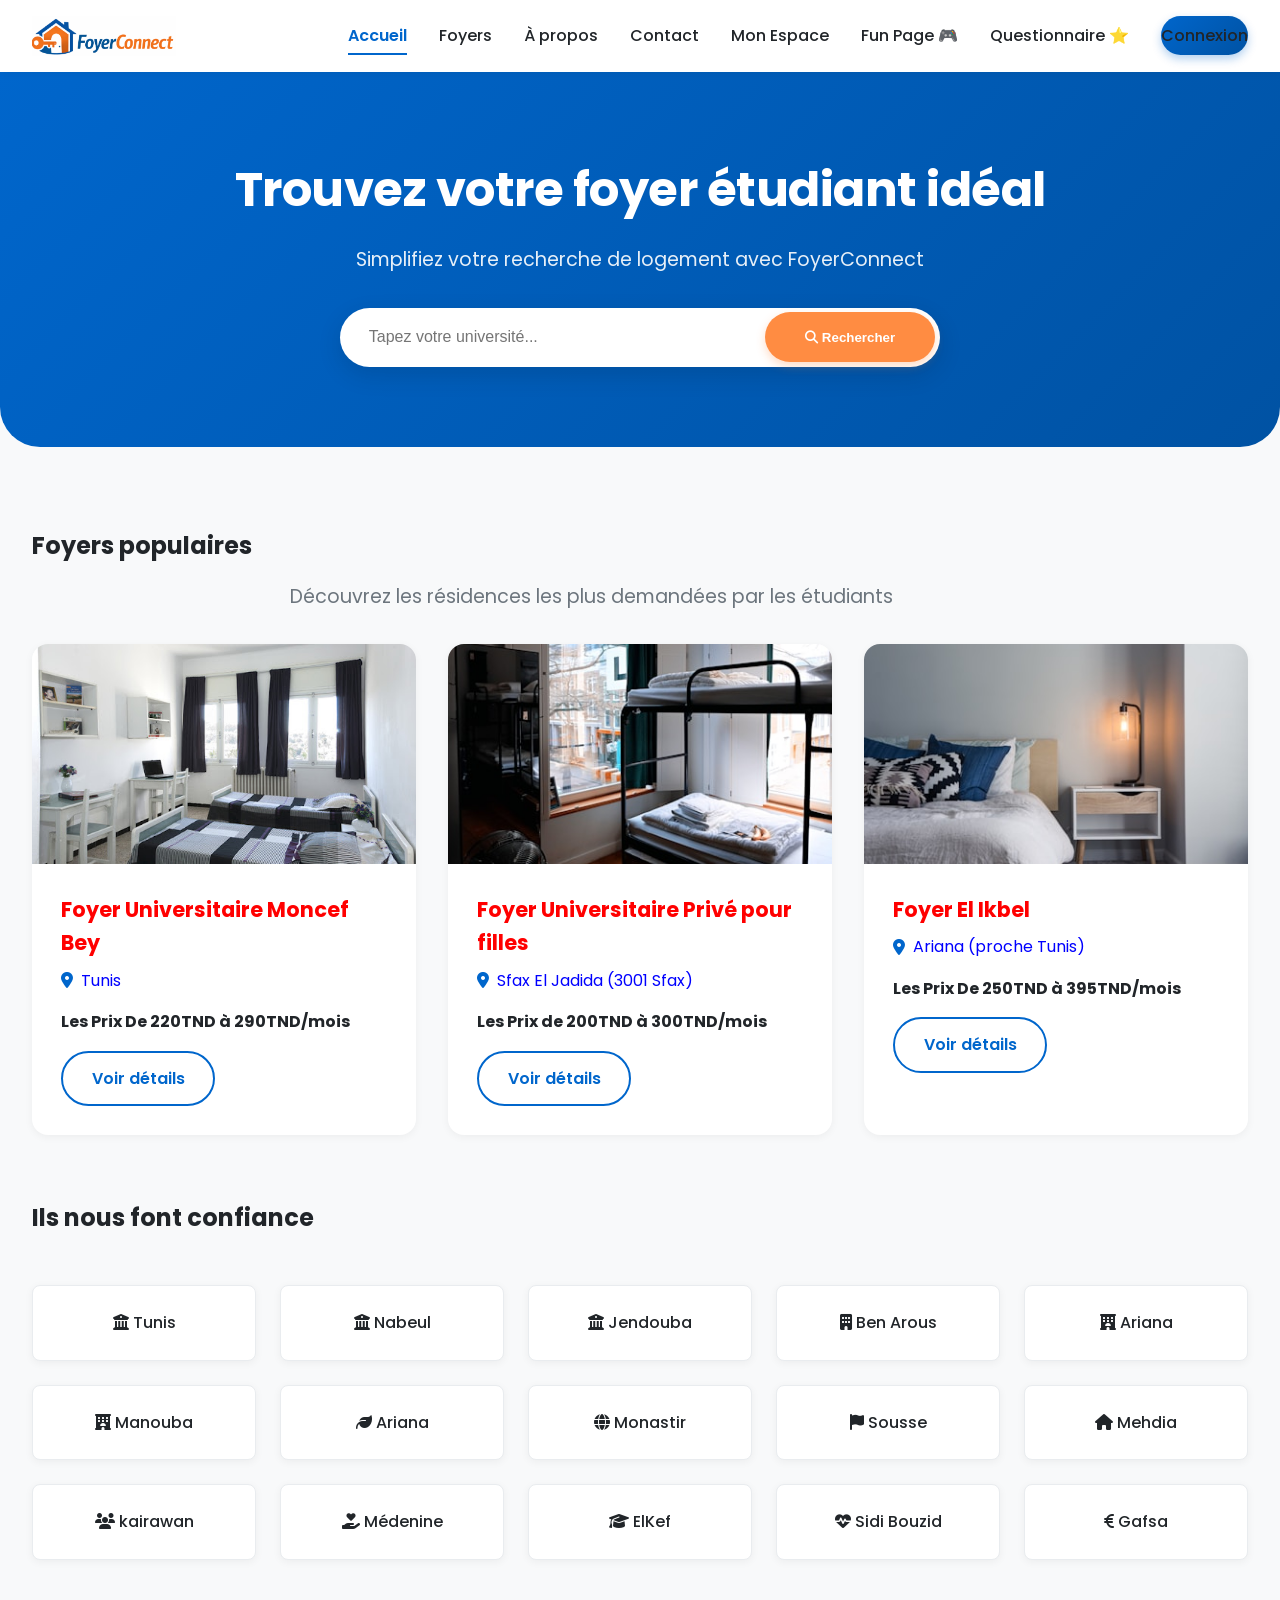
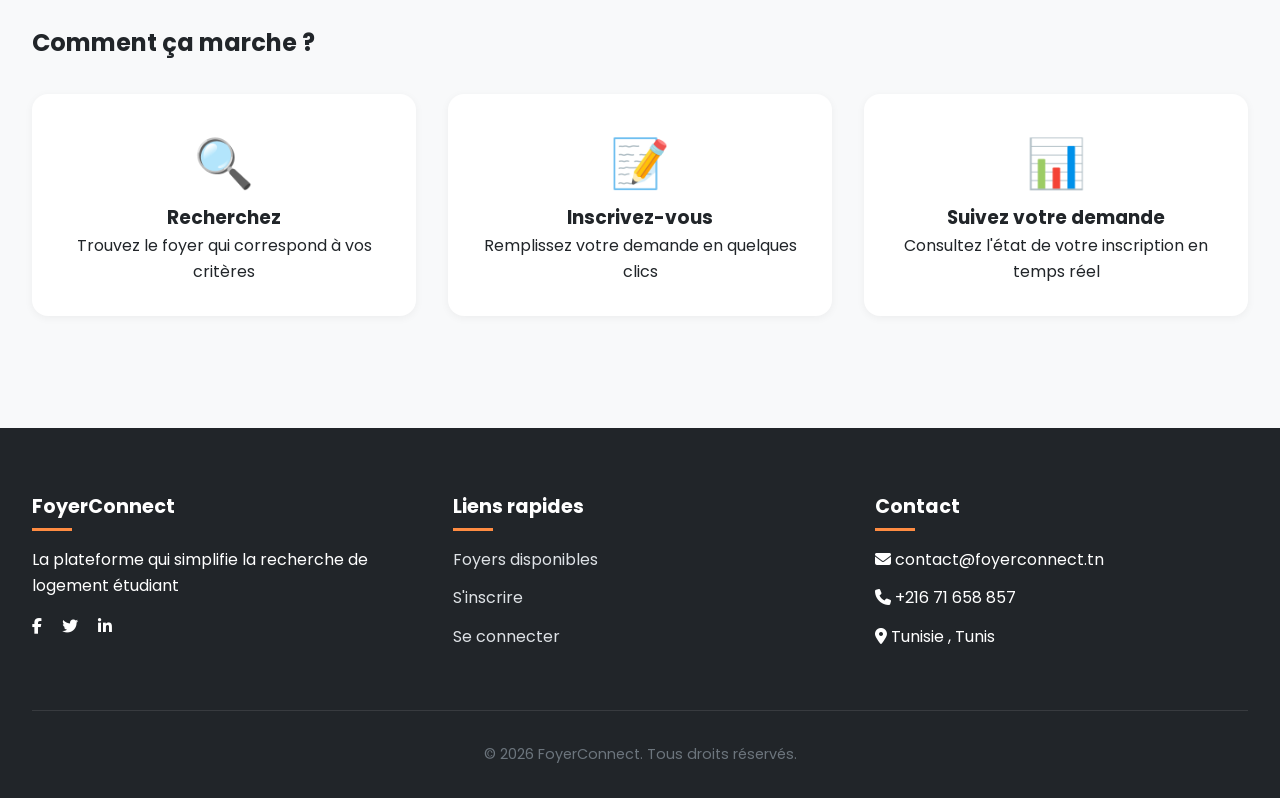
<file: index.html>
<!DOCTYPE html>
<html lang="fr">
<head>
    <meta charset="UTF-8">
    <meta name="viewport" content="width=device-width, initial-scale=1.0">
    <title>FoyerConnect - Trouvez votre logement étudiant</title>
    <link rel="stylesheet" href="css/index.css">
    <link rel="stylesheet" href="https://cdnjs.cloudflare.com/ajax/libs/font-awesome/6.4.0/css/all.min.css">
    <style>
        .intro-text {
            font-size: 1.2rem;
            color: var(--gray-600);
            max-width: 700px;
            margin: 1rem auto 2rem;
        }
    </style>
</head>
<body>
    <header>
        <nav>
            <div class="logo">
                <a href="index.html">
                    <img src="images/logo 1.png" alt="FoyerConnect" style="height: 40px;"> <!-- inline -->
                </a>
            </div>
            <ul class="nav-links">
                <li><a href="index.html" class="active">Accueil</a></li>
                <li><a href="html/foyers.html">Foyers</a></li>
                <li><a href="html/a-propos.html">À propos</a></li>
                <li><a href="html/contact-updated.html">Contact</a></li>
                <li><a href="html/espace-candidat-dynamique.html">Mon Espace</a></li>
                <li><a href="html/funpage.html">Fun Page 🎮</a></li>
                <li><a href="html/questionnaire.html">Questionnaire ⭐</a></li>
                <li><a href="html/connexion.html" class="btn-connexion">Connexion</a></li>
            </ul>
        </nav>
    </header>
    <main>
        <section class="hero">
            <h1>Trouvez votre foyer étudiant idéal</h1>
            <p>Simplifiez votre recherche de logement avec FoyerConnect</p>
            <form class="search-box" action="php/recherche.php" method="GET">
                <input type="text" name="q" placeholder="Tapez votre université...">
                <button type="submit"><i class="fas fa-search"></i> Rechercher</button>
            </form>
        </section>

        <div class="container">
            <section>
                <h2>Foyers populaires</h2>
                <p class="intro-text">Découvrez les résidences les plus demandées par les étudiants</p>
                <div class="card-grid">

                    <div class="card">
                        <img src="images/foyer 1.jpg" class="card-img" alt="chambre">

                        <div class="card-content">
                            <h3 style="color:red">Foyer Universitaire Moncef Bey</h3>
                            <p class="card-meta"><i class="fas fa-map-marker-alt"></i> Tunis</p>
                            <p><strong>Les Prix De 220TND à 290TND/mois</strong></p>
                            <a href="foyer-moncefbey.html" class="btn btn-outline" style="margin-top: 1rem;">Voir détails</a>
                        </div>
                    </div>

                    <div class="card">
                        <img src="images/photo-1555854877-bab0e564b8d5.jpg" class="card-img" alt="chambre">

                        <div class="card-content">
                            <h3 style="color:red">Foyer Universitaire Privé pour filles</h3>
                            <p class="card-meta"><i class="fas fa-map-marker-alt"></i> Sfax El Jadida (3001 Sfax)</p>
                            <p><strong>Les Prix de 200TND à 300TND/mois</strong></p>
                            <a href="foyer-sfax-filles.html" class="btn btn-outline" style="margin-top: 1rem;">Voir détails</a>
                        </div>
                    </div>

                    <div class="card">
                        <img src="images/photo-1522771739844-6a9f6d5f14af.jpg" class="card-img" alt="chambre">

                        <div class="card-content">
                            <h3 style="color:red">Foyer El Ikbel</h3>
                            <p class="card-meta"><i class="fas fa-map-marker-alt"></i> Ariana (proche Tunis)</p>
                            <p><strong>Les Prix De 250TND à 395TND/mois</strong></p>
                            <a href="foyer-el-ikbel.html" class="btn btn-outline" style="margin-top: 1rem;">Voir détails</a>
                        </div>
                    </div>

                </div>
            </section>

            <!-- Grille 5 colonnes / 3 lignes -->
            <section style="margin-top: 4rem;">
                <h2>Ils nous font confiance</h2>
                <div class="grid-5-col">
                    <div class="grid-item"><i class="fas fa-university"></i> Tunis</div>
                    <div class="grid-item"><i class="fas fa-university"></i> Nabeul</div>
                    <div class="grid-item"><i class="fas fa-university"></i> Jendouba</div>
                    <div class="grid-item"><i class="fas fa-building"></i> Ben Arous</div>
                    <div class="grid-item"><i class="fas fa-hotel"></i> Ariana</div>
                    <div class="grid-item"><i class="fas fa-hotel"></i> Manouba</div>
                    <div class="grid-item"><i class="fas fa-leaf"></i> Ariana</div>
                    <div class="grid-item"><i class="fas fa-globe"></i> Monastir</div>
                    <div class="grid-item"><i class="fas fa-flag"></i> Sousse</div>
                    <div class="grid-item"><i class="fas fa-home"></i> Mehdia</div>
                    <div class="grid-item"><i class="fas fa-users"></i> kairawan</div>
                    <div class="grid-item"><i class="fas fa-hand-holding-heart"></i> Médenine</div>
                    <div class="grid-item"><i class="fas fa-graduation-cap"></i> ElKef</div>
                    <div class="grid-item"><i class="fas fa-heartbeat"></i> Sidi Bouzid</div>
                    <div class="grid-item"><i class="fas fa-euro-sign"></i> Gafsa</div>
                </div>
            </section>

            <section style="margin-top: 4rem;">
                <h2>Comment ça marche ?</h2>
                <div style="display: grid; grid-template-columns: repeat(3, 1fr); gap: 2rem; margin-top: 2rem;">
                    <div style="text-align: center; background: var(--white); padding: 2rem; border-radius: var(--border-radius); box-shadow: var(--shadow-sm);">
                        <div style="font-size: 3rem; color: var(--primary);">🔍</div>
                        <h3>Recherchez</h3>
                        <p>Trouvez le foyer qui correspond à vos critères</p>
                    </div>
                    <div style="text-align: center; background: var(--white); padding: 2rem; border-radius: var(--border-radius); box-shadow: var(--shadow-sm);">
                        <div style="font-size: 3rem; color: var(--primary);">📝</div>
                        <h3>Inscrivez-vous</h3>
                        <p>Remplissez votre demande en quelques clics</p>
                    </div>
                    <div style="text-align: center; background: var(--white); padding: 2rem; border-radius: var(--border-radius); box-shadow: var(--shadow-sm);">
                        <div style="font-size: 3rem; color: var(--primary);">📊</div>
                        <h3>Suivez votre demande</h3>
                        <p>Consultez l'état de votre inscription en temps réel</p>
                    </div>
                </div>
            </section>
        </div>
    </main>

    <footer>
        <div class="footer-content">
            <div class="footer-section">
                <h4>FoyerConnect</h4>
                <p>La plateforme qui simplifie la recherche de logement étudiant</p>
                <div style="margin-top: 1rem;">
                    <a href="#" style="margin-right: 1rem; color: var(--white);"><i class="fab fa-facebook-f"></i></a>
                    <a href="#" style="margin-right: 1rem; color: var(--white);"><i class="fab fa-twitter"></i></a>
                    <a href="#" style="color: var(--white);"><i class="fab fa-linkedin-in"></i></a>
                </div>
            </div>
            <div class="footer-section">
                <h4>Liens rapides</h4>
                <ul>
                    <li><a href="html/foyers.html">Foyers disponibles</a></li>
                    <li><a href="html/inscription.html">S'inscrire</a></li>
                    <li><a href="html/connexion.html">Se connecter</a></li>
                </ul>
            </div>
            <div class="footer-section">
                <h4>Contact</h4>
                <ul>
                    <li><i class="fas fa-envelope"></i> contact@foyerconnect.tn</li>
                    <li><i class="fas fa-phone"></i> +216 71 658 857</li>
                    <li><i class="fas fa-map-marker-alt"></i> Tunisie , Tunis</li>
                </ul>
            </div>
        </div>
        <div class="footer-bottom">
            <p>&copy; 2026 FoyerConnect. Tous droits réservés.</p>
        </div>
    </footer>
</body>
</html>
</file>
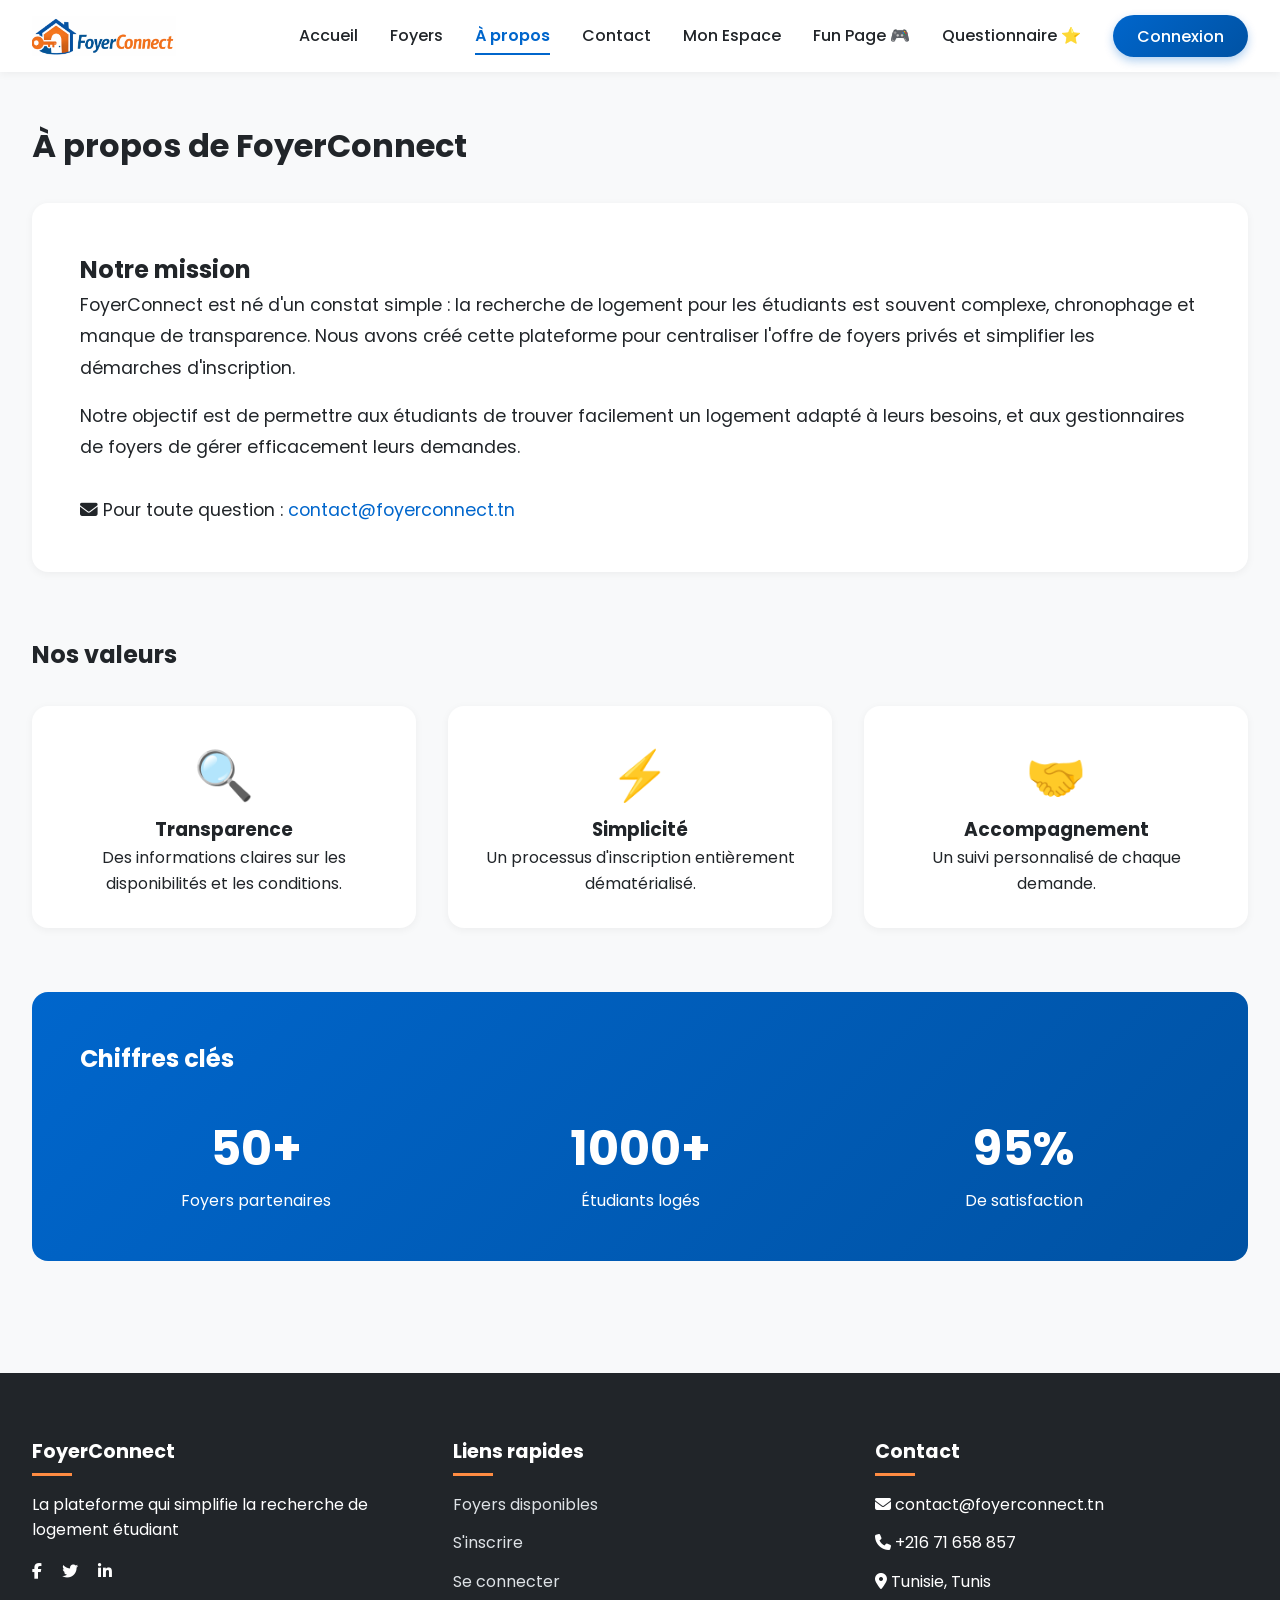
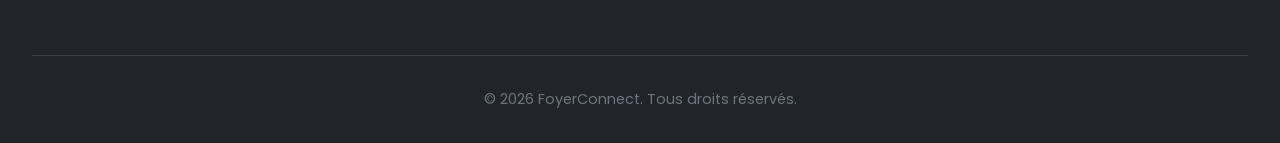
<file: html/a-propos.html>
<!DOCTYPE html>
<html lang="fr">
<head>
    <meta charset="UTF-8">
    <meta name="viewport" content="width=device-width, initial-scale=1.0">
    <title>À propos - FoyerConnect</title>
    <link rel="stylesheet" href="../css/a-propos.css">
    <link rel="stylesheet" href="https://cdnjs.cloudflare.com/ajax/libs/font-awesome/6.4.0/css/all.min.css">
</head>
<body>
    <header>
        <nav>
            <div class="logo">
                <a href="../index.html">
                    <img src="../images/logo 1.png" alt="FoyerConnect" style="height: 40px;">
                </a>
            </div>
            <ul class="nav-links">
                <li><a href="../index.html">Accueil</a></li>
                <li><a href="foyers.html">Foyers</a></li>
                <li><a href="a-propos.html" class="active">À propos</a></li>
                <li><a href="contact-updated.html">Contact</a></li>
                <li><a href="espace-candidat-dynamique.html">Mon Espace</a></li>
                <li><a href="funpage.html">Fun Page 🎮</a></li>
                <li><a href="questionnaire.html">Questionnaire ⭐</a></li>
                <li><a href="connexion.html" class="btn-connexion">Connexion</a></li>
            </ul>
        </nav>
    </header>

    <main>
        <div class="container">
            <h1>À propos de FoyerConnect</h1>
            
            <div style="background: var(--white); padding: 3rem; border-radius: var(--border-radius); box-shadow: var(--shadow-sm); margin: 2rem 0;">
                <h2>Notre mission</h2>
                <p style="font-size: 1.1rem; line-height: 1.8;">FoyerConnect est né d'un constat simple : la recherche de logement pour les étudiants est souvent complexe, chronophage et manque de transparence. Nous avons créé cette plateforme pour centraliser l'offre de foyers privés et simplifier les démarches d'inscription.</p>
                <p style="font-size: 1.1rem; line-height: 1.8; margin-top: 1rem;">Notre objectif est de permettre aux étudiants de trouver facilement un logement adapté à leurs besoins, et aux gestionnaires de foyers de gérer efficacement leurs demandes.</p>
                <p style="margin-top: 2rem; font-size: 1.1rem;">
                    <i class="fas fa-envelope"></i> Pour toute question : 
                    <a href="mailto:contact@foyerconnect.tn?subject=Demande%20d'information&body=Bonjour,%20je%20souhaiterais%20en%20savoir%20plus%20sur...">contact@foyerconnect.tn</a>
                </p>
            </div> 

            <div style="margin: 4rem 0;">
                <h2>Nos valeurs</h2>
                <div style="display: grid; grid-template-columns: repeat(3, 1fr); gap: 2rem; margin-top: 2rem;">
                    <div style="background: var(--white); padding: 2rem; border-radius: var(--border-radius); box-shadow: var(--shadow-sm); text-align: center;">
                        <div style="font-size: 3rem;">🔍</div>
                        <h3>Transparence</h3>
                        <p>Des informations claires sur les disponibilités et les conditions.</p>
                    </div>
                    <div style="background: var(--white); padding: 2rem; border-radius: var(--border-radius); box-shadow: var(--shadow-sm); text-align: center;">
                        <div style="font-size: 3rem;">⚡</div>
                        <h3>Simplicité</h3>
                        <p>Un processus d'inscription entièrement dématérialisé.</p>
                    </div>
                    <div style="background: var(--white); padding: 2rem; border-radius: var(--border-radius); box-shadow: var(--shadow-sm); text-align: center;">
                        <div style="font-size: 3rem;">🤝</div>
                        <h3>Accompagnement</h3>
                        <p>Un suivi personnalisé de chaque demande.</p>
                    </div>
                </div>
            </div>

            <div style="background: linear-gradient(135deg, var(--primary) 0%, var(--primary-dark) 100%); padding: 3rem; border-radius: var(--border-radius); color: var(--white);">
                <h2 style="color: white;">Chiffres clés</h2>
                <div style="display: grid; grid-template-columns: repeat(3, 1fr); gap: 2rem; text-align: center; margin-top: 2rem;">
                    <div>
                        <div style="font-size: 3rem; font-weight: 700;">50+</div>
                        <div>Foyers partenaires</div>
                    </div>
                    <div>
                        <div style="font-size: 3rem; font-weight: 700;">1000+</div>
                        <div>Étudiants logés</div>
                    </div>
                    <div>
                        <div style="font-size: 3rem; font-weight: 700;">95%</div>
                        <div>De satisfaction</div>
                    </div>
                </div>
            </div>
        </div>
    </main>

    <footer>
        <div class="footer-content">
            <div class="footer-section">
                <h4>FoyerConnect</h4>
                <p>La plateforme qui simplifie la recherche de logement étudiant</p>
                <div style="margin-top: 1rem;">
                    <a href="#" style="margin-right: 1rem; color: var(--white);"><i class="fab fa-facebook-f"></i></a>
                    <a href="#" style="margin-right: 1rem; color: var(--white);"><i class="fab fa-twitter"></i></a>
                    <a href="#" style="color: var(--white);"><i class="fab fa-linkedin-in"></i></a>
                </div>
            </div>
            <div class="footer-section">
                <h4>Liens rapides</h4>
                <ul>
                    <li><a href="foyers.html">Foyers disponibles</a></li>
                    <li><a href="inscription.html">S'inscrire</a></li>
                    <li><a href="connexion.html">Se connecter</a></li>
                </ul>
            </div>
            <div class="footer-section">
                <h4>Contact</h4>
                <ul>
                    <li><i class="fas fa-envelope"></i> contact@foyerconnect.tn</li>
                    <li><i class="fas fa-phone"></i> +216 71 658 857</li>
                    <li><i class="fas fa-map-marker-alt"></i> Tunisie, Tunis</li>
                </ul>
            </div>
        </div>
        <div class="footer-bottom">
            <p>&copy; 2026 FoyerConnect. Tous droits réservés.</p>
        </div>
    </footer>
</body>
</html>
</file>
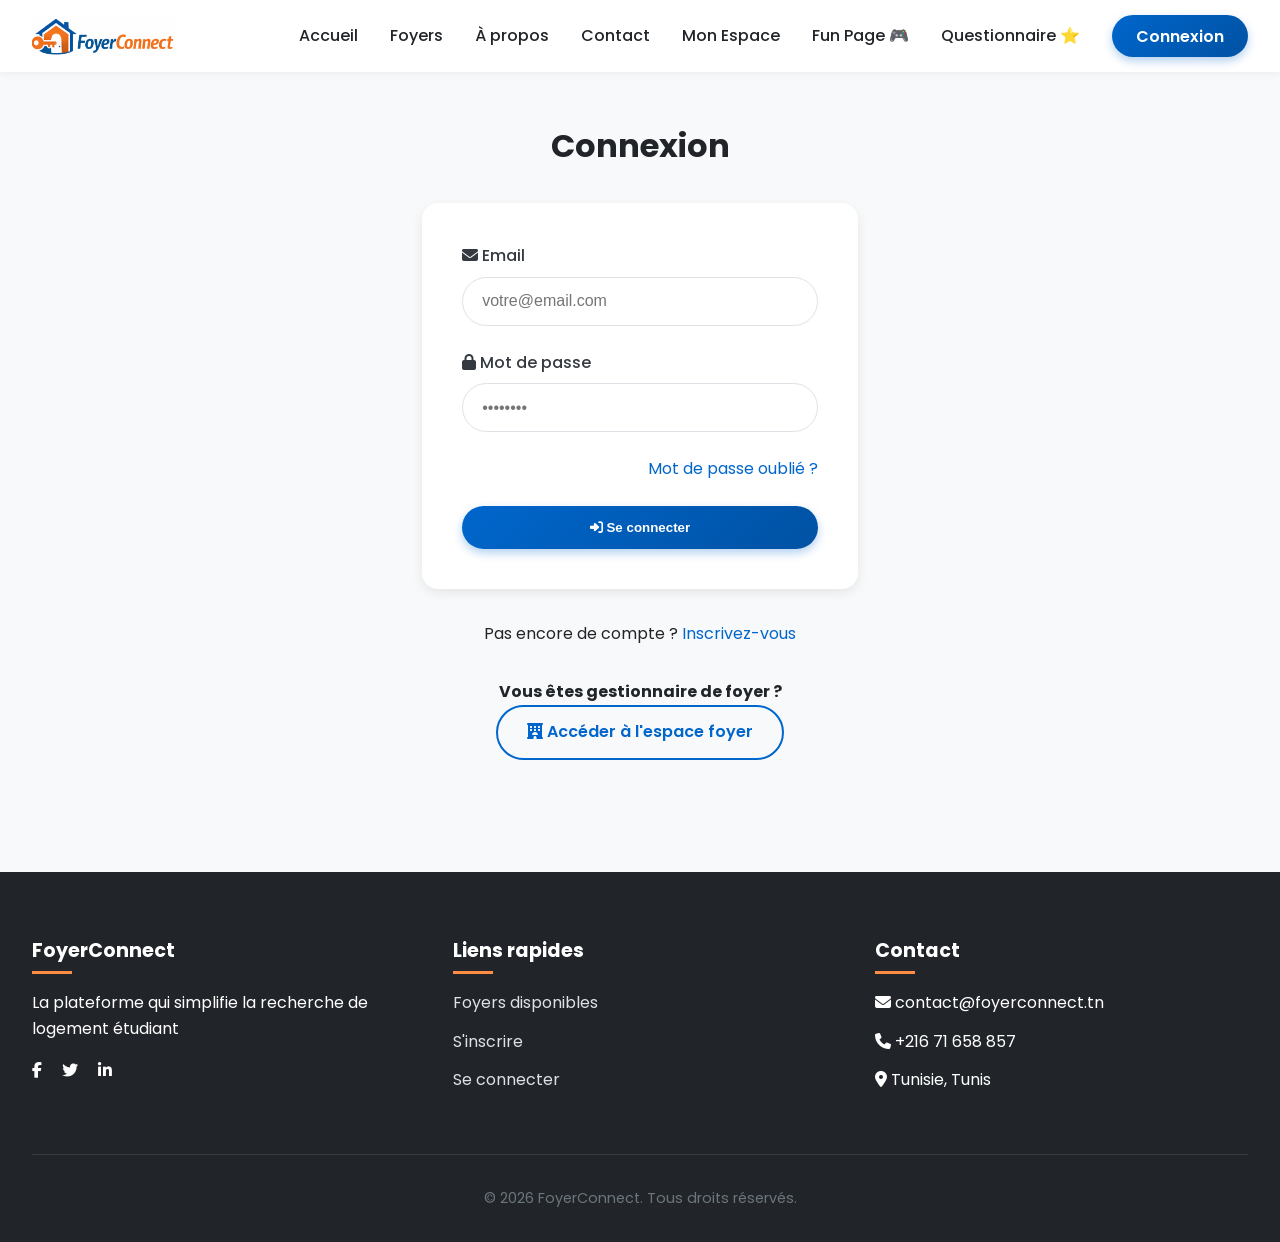
<file: html/connexion.html>
<!DOCTYPE html>
<html lang="fr">
<head>
    <meta charset="UTF-8">
    <meta name="viewport" content="width=device-width, initial-scale=1.0">
    <title>Connexion - FoyerConnect</title>
    <link rel="stylesheet" href="../css/connexion.css">
    <link rel="stylesheet" href="https://cdnjs.cloudflare.com/ajax/libs/font-awesome/6.4.0/css/all.min.css">
</head>
<body>
    <header>
        <nav>
            <div class="logo">
                <a href="../index.html">
                    <img src="../images/logo 1.png" alt="FoyerConnect" style="height: 40px;">
                </a>
            </div>
            <ul class="nav-links">
                <li><a href="../index.html">Accueil</a></li>
                <li><a href="foyers.html">Foyers</a></li>
                <li><a href="a-propos.html">À propos</a></li>
                <li><a href="contact-updated.html">Contact</a></li>
                <li><a href="espace-candidat-dynamique.html">Mon Espace</a></li>
                <li><a href="funpage.html">Fun Page 🎮</a></li>
                <li><a href="questionnaire.html">Questionnaire ⭐</a></li>
                <li><a href="connexion.html" class="btn-connexion active">Connexion</a></li>
            </ul>
        </nav>
    </header>

    <main>
        <div class="container" style="max-width: 500px;">
            <h1 style="text-align: center;">Connexion</h1>
            <form action="../php/traitement_connexion.php" method="POST" style="background: var(--white); padding: 2.5rem; border-radius: var(--border-radius); box-shadow: var(--shadow-md); margin-top: 2rem;">
                <div class="form-group">
                    <label><i class="fas fa-envelope"></i> Email</label>
                    <input type="email" name="email" required placeholder="votre@email.com">
                </div>
                <div class="form-group">
                    <label><i class="fas fa-lock"></i> Mot de passe</label>
                    <input type="password" name="password" required placeholder="••••••••">
                </div>
                <div style="text-align: right; margin-bottom: 1.5rem;">
                    <a href="#">Mot de passe oublié ?</a>
                </div>
                <button type="submit" class="btn btn-primary" style="width: 100%;"><i class="fas fa-sign-in-alt"></i> Se connecter</button>
            </form>

            <p style="text-align: center; margin-top: 2rem;">
                Pas encore de compte ? <a href="inscription.html">Inscrivez-vous</a>
            </p>

            <div style="margin-top: 2rem; text-align: center;">
                <p><strong>Vous êtes gestionnaire de foyer ?</strong></p>
                <a href="espace-foyer.html" class="btn btn-outline"><i class="fas fa-hotel"></i> Accéder à l'espace foyer</a>
            </div>
        </div>
    </main>

    <footer>
        <div class="footer-content">
            <div class="footer-section">
                <h4>FoyerConnect</h4>
                <p>La plateforme qui simplifie la recherche de logement étudiant</p>
                <div style="margin-top: 1rem;">
                    <a href="#" style="margin-right: 1rem; color: var(--white);"><i class="fab fa-facebook-f"></i></a>
                    <a href="#" style="margin-right: 1rem; color: var(--white);"><i class="fab fa-twitter"></i></a>
                    <a href="#" style="color: var(--white);"><i class="fab fa-linkedin-in"></i></a>
                </div>
            </div>
            <div class="footer-section">
                <h4>Liens rapides</h4>
                <ul>
                    <li><a href="foyers.html">Foyers disponibles</a></li>
                    <li><a href="inscription.html">S'inscrire</a></li>
                    <li><a href="connexion.html">Se connecter</a></li>
                </ul>
            </div>
            <div class="footer-section">
                <h4>Contact</h4>
                <ul>
                    <li><i class="fas fa-envelope"></i> contact@foyerconnect.tn</li>
                    <li><i class="fas fa-phone"></i> +216 71 658 857</li>
                    <li><i class="fas fa-map-marker-alt"></i> Tunisie, Tunis</li>
                </ul>
            </div>
        </div>
        <div class="footer-bottom">
            <p>&copy; 2026 FoyerConnect. Tous droits réservés.</p>
        </div>
    </footer>
</body>
</html>
</file>
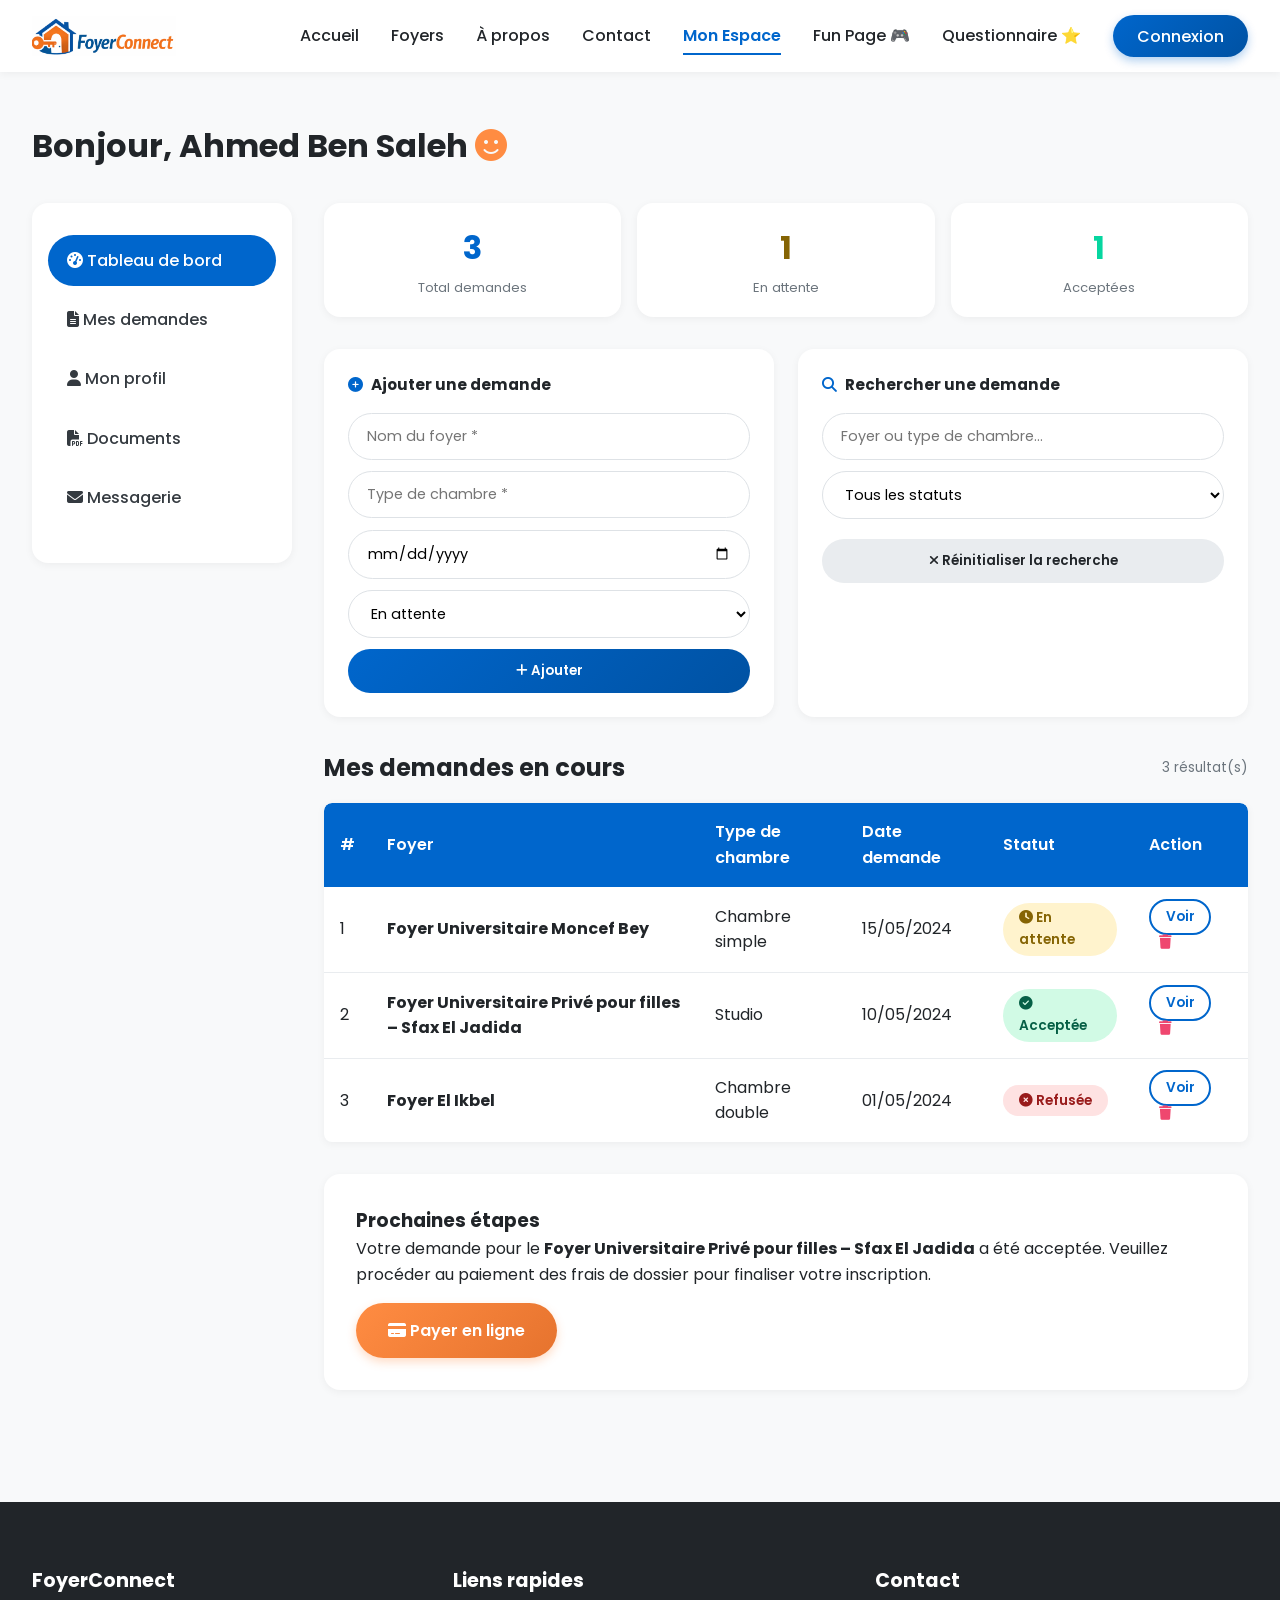
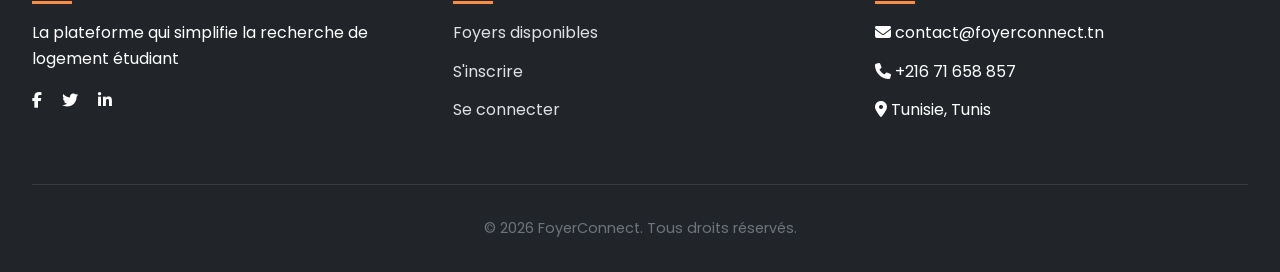
<file: html/espace-candidat-dynamique.html>
<!DOCTYPE html>
<html lang="fr">
<head>
    <meta charset="UTF-8">
    <meta name="viewport" content="width=device-width, initial-scale=1.0">
    <title>Espace Candidat Dynamique - FoyerConnect</title>
    <link rel="stylesheet" href="../css/espace-candidat.css">
    <link rel="stylesheet" href="https://cdnjs.cloudflare.com/ajax/libs/font-awesome/6.4.0/css/all.min.css">
    <style>
        .stats-row {
            display: grid;
            grid-template-columns: repeat(3, 1fr);
            gap: 1rem;
            margin-bottom: 2rem;
        }
        .stat-box {
            background: var(--white);
            border-radius: var(--border-radius);
            padding: 1.2rem 1.5rem;
            box-shadow: var(--shadow-sm);
            text-align: center;
        }
        .stat-box .num {
            font-size: 2rem;
            font-weight: 700;
            color: var(--primary);
        }
        .stat-box .lbl {
            font-size: 0.82rem;
            color: var(--gray-600);
            margin-top: 0.2rem;
        }
        .forms-row {
            display: grid;
            grid-template-columns: 1fr 1fr;
            gap: 1.5rem;
            margin-bottom: 2rem;
        }
        .form-box {
            background: var(--white);
            border-radius: var(--border-radius);
            padding: 1.5rem;
            box-shadow: var(--shadow-sm);
        }
        .form-box h3 {
            font-size: 0.95rem;
            margin-bottom: 1rem;
            display: flex;
            align-items: center;
            gap: 0.5rem;
            color: var(--dark);
        }
        .form-box h3 i { color: var(--primary); }
        .form-box input,
        .form-box select {
            width: 100%;
            padding: 0.75rem 1.1rem;
            border: 1px solid var(--gray-300);
            border-radius: 40px;
            font-size: 0.9rem;
            font-family: 'Poppins', sans-serif;
            outline: none;
            margin-bottom: 0.7rem;
            transition: var(--transition);
            background: var(--white);
        }
        .form-box input:focus,
        .form-box select:focus {
            border-color: var(--primary);
            box-shadow: 0 0 0 3px rgba(0,102,204,0.12);
        }
        .btn-add {
            background: linear-gradient(135deg, var(--primary), var(--primary-dark));
            color: var(--white);
            border: none;
            border-radius: 40px;
            padding: 0.75rem 1.5rem;
            font-weight: 600;
            font-family: 'Poppins', sans-serif;
            cursor: pointer;
            width: 100%;
            transition: var(--transition);
        }
        .btn-add:hover {
            transform: translateY(-2px);
            box-shadow: 0 6px 14px rgba(0,102,204,0.3);
        }
        .btn-reset {
            background: var(--gray-200);
            color: var(--dark);
            border: none;
            border-radius: 40px;
            padding: 0.75rem 1.5rem;
            font-weight: 600;
            font-family: 'Poppins', sans-serif;
            cursor: pointer;
            width: 100%;
            margin-top: 0.5rem;
            transition: var(--transition);
        }
        .btn-reset:hover { background: var(--gray-300); }
        .table-title-row {
            display: flex;
            justify-content: space-between;
            align-items: center;
            margin-bottom: 1rem;
        }
        .result-count {
            font-size: 0.85rem;
            color: var(--gray-600);
        }
        .btn-del {
            background: none;
            border: none;
            color: var(--danger);
            cursor: pointer;
            font-size: 0.9rem;
            padding: 0.3rem 0.6rem;
            border-radius: 6px;
            transition: var(--transition);
        }
        .btn-del:hover { background: #fee2e2; }
        .empty-row td {
            text-align: center;
            padding: 2.5rem;
            color: var(--gray-600);
        }
        @media (max-width: 768px) {
            .forms-row { grid-template-columns: 1fr; }
            .stats-row { grid-template-columns: 1fr; }
        }
    </style>
</head>
<body>

<header>
    <nav>
        <div class="logo">
            <a href="../index.html">
                <img src="../images/logo 1.png" alt="FoyerConnect" style="height: 40px;">
            </a>
        </div>
        <ul class="nav-links">
            <li><a href="../index.html">Accueil</a></li>
            <li><a href="foyers.html">Foyers</a></li>
            <li><a href="a-propos.html">À propos</a></li>
            <li><a href="contact-updated.html">Contact</a></li>
            <li><a href="espace-candidat-dynamique.html" class="active">Mon Espace</a></li>
            <li><a href="funpage.html">Fun Page 🎮</a></li>
            <li><a href="questionnaire.html">Questionnaire ⭐</a></li>
            <li><a href="connexion.html" class="btn-connexion">Connexion</a></li>
        </ul>
    </nav>
</header>

<main>
<div class="container">

    <h1>Bonjour, Ahmed Ben Saleh <i class="fas fa-smile" style="color: var(--secondary);"></i></h1>

    <div class="dashboard">

        <div class="dashboard-sidebar">
            <ul>
                <li><a href="#" class="active"><i class="fas fa-tachometer-alt"></i> Tableau de bord</a></li>
                <li><a href="#"><i class="fas fa-file-alt"></i> Mes demandes</a></li>
                <li><a href="#"><i class="fas fa-user"></i> Mon profil</a></li>
                <li><a href="#"><i class="fas fa-file-pdf"></i> Documents</a></li>
                <li><a href="#"><i class="fas fa-envelope"></i> Messagerie</a></li>
            </ul>
        </div>

        <div>

            <div class="stats-row">
                <div class="stat-box">
                    <div class="num" id="statTotal">3</div>
                    <div class="lbl">Total demandes</div>
                </div>
                <div class="stat-box">
                    <div class="num" id="statAttente" style="color: #856404;">1</div>
                    <div class="lbl">En attente</div>
                </div>
                <div class="stat-box">
                    <div class="num" id="statAcceptee" style="color: var(--success);">1</div>
                    <div class="lbl">Acceptées</div>
                </div>
            </div>

            <div class="forms-row">

                <div class="form-box">
                    <h3><i class="fas fa-plus-circle"></i> Ajouter une demande</h3>
                    <input type="text" id="addFoyer" placeholder="Nom du foyer *">
                    <input type="text" id="addType" placeholder="Type de chambre *">
                    <input type="date" id="addDate">
                    <select id="addStatut">
                        <option value="attente">En attente</option>
                        <option value="acceptee">Acceptée</option>
                        <option value="refusee">Refusée</option>
                    </select>
                    <button class="btn-add" onclick="ajouterDemande()">
                        <i class="fas fa-plus"></i> Ajouter
                    </button>
                </div>

                <div class="form-box">
                    <h3><i class="fas fa-search"></i> Rechercher une demande</h3>
                    <input type="text" id="searchInput" placeholder="Foyer ou type de chambre..." oninput="rechercherDemandes()">
                    <select id="searchStatut" onchange="rechercherDemandes()">
                        <option value="">Tous les statuts</option>
                        <option value="attente">En attente</option>
                        <option value="acceptee">Acceptée</option>
                        <option value="refusee">Refusée</option>
                    </select>
                    <button class="btn-reset" onclick="reinitialiserRecherche()">
                        <i class="fas fa-times"></i> Réinitialiser la recherche
                    </button>
                </div>

            </div>

            <div class="table-title-row">
                <h2>Mes demandes en cours</h2>
                <span class="result-count" id="resultCount">3 résultat(s)</span>
            </div>

            <div class="table-responsive">
                <table>
                    <thead>
                        <tr>
                            <th>#</th>
                            <th>Foyer</th>
                            <th>Type de chambre</th>
                            <th>Date demande</th>
                            <th>Statut</th>
                            <th>Action</th>
                        </tr>
                    </thead>
                    <tbody id="tableBody"></tbody>
                </table>
            </div>

            <div style="margin-top: 2rem; background: var(--white); padding: 2rem; border-radius: var(--border-radius); box-shadow: var(--shadow-sm);">
                <h3>Prochaines étapes</h3>
                <p>Votre demande pour le <strong>Foyer Universitaire Privé pour filles – Sfax El Jadida</strong> a été acceptée. Veuillez procéder au paiement des frais de dossier pour finaliser votre inscription.</p>
                <a href="#" class="btn btn-success" style="display:inline-block; margin-top:1rem;">
                    <i class="fas fa-credit-card"></i> Payer en ligne
                </a>
            </div>

        </div>
    </div>
</div>
</main>

<footer>
    <div class="footer-content">
        <div class="footer-section">
            <h4>FoyerConnect</h4>
            <p>La plateforme qui simplifie la recherche de logement étudiant</p>
            <div style="margin-top: 1rem;">
                <a href="#" style="margin-right: 1rem; color: var(--white);"><i class="fab fa-facebook-f"></i></a>
                <a href="#" style="margin-right: 1rem; color: var(--white);"><i class="fab fa-twitter"></i></a>
                <a href="#" style="color: var(--white);"><i class="fab fa-linkedin-in"></i></a>
            </div>
        </div>
        <div class="footer-section">
            <h4>Liens rapides</h4>
            <ul>
                <li><a href="foyers.html">Foyers disponibles</a></li>
                <li><a href="inscription.html">S'inscrire</a></li>
                <li><a href="connexion.html">Se connecter</a></li>
            </ul>
        </div>
        <div class="footer-section">
            <h4>Contact</h4>
            <ul>
                <li><i class="fas fa-envelope"></i> contact@foyerconnect.tn</li>
                <li><i class="fas fa-phone"></i> +216 71 658 857</li>
                <li><i class="fas fa-map-marker-alt"></i> Tunisie, Tunis</li>
            </ul>
        </div>
    </div>
    <div class="footer-bottom">
        <p>&copy; 2026 FoyerConnect. Tous droits réservés.</p>
    </div>
</footer>

<script>
/*
 * ============================================================
 *  FoyerConnect - Espace Candidat : JavaScript Dynamique
 * ============================================================
 */

function Demande(foyer, type, date, statut) {
    this.id     = ++Demande.compteur;
    this.foyer  = foyer;
    this.type   = type;
    this.date   = date;
    this.statut = statut;
}
Demande.compteur = 0;

var demandes = [
    new Demande("Foyer Universitaire Moncef Bey", "Chambre simple", "2024-05-15", "attente"),
    new Demande("Foyer Universitaire Privé pour filles – Sfax El Jadida", "Studio", "2024-05-10", "acceptee"),
    new Demande("Foyer El Ikbel", "Chambre double", "2024-05-01", "refusee")
];

function afficherTableau(liste) {
    var tbody = document.getElementById("tableBody");
    tbody.innerHTML = "";

    if (liste.length === 0) {
        tbody.innerHTML =
            '<tr class="empty-row"><td colspan="6">' +
            '<i class="fas fa-inbox" style="font-size:2rem; display:block; margin-bottom:.5rem;"></i>' +
            'Aucune demande trouvée.</td></tr>';
        document.getElementById("resultCount").textContent = "0 résultat";
        return;
    }

    for (var i = 0; i < liste.length; i++) {
        tbody.appendChild(creerLigne(liste[i], i + 1));
    }

    document.getElementById("resultCount").textContent = liste.length + " résultat(s)";
}

function creerLigne(d, num) {
    var badges = {
        attente:  { cls: "status status-attente",  txt: '<i class="fas fa-clock"></i> En attente' },
        acceptee: { cls: "status status-acceptee", txt: '<i class="fas fa-check-circle"></i> Acceptée' },
        refusee:  { cls: "status status-refusee",  txt: '<i class="fas fa-times-circle"></i> Refusée' }
    };
    var b = badges[d.statut] || badges["attente"];
    var dateAff = d.date ? d.date.split("-").reverse().join("/") : "—";

    var tr = document.createElement("tr");
    tr.innerHTML =
        "<td>" + num + "</td>" +
        "<td><strong>" + d.foyer + "</strong></td>" +
        "<td>" + d.type + "</td>" +
        "<td>" + dateAff + "</td>" +
        "<td><span class='" + b.cls + "'>" + b.txt + "</span></td>" +
        "<td>" +
            "<a href='#' class='btn btn-outline' style='padding:0.4rem 0.9rem; font-size:0.85rem;'>Voir</a>" +
            " <button class='btn-del' onclick='supprimerDemande(" + d.id + ")' title='Supprimer'>" +
            "<i class='fas fa-trash'></i></button>" +
        "</td>";
    return tr;
}

function ajouterDemande() {
    var foyer  = document.getElementById("addFoyer").value.trim();
    var type   = document.getElementById("addType").value.trim();
    var date   = document.getElementById("addDate").value;
    var statut = document.getElementById("addStatut").value;

    if (!foyer || !type) {
        alert("Veuillez remplir au moins le nom du foyer et le type de chambre.");
        return;
    }
    if (!date) {
        var today = new Date();
        date = today.getFullYear() + "-" +
               String(today.getMonth() + 1).padStart(2, "0") + "-" +
               String(today.getDate()).padStart(2, "0");
    }

    demandes.push(new Demande(foyer, type, date, statut));

    document.getElementById("addFoyer").value  = "";
    document.getElementById("addType").value   = "";
    document.getElementById("addDate").value   = "";
    document.getElementById("addStatut").value = "attente";

    afficherTableau(demandes);
    mettreAJourStats();
}

function rechercherDemandes() {
    var texte  = document.getElementById("searchInput").value.toLowerCase().trim();
    var statut = document.getElementById("searchStatut").value;

    var resultats = demandes.filter(function(d) {
        var okTexte  = !texte  || d.foyer.toLowerCase().includes(texte) || d.type.toLowerCase().includes(texte);
        var okStatut = !statut || d.statut === statut;
        return okTexte && okStatut;
    });

    afficherTableau(resultats);
}

function reinitialiserRecherche() {
    document.getElementById("searchInput").value  = "";
    document.getElementById("searchStatut").value = "";
    afficherTableau(demandes);
    mettreAJourStats();
}

function supprimerDemande(id) {
    if (!confirm("Confirmer la suppression de cette demande ?")) return;
    demandes = demandes.filter(function(d) { return d.id !== id; });
    afficherTableau(demandes);
    mettreAJourStats();
}

function mettreAJourStats() {
    document.getElementById("statTotal").textContent    = demandes.length;
    document.getElementById("statAttente").textContent  = demandes.filter(function(d) { return d.statut === "attente"; }).length;
    document.getElementById("statAcceptee").textContent = demandes.filter(function(d) { return d.statut === "acceptee"; }).length;
}

window.onload = function() {
    afficherTableau(demandes);
    mettreAJourStats();
};
</script>

</body>
</html>
</file>
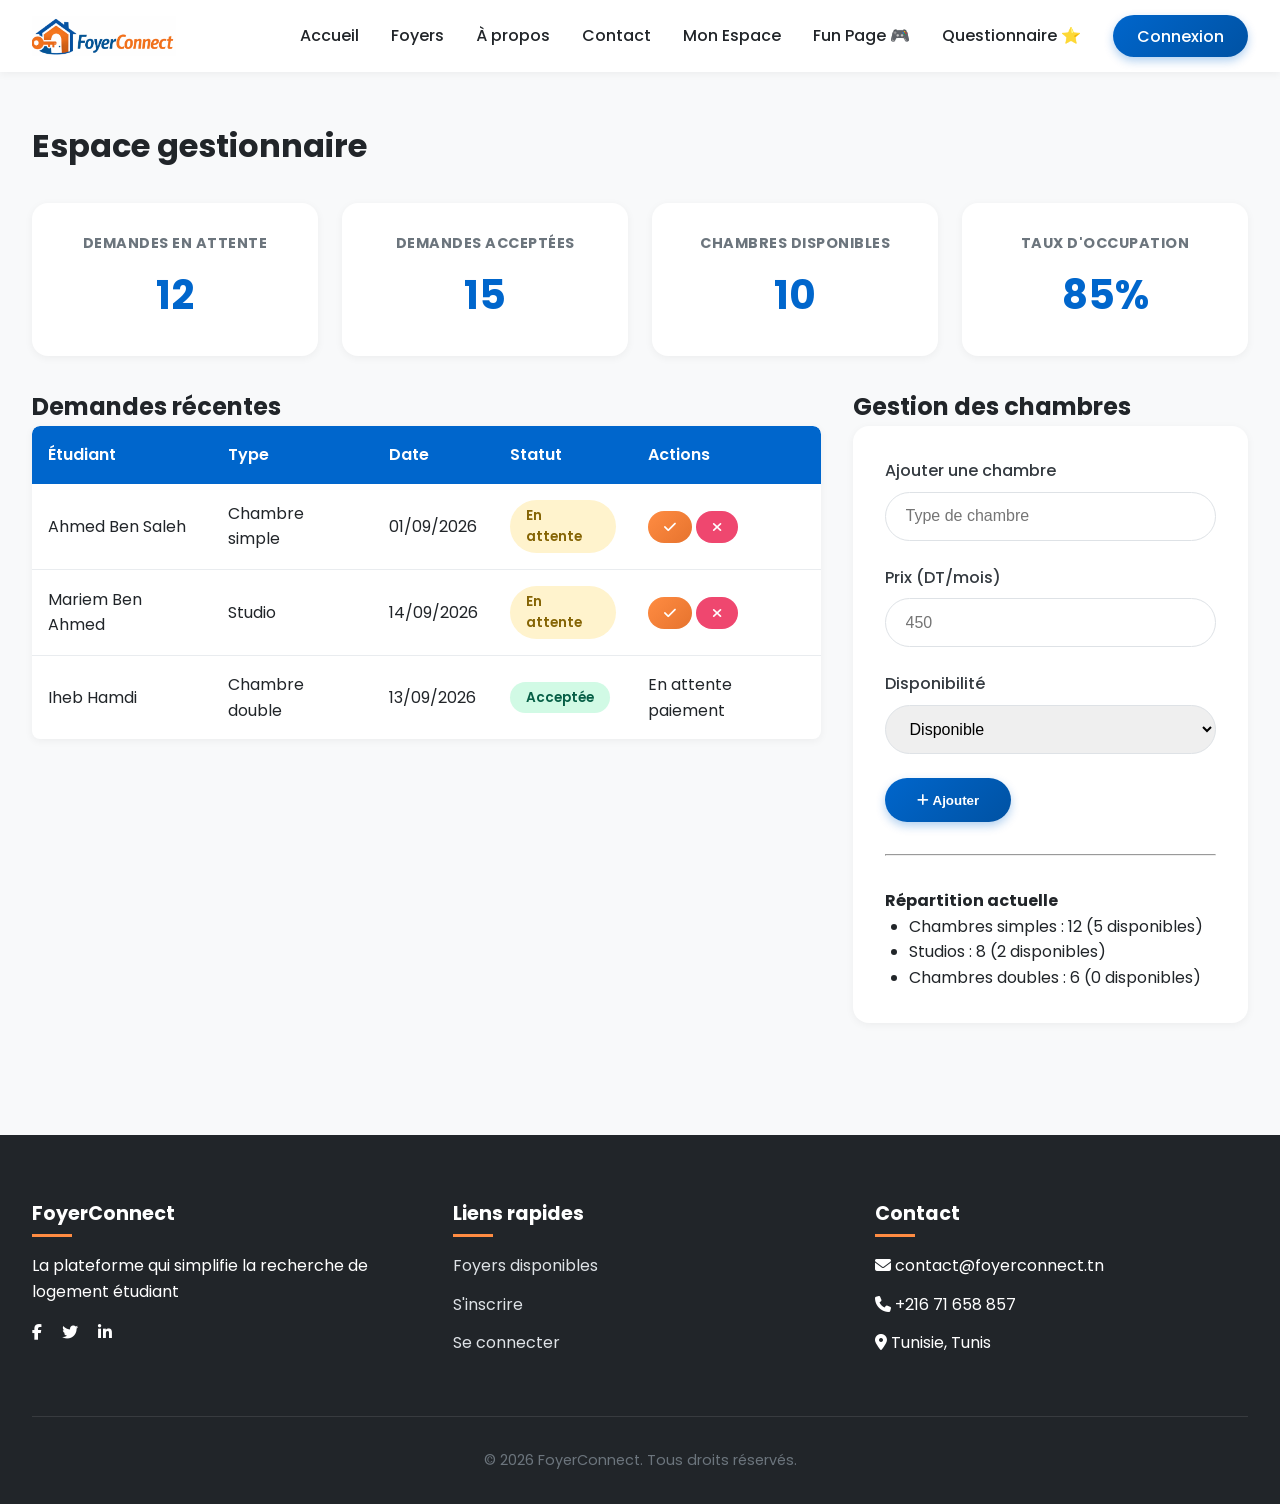
<file: html/espace-foyer.html>
<!DOCTYPE html>
<html lang="fr">
<head>
    <meta charset="UTF-8">
    <meta name="viewport" content="width=device-width, initial-scale=1.0">
    <title>Espace foyer - FoyerConnect</title>
    <link rel="stylesheet" href="../css/espace-foyer.css">
    <link rel="stylesheet" href="https://cdnjs.cloudflare.com/ajax/libs/font-awesome/6.4.0/css/all.min.css">
</head>
<body>
    <header>
        <nav>
            <div class="logo">
                <a href="../index.html">
                    <img src="../images/logo 1.png" alt="FoyerConnect" style="height: 40px;">
                </a>
            </div>
            <ul class="nav-links">
                <li><a href="../index.html">Accueil</a></li>
                <li><a href="foyers.html">Foyers</a></li>
                <li><a href="a-propos.html">À propos</a></li>
                <li><a href="contact-updated.html">Contact</a></li>
                <li><a href="espace-candidat-dynamique.html">Mon Espace</a></li>
                <li><a href="funpage.html">Fun Page 🎮</a></li>
                <li><a href="questionnaire.html">Questionnaire ⭐</a></li>
                <li><a href="connexion.html" class="btn-connexion">Connexion</a></li>
            </ul>
        </nav>
    </header>

    <main>
        <div class="container">
            <h1>Espace gestionnaire</h1>

            <!-- Statistiques -->
            <div class="stats-grid">
                <div class="stat-card">
                    <h3>Demandes en attente</h3>
                    <div class="number">12</div>
                </div>
                <div class="stat-card">
                    <h3>Demandes acceptées</h3>
                    <div class="number">15</div>
                </div>
                <div class="stat-card">
                    <h3>Chambres disponibles</h3>
                    <div class="number">10</div>
                </div>
                <div class="stat-card">
                    <h3>Taux d'occupation</h3>
                    <div class="number">85%</div>
                </div>
            </div>

            <div style="display: grid; grid-template-columns: 2fr 1fr; gap: 2rem; margin-top: 2rem;">
                <div>
                    <h2>Demandes récentes</h2>
                    <div class="table-responsive">
                        <table>
                            <thead>
                                <tr>
                                    <th>Étudiant</th>
                                    <th>Type</th>
                                    <th>Date</th>
                                    <th>Statut</th>
                                    <th>Actions</th>
                                </tr>
                            </thead>
                            <tbody>
                                <tr>
                                    <td>Ahmed Ben Saleh</td>
                                    <td>Chambre simple</td>
                                    <td>01/09/2026</td>
                                    <td><span class="status status-attente">En attente</span></td>
                                    <td>
                                        <a href="#" class="btn btn-success" style="padding: 0.4rem 1rem;"><i class="fas fa-check"></i></a>
                                        <a href="#" class="btn btn-danger" style="padding: 0.4rem 1rem; background: var(--danger); color: white;"><i class="fas fa-times"></i></a>
                                    </td>
                                </tr>
                                <tr>
                                    <td>Mariem Ben Ahmed</td>
                                    <td>Studio</td>
                                    <td>14/09/2026</td>
                                    <td><span class="status status-attente">En attente</span></td>
                                    <td>
                                        <a href="#" class="btn btn-success" style="padding: 0.4rem 1rem;"><i class="fas fa-check"></i></a>
                                        <a href="#" class="btn btn-danger" style="padding: 0.4rem 1rem; background: var(--danger); color: white;"><i class="fas fa-times"></i></a>
                                    </td>
                                </tr>
                                <tr>
                                    <td>Iheb Hamdi</td>
                                    <td>Chambre double</td>
                                    <td>13/09/2026</td>
                                    <td><span class="status status-acceptee">Acceptée</span></td>
                                    <td>
                                        <span>En attente paiement</span>
                                    </td>
                                </tr>
                            </tbody>
                        </table>
                    </div>
                </div>

                <div>
                    <h2>Gestion des chambres</h2>
                    <div style="background: var(--white); padding: 2rem; border-radius: var(--border-radius); box-shadow: var(--shadow-sm);">
                        <form action="../php/foyer_ajouter.php" method="POST">
                            <div class="form-group">
                                <label>Ajouter une chambre</label>
                                <input type="text" name="type_chambre" placeholder="Type de chambre">
                            </div>
                            <div class="form-group">
                                <label>Prix (DT/mois)</label>
                                <input type="number" name="prix" placeholder="450">
                            </div>
                            <div class="form-group">
                                <label>Disponibilité</label>
                                <select name="dispo">
                                    <option value="1">Disponible</option>
                                    <option value="0">Indisponible</option>
                                </select>
                            </div>
                            <button type="submit" class="btn btn-primary"><i class="fas fa-plus"></i> Ajouter</button>
                        </form>

                        <hr style="margin: 2rem 0;">

                        <h4>Répartition actuelle</h4>
                        <ul style="list-style: disc; margin-left: 1.5rem;">
                            <li>Chambres simples : 12 (5 disponibles)</li>
                            <li>Studios : 8 (2 disponibles)</li>
                            <li>Chambres doubles : 6 (0 disponibles)</li>
                        </ul>
                    </div>
                </div>
            </div>
        </div>
    </main>

    <footer>
        <div class="footer-content">
            <div class="footer-section">
                <h4>FoyerConnect</h4>
                <p>La plateforme qui simplifie la recherche de logement étudiant</p>
                <div style="margin-top: 1rem;">
                    <a href="#" style="margin-right: 1rem; color: var(--white);"><i class="fab fa-facebook-f"></i></a>
                    <a href="#" style="margin-right: 1rem; color: var(--white);"><i class="fab fa-twitter"></i></a>
                    <a href="#" style="color: var(--white);"><i class="fab fa-linkedin-in"></i></a>
                </div>
            </div>
            <div class="footer-section">
                <h4>Liens rapides</h4>
                <ul>
                    <li><a href="foyers.html">Foyers disponibles</a></li>
                    <li><a href="inscription.html">S'inscrire</a></li>
                    <li><a href="connexion.html">Se connecter</a></li>
                </ul>
            </div>
            <div class="footer-section">
                <h4>Contact</h4>
                <ul>
                    <li><i class="fas fa-envelope"></i> contact@foyerconnect.tn</li>
                    <li><i class="fas fa-phone"></i> +216 71 658 857</li>
                    <li><i class="fas fa-map-marker-alt"></i> Tunisie, Tunis</li>
                </ul>
            </div>
        </div>
        <div class="footer-bottom">
            <p>&copy; 2026 FoyerConnect. Tous droits réservés.</p>
        </div>
    </footer>
</body>
</html>
</file>
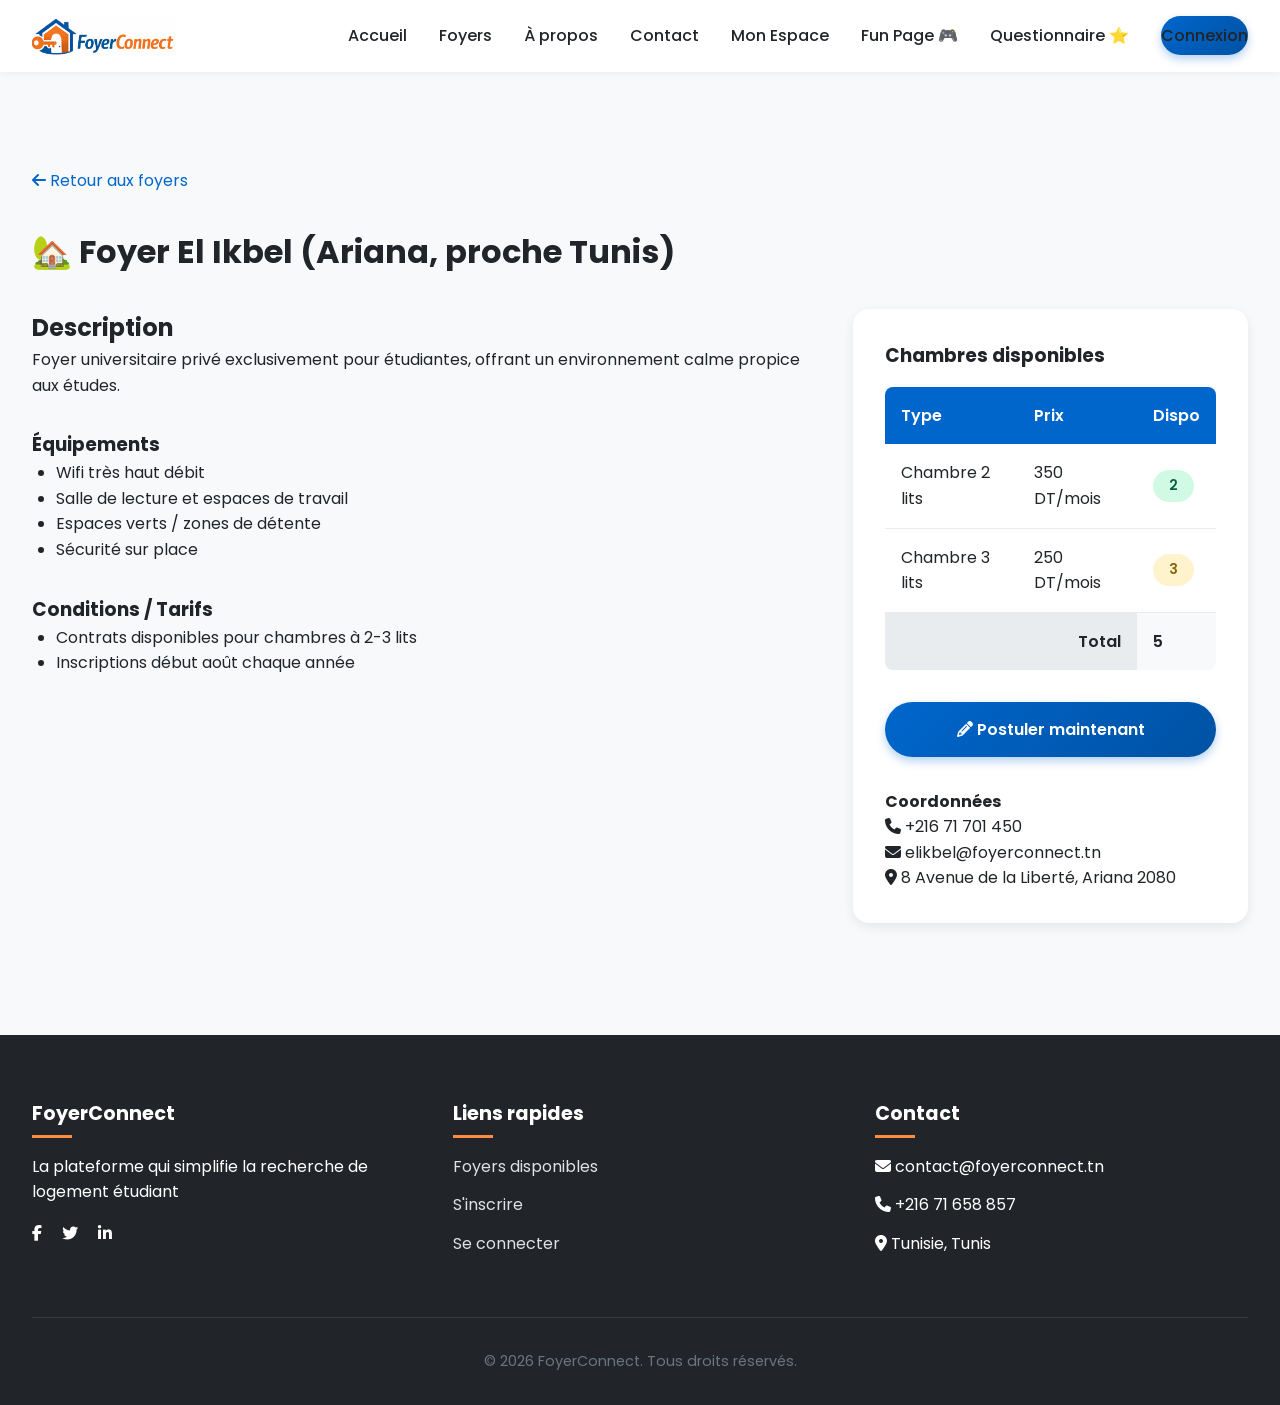
<file: html/foyer-el-ikbel.html>
<!DOCTYPE html>
<html lang="fr">
<head>
    <meta charset="UTF-8">
    <meta name="viewport" content="width=device-width, initial-scale=1.0">
    <title>Foyer El Ikbel - FoyerConnect</title>
    <link rel="stylesheet" href="../css/foyer-details.css">
    <link rel="stylesheet" href="https://cdnjs.cloudflare.com/ajax/libs/font-awesome/6.4.0/css/all.min.css">
</head>
<body>

<header>
    <nav>
        <div class="logo">
            <a href="../index.html">
                <img src="../images/logo 1.png" alt="FoyerConnect" style="height: 40px;">
            </a>
        </div>
        <ul class="nav-links">
            <li><a href="../index.html">Accueil</a></li>
            <li><a href="foyers.html">Foyers</a></li>
            <li><a href="a-propos.html">À propos</a></li>
            <li><a href="contact-updated.html">Contact</a></li>
            <li><a href="espace-candidat-dynamique.html">Mon Espace</a></li>
            <li><a href="funpage.html">Fun Page 🎮</a></li>
            <li><a href="questionnaire.html">Questionnaire ⭐</a></li>
            <li><a href="connexion.html" class="btn-connexion">Connexion</a></li>
        </ul>
    </nav>
</header>

<main>
    <div class="container" style="margin-top: 3rem;">

        <a href="foyers.html"><i class="fas fa-arrow-left"></i> Retour aux foyers</a>

        <h1 style="margin: 2rem 0;">
            🏡 Foyer El Ikbel (Ariana, proche Tunis)
        </h1>

        <div style="display: grid; grid-template-columns: 2fr 1fr; gap: 2rem;">

            <!-- COLONNE GAUCHE -->
            <div>
                <h2>Description</h2>
                <p>Foyer universitaire privé exclusivement pour étudiantes, offrant un environnement calme propice aux études.</p>

                <h3 style="margin-top: 2rem;">Équipements</h3>
                <ul style="margin-left: 1.5rem; list-style: disc;">
                    <li>Wifi très haut débit</li>
                    <li>Salle de lecture et espaces de travail</li>
                    <li>Espaces verts / zones de détente</li>
                    <li>Sécurité sur place</li>
                </ul>

                <h3 style="margin-top: 2rem;">Conditions / Tarifs</h3>
                <ul style="margin-left: 1.5rem; list-style: disc;">
                    <li>Contrats disponibles pour chambres à 2-3 lits</li>
                    <li>Inscriptions début août chaque année</li>
                </ul>
            </div>

            <!-- COLONNE DROITE -->
            <div>
                <div style="background: var(--white); padding: 2rem; border-radius: var(--border-radius); box-shadow: var(--shadow-md);">

                    <h3>Chambres disponibles</h3>

                    <table>
                        <thead>
                            <tr>
                                <th>Type</th>
                                <th>Prix</th>
                                <th>Dispo</th>
                            </tr>
                        </thead>
                        <tbody>
                            <tr>
                                <td>Chambre 2 lits</td>
                                <td>350 DT/mois</td>
                                <td><span class="status status-acceptee">2</span></td>
                            </tr>
                            <tr>
                                <td>Chambre 3 lits</td>
                                <td>250 DT/mois</td>
                                <td><span class="status status-attente">3</span></td>
                            </tr>
                            <tr style="background-color: var(--gray-100);">
                                <td colspan="2" style="text-align: right; font-weight: 600;">Total</td>
                                <td style="font-weight: 600;">5</td>
                            </tr>
                        </tbody>
                    </table>

                    <div style="margin-top: 2rem;">
                        <a href="inscription.html" class="btn btn-primary" style="width: 100%;">
                            <i class="fas fa-pencil-alt"></i> Postuler maintenant
                        </a>
                    </div>

                    <div style="margin-top: 2rem;">
                        <h4>Coordonnées</h4>
                        <p><i class="fas fa-phone"></i> +216 71 701 450</p>
                        <p><i class="fas fa-envelope"></i> elikbel@foyerconnect.tn</p>
                        <p><i class="fas fa-map-marker-alt"></i> 8 Avenue de la Liberté, Ariana 2080</p>
                    </div>

                </div>
            </div>

        </div>
    </div>
</main>

<footer>
    <div class="footer-content">
        <div class="footer-section">
            <h4>FoyerConnect</h4>
            <p>La plateforme qui simplifie la recherche de logement étudiant</p>
            <div style="margin-top: 1rem;">
                <a href="#" style="margin-right: 1rem; color: var(--white);"><i class="fab fa-facebook-f"></i></a>
                <a href="#" style="margin-right: 1rem; color: var(--white);"><i class="fab fa-twitter"></i></a>
                <a href="#" style="color: var(--white);"><i class="fab fa-linkedin-in"></i></a>
            </div>
        </div>
        <div class="footer-section">
            <h4>Liens rapides</h4>
            <ul>
                <li><a href="foyers.html">Foyers disponibles</a></li>
                <li><a href="inscription.html">S'inscrire</a></li>
                <li><a href="connexion.html">Se connecter</a></li>
            </ul>
        </div>
        <div class="footer-section">
            <h4>Contact</h4>
            <ul>
                <li><i class="fas fa-envelope"></i> contact@foyerconnect.tn</li>
                <li><i class="fas fa-phone"></i> +216 71 658 857</li>
                <li><i class="fas fa-map-marker-alt"></i> Tunisie, Tunis</li>
            </ul>
        </div>
    </div>
    <div class="footer-bottom">
        <p>&copy; 2026 FoyerConnect. Tous droits réservés.</p>
    </div>
</footer>

</body>
</html>
</file>
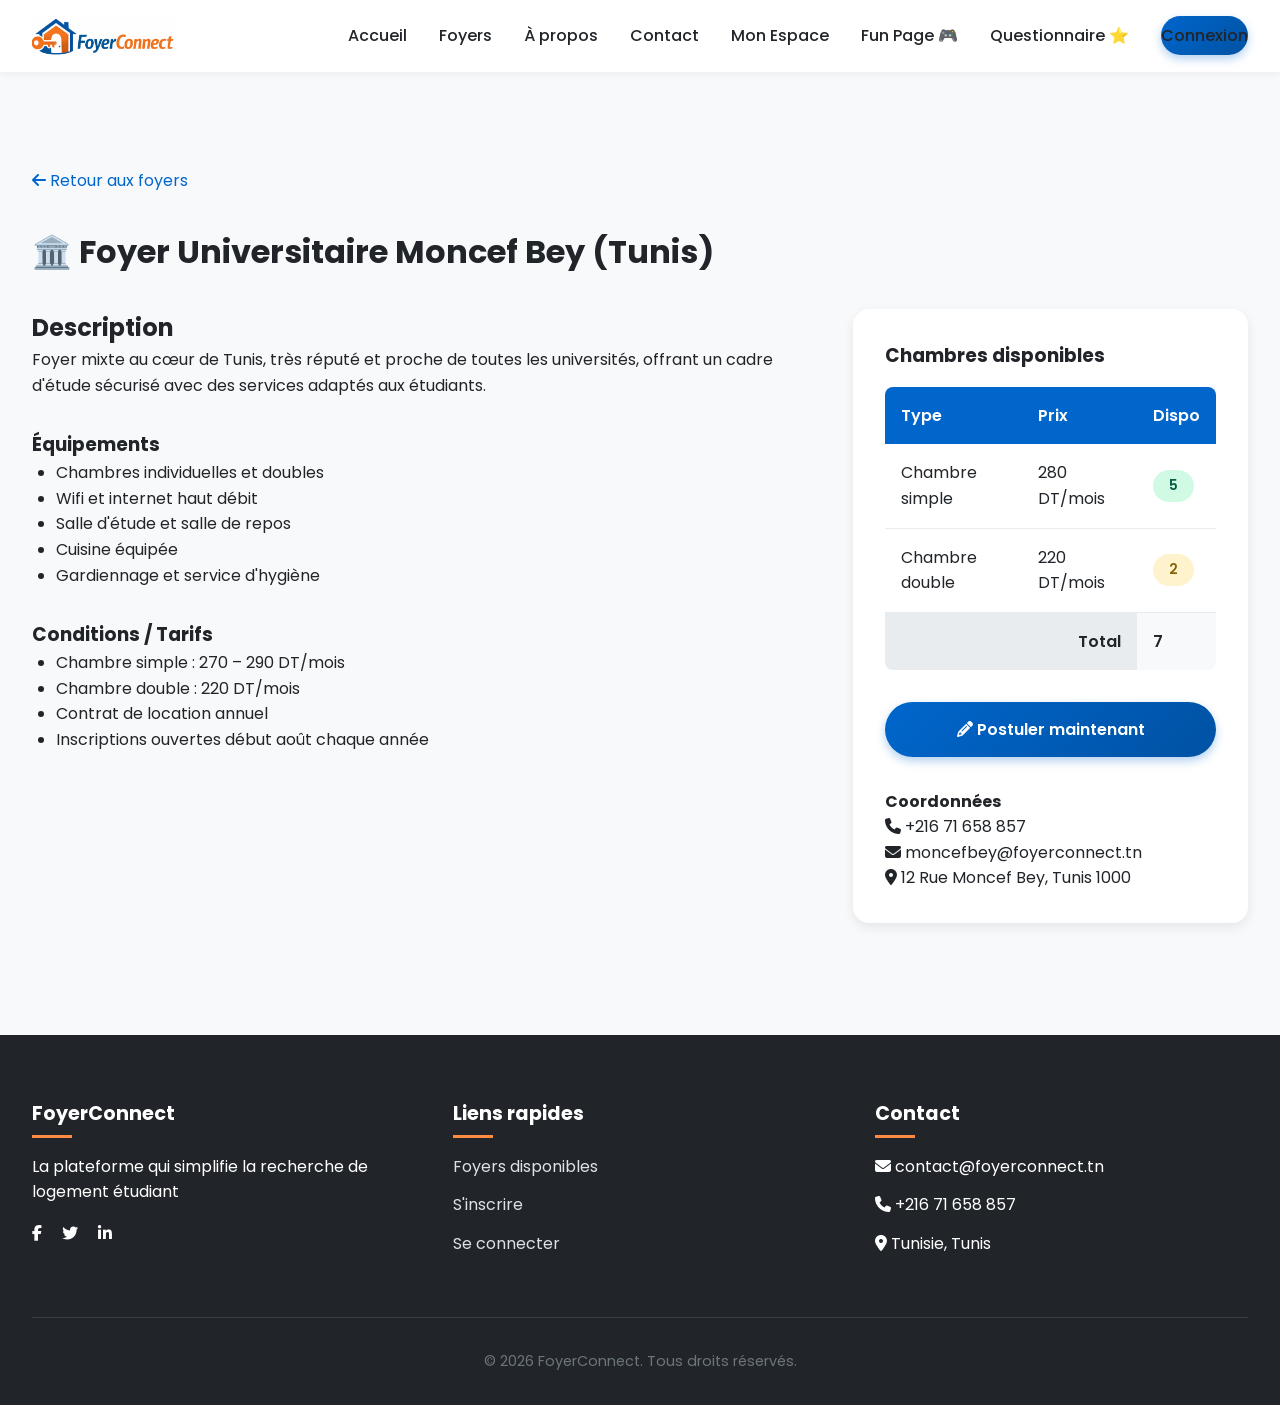
<file: html/foyer-moncefbey.html>
<!DOCTYPE html>
<html lang="fr">
<head>
    <meta charset="UTF-8">
    <meta name="viewport" content="width=device-width, initial-scale=1.0">
    <title>Foyer Moncef Bey - FoyerConnect</title>
    <link rel="stylesheet" href="../css/foyer-details.css">
    <link rel="stylesheet" href="https://cdnjs.cloudflare.com/ajax/libs/font-awesome/6.4.0/css/all.min.css">
</head>
<body>

<header>
    <nav>
        <div class="logo">
            <a href="../index.html">
                <img src="../images/logo 1.png" alt="FoyerConnect" style="height: 40px;">
            </a>
        </div>
        <ul class="nav-links">
            <li><a href="../index.html">Accueil</a></li>
            <li><a href="foyers.html">Foyers</a></li>
            <li><a href="a-propos.html">À propos</a></li>
            <li><a href="contact-updated.html">Contact</a></li>
            <li><a href="espace-candidat-dynamique.html">Mon Espace</a></li>
            <li><a href="funpage.html">Fun Page 🎮</a></li>
            <li><a href="questionnaire.html">Questionnaire ⭐</a></li>
            <li><a href="connexion.html" class="btn-connexion">Connexion</a></li>
        </ul>
    </nav>
</header>

<main>
    <div class="container" style="margin-top: 3rem;">

        <a href="foyers.html"><i class="fas fa-arrow-left"></i> Retour aux foyers</a>

        <h1 style="margin: 2rem 0;">
            🏛️ Foyer Universitaire Moncef Bey (Tunis)
        </h1>

        <div style="display: grid; grid-template-columns: 2fr 1fr; gap: 2rem;">

            <!-- COLONNE GAUCHE -->
            <div>
                <h2>Description</h2>
                <p>
                    Foyer mixte au cœur de Tunis, très réputé et proche de toutes les universités,
                    offrant un cadre d'étude sécurisé avec des services adaptés aux étudiants.
                </p>

                <h3 style="margin-top: 2rem;">Équipements</h3>
                <ul style="margin-left: 1.5rem; list-style: disc;">
                    <li>Chambres individuelles et doubles</li>
                    <li>Wifi et internet haut débit</li>
                    <li>Salle d'étude et salle de repos</li>
                    <li>Cuisine équipée</li>
                    <li>Gardiennage et service d'hygiène</li>
                </ul>

                <h3 style="margin-top: 2rem;">Conditions / Tarifs</h3>
                <ul style="margin-left: 1.5rem; list-style: disc;">
                    <li>Chambre simple : 270 – 290 DT/mois</li>
                    <li>Chambre double : 220 DT/mois</li>
                    <li>Contrat de location annuel</li>
                    <li>Inscriptions ouvertes début août chaque année</li>
                </ul>
            </div>

            <!-- COLONNE DROITE -->
            <div>
                <div style="background: var(--white); padding: 2rem; border-radius: var(--border-radius); box-shadow: var(--shadow-md);">

                    <h3>Chambres disponibles</h3>

                    <table>
                        <thead>
                            <tr>
                                <th>Type</th>
                                <th>Prix</th>
                                <th>Dispo</th>
                            </tr>
                        </thead>
                        <tbody>
                            <tr>
                                <td>Chambre simple</td>
                                <td>280 DT/mois</td>
                                <td><span class="status status-acceptee">5</span></td>
                            </tr>
                            <tr>
                                <td>Chambre double</td>
                                <td>220 DT/mois</td>
                                <td><span class="status status-attente">2</span></td>
                            </tr>
                            <tr style="background-color: var(--gray-100);">
                                <td colspan="2" style="text-align: right; font-weight: 600;">Total</td>
                                <td style="font-weight: 600;">7</td>
                            </tr>
                        </tbody>
                    </table>

                    <div style="margin-top: 2rem;">
                        <a href="inscription.html" class="btn btn-primary" style="width: 100%;">
                            <i class="fas fa-pencil-alt"></i> Postuler maintenant
                        </a>
                    </div>

                    <div style="margin-top: 2rem;">
                        <h4>Coordonnées</h4>
                        <p><i class="fas fa-phone"></i> +216 71 658 857</p>
                        <p><i class="fas fa-envelope"></i> moncefbey@foyerconnect.tn</p>
                        <p><i class="fas fa-map-marker-alt"></i> 12 Rue Moncef Bey, Tunis 1000</p>
                    </div>

                </div>
            </div>

        </div>
    </div>
</main>

<footer>
    <div class="footer-content">
        <div class="footer-section">
            <h4>FoyerConnect</h4>
            <p>La plateforme qui simplifie la recherche de logement étudiant</p>
            <div style="margin-top: 1rem;">
                <a href="#" style="margin-right: 1rem; color: var(--white);"><i class="fab fa-facebook-f"></i></a>
                <a href="#" style="margin-right: 1rem; color: var(--white);"><i class="fab fa-twitter"></i></a>
                <a href="#" style="color: var(--white);"><i class="fab fa-linkedin-in"></i></a>
            </div>
        </div>
        <div class="footer-section">
            <h4>Liens rapides</h4>
            <ul>
                <li><a href="foyers.html">Foyers disponibles</a></li>
                <li><a href="inscription.html">S'inscrire</a></li>
                <li><a href="connexion.html">Se connecter</a></li>
            </ul>
        </div>
        <div class="footer-section">
            <h4>Contact</h4>
            <ul>
                <li><i class="fas fa-envelope"></i> contact@foyerconnect.tn</li>
                <li><i class="fas fa-phone"></i> +216 71 658 857</li>
                <li><i class="fas fa-map-marker-alt"></i> Tunisie, Tunis</li>
            </ul>
        </div>
    </div>
    <div class="footer-bottom">
        <p>&copy; 2026 FoyerConnect. Tous droits réservés.</p>
    </div>
</footer>

</body>
</html>
</file>
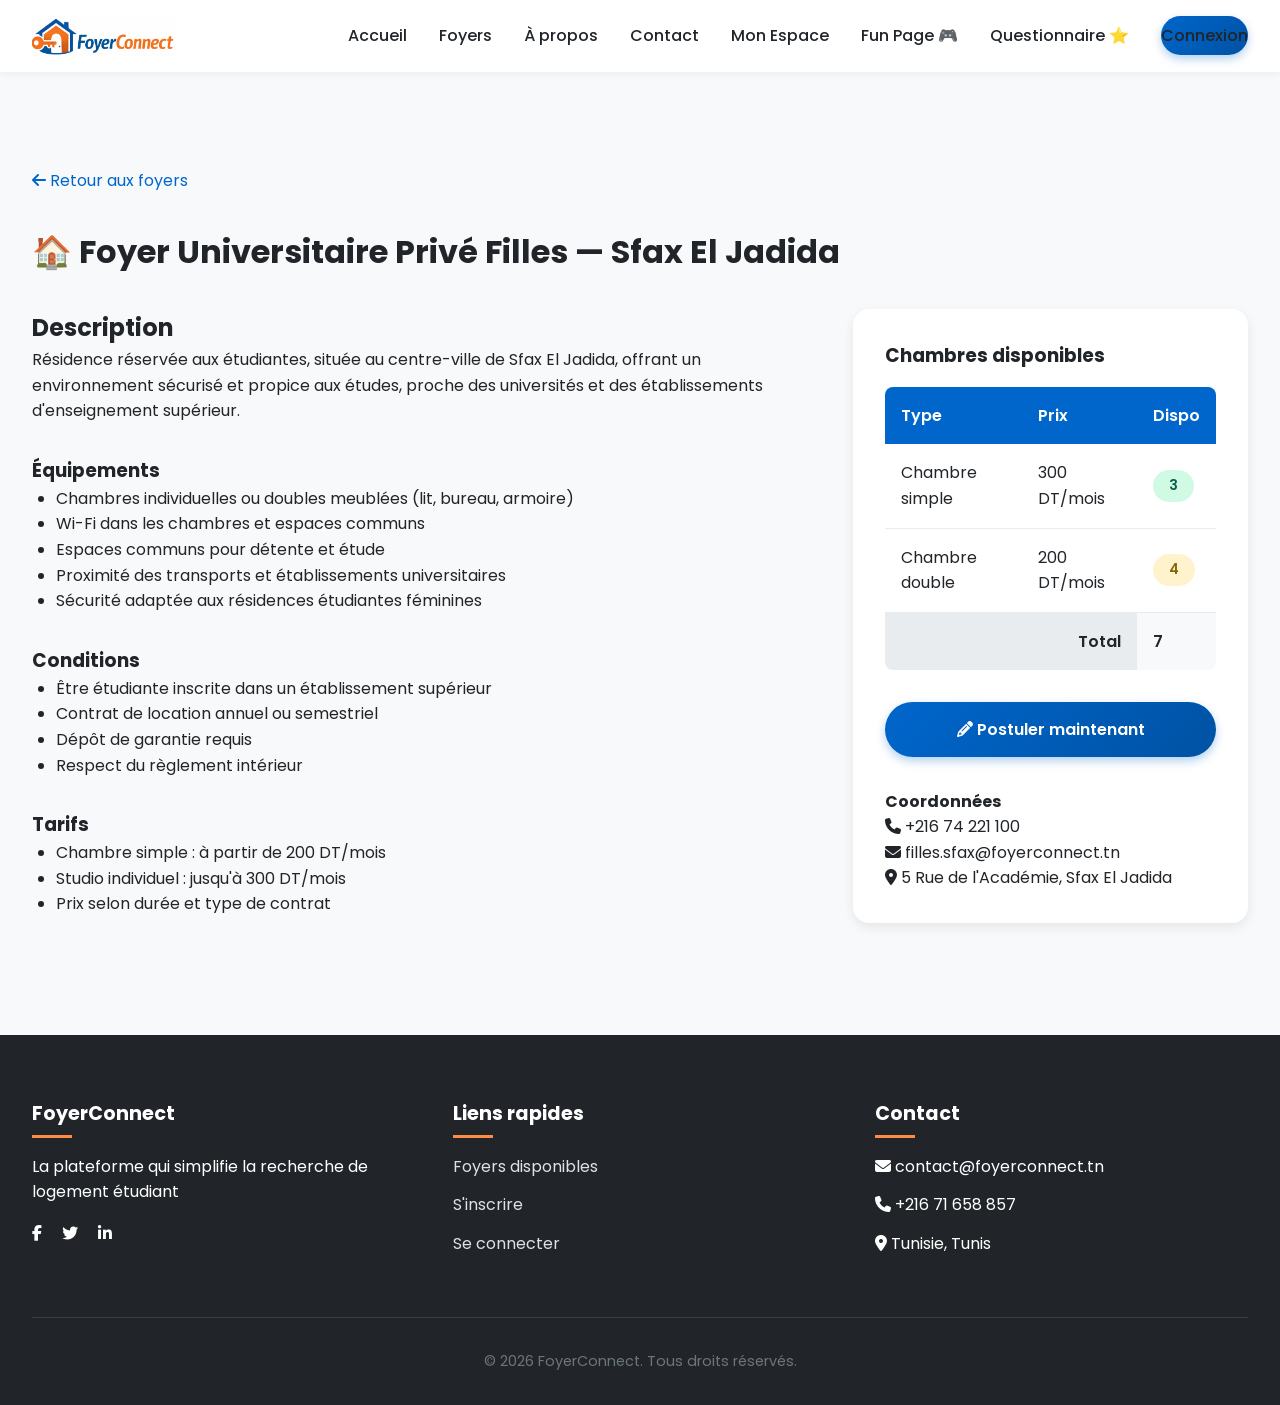
<file: html/foyer-sfax-filles.html>
<!DOCTYPE html>
<html lang="fr">
<head>
    <meta charset="UTF-8">
    <meta name="viewport" content="width=device-width, initial-scale=1.0">
    <title>Foyer Filles Sfax - FoyerConnect</title>
    <link rel="stylesheet" href="../css/foyer-details.css">
    <link rel="stylesheet" href="https://cdnjs.cloudflare.com/ajax/libs/font-awesome/6.4.0/css/all.min.css">
</head>
<body>

<header>
    <nav>
        <div class="logo">
            <a href="../index.html">
                <img src="../images/logo 1.png" alt="FoyerConnect" style="height: 40px;">
            </a>
        </div>
        <ul class="nav-links">
            <li><a href="../index.html">Accueil</a></li>
            <li><a href="foyers.html">Foyers</a></li>
            <li><a href="a-propos.html">À propos</a></li>
            <li><a href="contact-updated.html">Contact</a></li>
            <li><a href="espace-candidat-dynamique.html">Mon Espace</a></li>
            <li><a href="funpage.html">Fun Page 🎮</a></li>
            <li><a href="questionnaire.html">Questionnaire ⭐</a></li>
            <li><a href="connexion.html" class="btn-connexion">Connexion</a></li>
        </ul>
    </nav>
</header>

<main>
    <div class="container" style="margin-top: 3rem;">

        <a href="foyers.html"><i class="fas fa-arrow-left"></i> Retour aux foyers</a>

        <h1 style="margin: 2rem 0;">
            🏠 Foyer Universitaire Privé Filles — Sfax El Jadida
        </h1>

        <div style="display: grid; grid-template-columns: 2fr 1fr; gap: 2rem;">

            <!-- COLONNE GAUCHE -->
            <div>
                <h2>Description</h2>
                <p>
                    Résidence réservée aux étudiantes, située au centre-ville de Sfax El Jadida,
                    offrant un environnement sécurisé et propice aux études, proche des universités
                    et des établissements d'enseignement supérieur.
                </p>

                <h3 style="margin-top: 2rem;">Équipements</h3>
                <ul style="margin-left: 1.5rem; list-style: disc;">
                    <li>Chambres individuelles ou doubles meublées (lit, bureau, armoire)</li>
                    <li>Wi-Fi dans les chambres et espaces communs</li>
                    <li>Espaces communs pour détente et étude</li>
                    <li>Proximité des transports et établissements universitaires</li>
                    <li>Sécurité adaptée aux résidences étudiantes féminines</li>
                </ul>

                <h3 style="margin-top: 2rem;">Conditions</h3>
                <ul style="margin-left: 1.5rem; list-style: disc;">
                    <li>Être étudiante inscrite dans un établissement supérieur</li>
                    <li>Contrat de location annuel ou semestriel</li>
                    <li>Dépôt de garantie requis</li>
                    <li>Respect du règlement intérieur</li>
                </ul>

                <h3 style="margin-top: 2rem;">Tarifs</h3>
                <ul style="margin-left: 1.5rem; list-style: disc;">
                    <li>Chambre simple : à partir de 200 DT/mois</li>
                    <li>Studio individuel : jusqu'à 300 DT/mois</li>
                    <li>Prix selon durée et type de contrat</li>
                </ul>
            </div>

            <!-- COLONNE DROITE -->
            <div>
                <div style="background: var(--white); padding: 2rem; border-radius: var(--border-radius); box-shadow: var(--shadow-md);">

                    <h3>Chambres disponibles</h3>

                    <table>
                        <thead>
                            <tr>
                                <th>Type</th>
                                <th>Prix</th>
                                <th>Dispo</th>
                            </tr>
                        </thead>
                        <tbody>
                            <tr>
                                <td>Chambre simple</td>
                                <td>300 DT/mois</td>
                                <td><span class="status status-acceptee">3</span></td>
                            </tr>
                            <tr>
                                <td>Chambre double</td>
                                <td>200 DT/mois</td>
                                <td><span class="status status-attente">4</span></td>
                            </tr>
                            <tr style="background-color: var(--gray-100);">
                                <td colspan="2" style="text-align: right; font-weight: 600;">Total</td>
                                <td style="font-weight: 600;">7</td>
                            </tr>
                        </tbody>
                    </table>

                    <div style="margin-top: 2rem;">
                        <a href="inscription.html" class="btn btn-primary" style="width: 100%;">
                            <i class="fas fa-pencil-alt"></i> Postuler maintenant
                        </a>
                    </div>

                    <div style="margin-top: 2rem;">
                        <h4>Coordonnées</h4>
                        <p><i class="fas fa-phone"></i> +216 74 221 100</p>
                        <p><i class="fas fa-envelope"></i> filles.sfax@foyerconnect.tn</p>
                        <p><i class="fas fa-map-marker-alt"></i> 5 Rue de l'Académie, Sfax El Jadida</p>
                    </div>

                </div>
            </div>

        </div>
    </div>
</main>

<footer>
    <div class="footer-content">
        <div class="footer-section">
            <h4>FoyerConnect</h4>
            <p>La plateforme qui simplifie la recherche de logement étudiant</p>
            <div style="margin-top: 1rem;">
                <a href="#" style="margin-right: 1rem; color: var(--white);"><i class="fab fa-facebook-f"></i></a>
                <a href="#" style="margin-right: 1rem; color: var(--white);"><i class="fab fa-twitter"></i></a>
                <a href="#" style="color: var(--white);"><i class="fab fa-linkedin-in"></i></a>
            </div>
        </div>
        <div class="footer-section">
            <h4>Liens rapides</h4>
            <ul>
                <li><a href="foyers.html">Foyers disponibles</a></li>
                <li><a href="inscription.html">S'inscrire</a></li>
                <li><a href="connexion.html">Se connecter</a></li>
            </ul>
        </div>
        <div class="footer-section">
            <h4>Contact</h4>
            <ul>
                <li><i class="fas fa-envelope"></i> contact@foyerconnect.tn</li>
                <li><i class="fas fa-phone"></i> +216 71 658 857</li>
                <li><i class="fas fa-map-marker-alt"></i> Tunisie, Tunis</li>
            </ul>
        </div>
    </div>
    <div class="footer-bottom">
        <p>&copy; 2026 FoyerConnect. Tous droits réservés.</p>
    </div>
</footer>

</body>
</html>
</file>
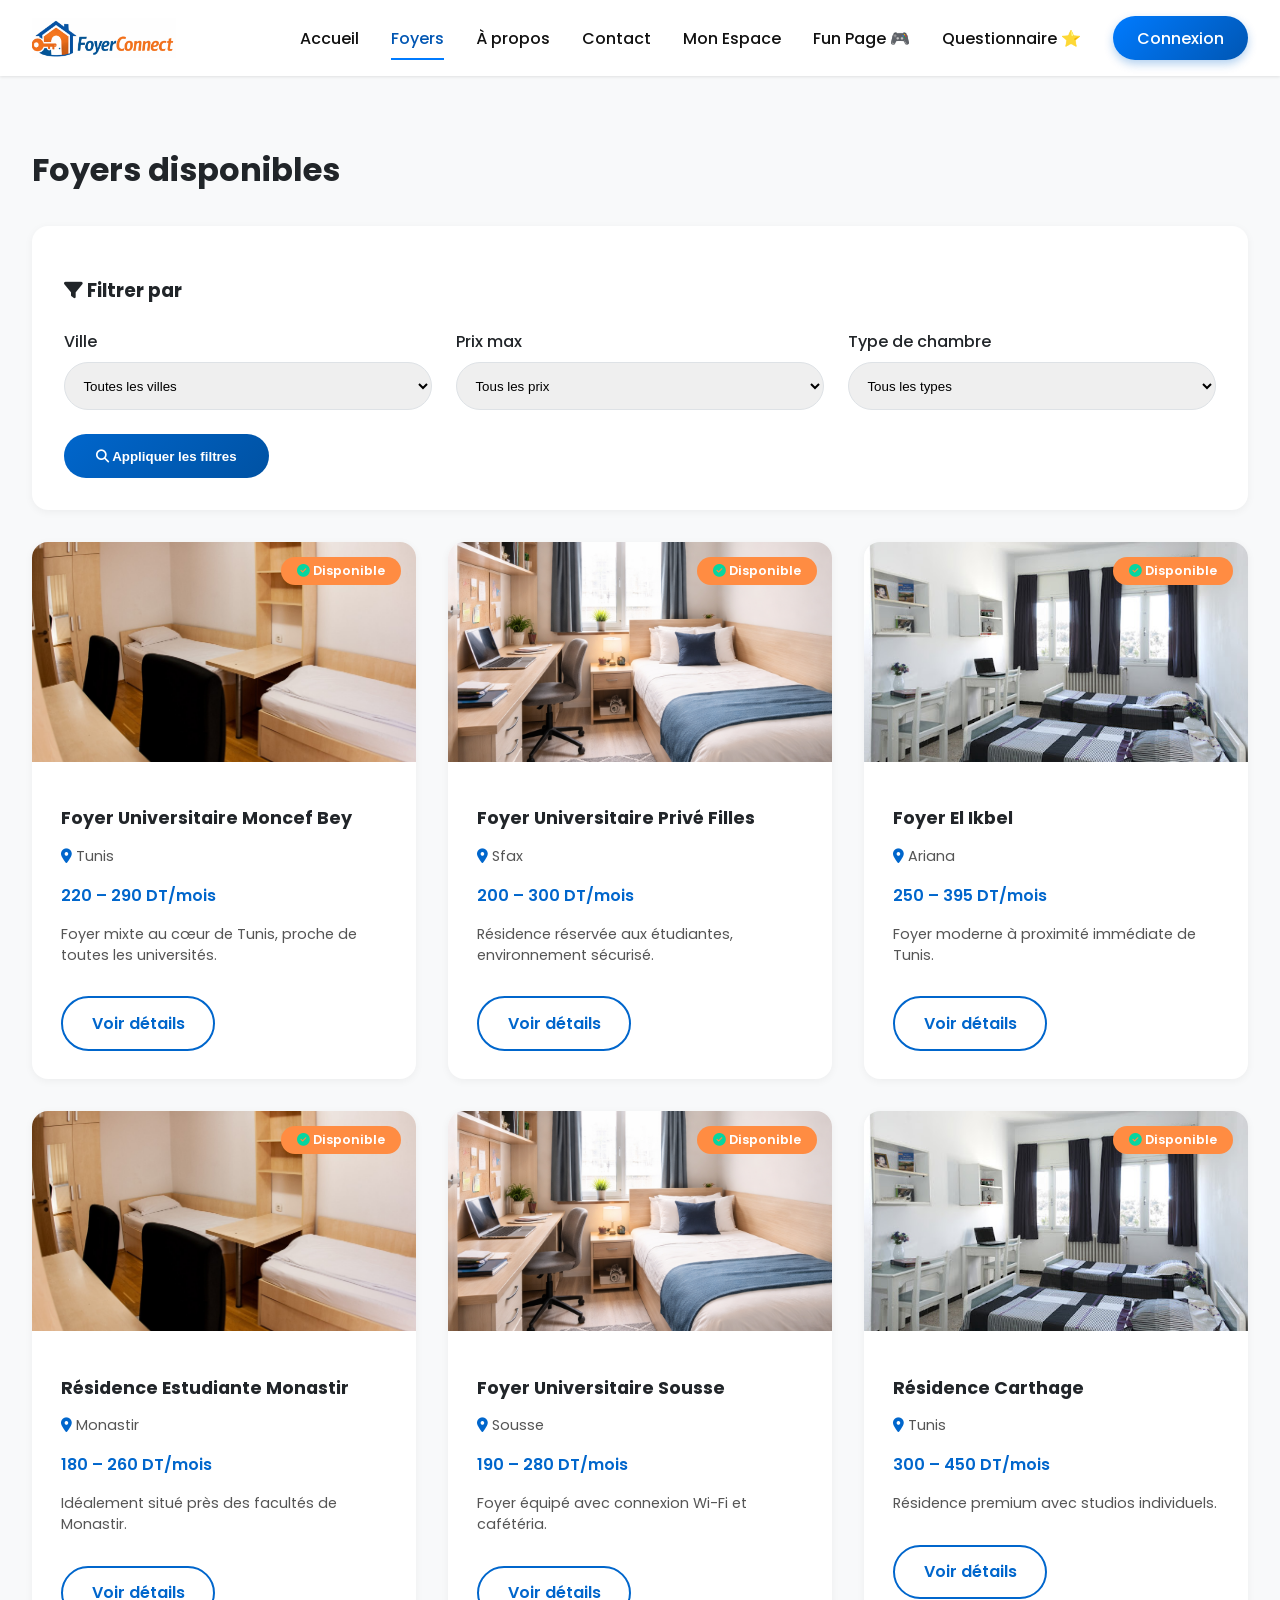
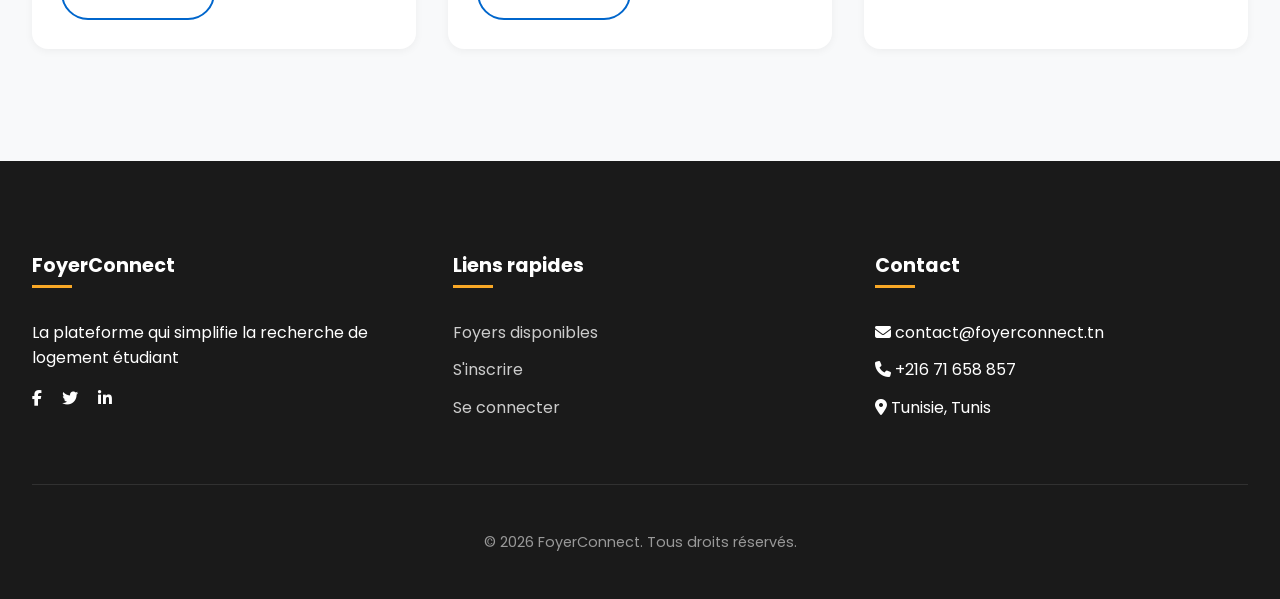
<file: html/foyers.html>
<!DOCTYPE html>
<html lang="fr">
<head>
    <meta charset="UTF-8">
    <meta name="viewport" content="width=device-width, initial-scale=1.0">
    <title>Foyers disponibles - FoyerConnect</title>
    <link rel="stylesheet" href="https://cdnjs.cloudflare.com/ajax/libs/font-awesome/6.4.0/css/all.min.css">
    <link href="https://fonts.googleapis.com/css2?family=Poppins:wght@300;400;500;600;700&display=swap" rel="stylesheet">
</head>

<body style="margin:0;font-family:'Poppins',sans-serif;background:#f8f9fa;color:#212529;">

    <!-- HEADER -->
    <header style="background-color:rgba(255,255,255,0.95);box-shadow:0 1px 3px rgba(0,0,0,0.1);position:sticky;top:0;z-index:1000;backdrop-filter:blur(8px);">
        <nav style="max-width:1280px;margin:0 auto;padding:1rem 2rem;display:flex;justify-content:space-between;align-items:center;">
            <div style="display:flex;align-items:center;gap:0.5rem;">
                <a href="../index.html" style="display:flex;align-items:center;gap:0.5rem;text-decoration:none;color:inherit;">
                    <img src="../images/logo 1.png" alt="FoyerConnect" style="height:40px;width:auto;">
                </a>
            </div>
            <ul style="display:flex;gap:2rem;align-items:center;list-style:none;margin:0;padding:0;">
                <li><a href="../index.html" style="color:#111;font-weight:500;padding:0.5rem 0;text-decoration:none;">Accueil</a></li>
                <li><a href="foyers.html" style="color:#0056b3;font-weight:500;padding:0.5rem 0;text-decoration:none;border-bottom:2px solid #007bff;">Foyers</a></li>
                <li><a href="a-propos.html" style="color:#111;font-weight:500;padding:0.5rem 0;text-decoration:none;">À propos</a></li>
                <li><a href="contact-updated.html" style="color:#111;font-weight:500;padding:0.5rem 0;text-decoration:none;">Contact</a></li>
                <li><a href="espace-candidat-dynamique.html" style="color:#111;font-weight:500;padding:0.5rem 0;text-decoration:none;">Mon Espace</a></li>
                <li><a href="funpage.html" style="color:#111;font-weight:500;padding:0.5rem 0;text-decoration:none;">Fun Page 🎮</a></li>
                <li><a href="questionnaire.html" style="color:#111;font-weight:500;padding:0.5rem 0;text-decoration:none;">Questionnaire ⭐</a></li>
                <li>
                    <a href="connexion.html" style="background:linear-gradient(135deg,#007bff,#0056b3);color:#fff;padding:0.6rem 1.5rem;border-radius:40px;font-weight:500;box-shadow:0 4px 10px rgba(0,102,204,0.3);text-decoration:none;display:inline-block;">
                        Connexion
                    </a>
                </li>
            </ul>
        </nav>
    </header>

    <!-- MAIN -->
    <main style="min-height:100vh;">
        <div style="max-width:1280px;margin:auto;padding:3rem 2rem;">

            <h1 style="margin-bottom:2rem;">Foyers disponibles</h1>

            <!-- FILTRES -->
            <div style="background:white;padding:2rem;border-radius:16px;box-shadow:0 2px 8px rgba(0,0,0,0.05);margin-bottom:2rem;">
                <h3 style="margin-bottom:1.5rem;"><i class="fas fa-filter"></i> Filtrer par</h3>
                <form>
                    <div style="display:grid;grid-template-columns:repeat(auto-fit,minmax(200px,1fr));gap:1.5rem;">
                        <div>
                            <label style="display:block;margin-bottom:0.5rem;font-weight:500;">Ville</label>
                            <select style="width:100%;padding:0.9rem;border-radius:40px;border:1px solid #dee2e6;">
                                <option>Toutes les villes</option>
                                <option>Tunis</option>
                                <option>Ariana</option>
                                <option>Sfax</option>
                                <option>Sousse</option>
                                <option>Monastir</option>
                            </select>
                        </div>
                        <div>
                            <label style="display:block;margin-bottom:0.5rem;font-weight:500;">Prix max</label>
                            <select style="width:100%;padding:0.9rem;border-radius:40px;border:1px solid #dee2e6;">
                                <option>Tous les prix</option>
                                <option>Moins de 250 DT</option>
                                <option>250 – 350 DT</option>
                                <option>350 – 450 DT</option>
                                <option>Plus de 450 DT</option>
                            </select>
                        </div>
                        <div>
                            <label style="display:block;margin-bottom:0.5rem;font-weight:500;">Type de chambre</label>
                            <select style="width:100%;padding:0.9rem;border-radius:40px;border:1px solid #dee2e6;">
                                <option>Tous les types</option>
                                <option>Chambre simple</option>
                                <option>Chambre double</option>
                                <option>Studio</option>
                            </select>
                        </div>
                    </div>
                    <button style="margin-top:1.5rem;padding:0.9rem 2rem;border-radius:40px;border:none;background:linear-gradient(135deg,#0066cc,#0052a3);color:white;font-weight:600;cursor:pointer;">
                        <i class="fas fa-search"></i> Appliquer les filtres
                    </button>
                </form>
            </div>

            <!-- CARDS -->
            <div style="display:grid;grid-template-columns:repeat(auto-fit,minmax(300px,1fr));gap:2rem;">

                <!-- Card 1 — Foyer Moncef Bey -->
                <div style="background:white;border-radius:16px;overflow:hidden;box-shadow:0 2px 8px rgba(0,0,0,0.05);position:relative;">
                    <div style="position:absolute;top:15px;right:15px;background:#ff8c42;color:white;padding:0.3rem 1rem;border-radius:30px;font-size:0.8rem;font-weight:600;">
                        <i class="fas fa-check-circle" style="color:#06d6a0;"></i> Disponible
                    </div>
                    <img src="../images/chambre.jpg" alt="Foyer Universitaire Moncef Bey" style="width:100%;height:220px;display:block;object-fit:cover;">
                    <div style="padding:1.8rem;">
                        <h2 style="margin-bottom:0.5rem;font-size:1.1rem;">Foyer Universitaire Moncef Bey</h2>
                        <p style="color:#555;font-size:0.9rem;margin-bottom:0.5rem;">
                            <i class="fas fa-map-marker-alt" style="color:#0066cc;"></i> Tunis
                        </p>
                        <p style="color:#0066cc;font-weight:600;margin-bottom:1rem;">220 – 290 DT/mois</p>
                        <p style="font-size:0.9rem;color:#555;">Foyer mixte au cœur de Tunis, proche de toutes les universités.</p>
                        <a href="foyer-moncefbey.html" style="display:inline-block;margin-top:1rem;padding:0.8rem 1.8rem;border-radius:40px;border:2px solid #0066cc;color:#0066cc;text-decoration:none;font-weight:600;">
                            Voir détails
                        </a>
                    </div>
                </div>

                <!-- Card 2 — Foyer Privé Filles Sfax -->
                <div style="background:white;border-radius:16px;overflow:hidden;box-shadow:0 2px 8px rgba(0,0,0,0.05);position:relative;">
                    <div style="position:absolute;top:15px;right:15px;background:#ff8c42;color:white;padding:0.3rem 1rem;border-radius:30px;font-size:0.8rem;font-weight:600;">
                        <i class="fas fa-check-circle" style="color:#06d6a0;"></i> Disponible
                    </div>
                    <img src="../images/chambre2.jpg" alt="Foyer Privé Filles Sfax" style="width:100%;height:220px;display:block;object-fit:cover;">
                    <div style="padding:1.8rem;">
                        <h2 style="margin-bottom:0.5rem;font-size:1.1rem;">Foyer Universitaire Privé Filles</h2>
                        <p style="color:#555;font-size:0.9rem;margin-bottom:0.5rem;">
                            <i class="fas fa-map-marker-alt" style="color:#0066cc;"></i> Sfax
                        </p>
                        <p style="color:#0066cc;font-weight:600;margin-bottom:1rem;">200 – 300 DT/mois</p>
                        <p style="font-size:0.9rem;color:#555;">Résidence réservée aux étudiantes, environnement sécurisé.</p>
                        <a href="foyer-sfax-filles.html" style="display:inline-block;margin-top:1rem;padding:0.8rem 1.8rem;border-radius:40px;border:2px solid #0066cc;color:#0066cc;text-decoration:none;font-weight:600;">
                            Voir détails
                        </a>
                    </div>
                </div>

                <!-- Card 3 — Foyer El Ikbel -->
                <div style="background:white;border-radius:16px;overflow:hidden;box-shadow:0 2px 8px rgba(0,0,0,0.05);position:relative;">
                    <div style="position:absolute;top:15px;right:15px;background:#ff8c42;color:white;padding:0.3rem 1rem;border-radius:30px;font-size:0.8rem;font-weight:600;">
                        <i class="fas fa-check-circle" style="color:#06d6a0;"></i> Disponible
                    </div>
                    <img src="../images/foyer 1.jpg" alt="Foyer El Ikbel" style="width:100%;height:220px;display:block;object-fit:cover;">
                    <div style="padding:1.8rem;">
                        <h2 style="margin-bottom:0.5rem;font-size:1.1rem;">Foyer El Ikbel</h2>
                        <p style="color:#555;font-size:0.9rem;margin-bottom:0.5rem;">
                            <i class="fas fa-map-marker-alt" style="color:#0066cc;"></i> Ariana
                        </p>
                        <p style="color:#0066cc;font-weight:600;margin-bottom:1rem;">250 – 395 DT/mois</p>
                        <p style="font-size:0.9rem;color:#555;">Foyer moderne à proximité immédiate de Tunis.</p>
                        <a href="foyer-el-ikbel.html" style="display:inline-block;margin-top:1rem;padding:0.8rem 1.8rem;border-radius:40px;border:2px solid #0066cc;color:#0066cc;text-decoration:none;font-weight:600;">
                            Voir détails
                        </a>
                    </div>
                </div>

                <!-- Card 4 — Résidence Estudiante Monastir -->
                <div style="background:white;border-radius:16px;overflow:hidden;box-shadow:0 2px 8px rgba(0,0,0,0.05);position:relative;">
                    <div style="position:absolute;top:15px;right:15px;background:#ff8c42;color:white;padding:0.3rem 1rem;border-radius:30px;font-size:0.8rem;font-weight:600;">
                        <i class="fas fa-check-circle" style="color:#06d6a0;"></i> Disponible
                    </div>
                    <img src="../images/chambre.jpg" alt="Résidence Estudiante Monastir" style="width:100%;height:220px;display:block;object-fit:cover;">
                    <div style="padding:1.8rem;">
                        <h2 style="margin-bottom:0.5rem;font-size:1.1rem;">Résidence Estudiante Monastir</h2>
                        <p style="color:#555;font-size:0.9rem;margin-bottom:0.5rem;">
                            <i class="fas fa-map-marker-alt" style="color:#0066cc;"></i> Monastir
                        </p>
                        <p style="color:#0066cc;font-weight:600;margin-bottom:1rem;">180 – 260 DT/mois</p>
                        <p style="font-size:0.9rem;color:#555;">Idéalement situé près des facultés de Monastir.</p>
                        <a href="#" style="display:inline-block;margin-top:1rem;padding:0.8rem 1.8rem;border-radius:40px;border:2px solid #0066cc;color:#0066cc;text-decoration:none;font-weight:600;">
                            Voir détails
                        </a>
                    </div>
                </div>

                <!-- Card 5 — Foyer Universitaire Sousse -->
                <div style="background:white;border-radius:16px;overflow:hidden;box-shadow:0 2px 8px rgba(0,0,0,0.05);position:relative;">
                    <div style="position:absolute;top:15px;right:15px;background:#ff8c42;color:white;padding:0.3rem 1rem;border-radius:30px;font-size:0.8rem;font-weight:600;">
                        <i class="fas fa-check-circle" style="color:#06d6a0;"></i> Disponible
                    </div>
                    <img src="../images/chambre2.jpg" alt="Foyer Universitaire Sousse" style="width:100%;height:220px;display:block;object-fit:cover;">
                    <div style="padding:1.8rem;">
                        <h2 style="margin-bottom:0.5rem;font-size:1.1rem;">Foyer Universitaire Sousse</h2>
                        <p style="color:#555;font-size:0.9rem;margin-bottom:0.5rem;">
                            <i class="fas fa-map-marker-alt" style="color:#0066cc;"></i> Sousse
                        </p>
                        <p style="color:#0066cc;font-weight:600;margin-bottom:1rem;">190 – 280 DT/mois</p>
                        <p style="font-size:0.9rem;color:#555;">Foyer équipé avec connexion Wi-Fi et cafétéria.</p>
                        <a href="#" style="display:inline-block;margin-top:1rem;padding:0.8rem 1.8rem;border-radius:40px;border:2px solid #0066cc;color:#0066cc;text-decoration:none;font-weight:600;">
                            Voir détails
                        </a>
                    </div>
                </div>

                <!-- Card 6 — Résidence Carthage -->
                <div style="background:white;border-radius:16px;overflow:hidden;box-shadow:0 2px 8px rgba(0,0,0,0.05);position:relative;">
                    <div style="position:absolute;top:15px;right:15px;background:#ff8c42;color:white;padding:0.3rem 1rem;border-radius:30px;font-size:0.8rem;font-weight:600;">
                        <i class="fas fa-check-circle" style="color:#06d6a0;"></i> Disponible
                    </div>
                    <img src="../images/foyer 1.jpg" alt="Résidence Carthage" style="width:100%;height:220px;display:block;object-fit:cover;">
                    <div style="padding:1.8rem;">
                        <h2 style="margin-bottom:0.5rem;font-size:1.1rem;">Résidence Carthage</h2>
                        <p style="color:#555;font-size:0.9rem;margin-bottom:0.5rem;">
                            <i class="fas fa-map-marker-alt" style="color:#0066cc;"></i> Tunis
                        </p>
                        <p style="color:#0066cc;font-weight:600;margin-bottom:1rem;">300 – 450 DT/mois</p>
                        <p style="font-size:0.9rem;color:#555;">Résidence premium avec studios individuels.</p>
                        <a href="#" style="display:inline-block;margin-top:1rem;padding:0.8rem 1.8rem;border-radius:40px;border:2px solid #0066cc;color:#0066cc;text-decoration:none;font-weight:600;">
                            Voir détails
                        </a>
                    </div>
                </div>

            </div>
        </div>
    </main>

    <!-- FOOTER -->
    <footer style="background:#1a1a1a;color:#fff;padding:4rem 2rem 2rem;margin-top:4rem;">
        <div style="max-width:1280px;margin:0 auto;display:grid;grid-template-columns:repeat(auto-fit,minmax(250px,1fr));gap:3rem;">

            <div>
                <h4 style="margin-bottom:1.5rem;font-size:1.2rem;position:relative;display:inline-block;">
                    FoyerConnect
                    <span style="position:absolute;bottom:-8px;left:0;width:40px;height:3px;background:#f9a826;display:block;"></span>
                </h4>
                <p>La plateforme qui simplifie la recherche de logement étudiant</p>
                <div style="margin-top:1rem;">
                    <a href="#" style="margin-right:1rem;color:#fff;text-decoration:none;"><i class="fab fa-facebook-f"></i></a>
                    <a href="#" style="margin-right:1rem;color:#fff;text-decoration:none;"><i class="fab fa-twitter"></i></a>
                    <a href="#" style="color:#fff;text-decoration:none;"><i class="fab fa-linkedin-in"></i></a>
                </div>
            </div>

            <div>
                <h4 style="margin-bottom:1.5rem;font-size:1.2rem;position:relative;display:inline-block;">
                    Liens rapides
                    <span style="position:absolute;bottom:-8px;left:0;width:40px;height:3px;background:#f9a826;display:block;"></span>
                </h4>
                <ul style="padding:0;list-style:none;">
                    <li style="margin-bottom:0.8rem;"><a href="foyers.html" style="color:#ccc;text-decoration:none;">Foyers disponibles</a></li>
                    <li style="margin-bottom:0.8rem;"><a href="inscription.html" style="color:#ccc;text-decoration:none;">S'inscrire</a></li>
                    <li style="margin-bottom:0.8rem;"><a href="connexion.html" style="color:#ccc;text-decoration:none;">Se connecter</a></li>
                </ul>
            </div>

            <div>
                <h4 style="margin-bottom:1.5rem;font-size:1.2rem;position:relative;display:inline-block;">
                    Contact
                    <span style="position:absolute;bottom:-8px;left:0;width:40px;height:3px;background:#f9a826;display:block;"></span>
                </h4>
                <ul style="padding:0;list-style:none;">
                    <li style="margin-bottom:0.8rem;"><i class="fas fa-envelope"></i> contact@foyerconnect.tn</li>
                    <li style="margin-bottom:0.8rem;"><i class="fas fa-phone"></i> +216 71 658 857</li>
                    <li style="margin-bottom:0.8rem;"><i class="fas fa-map-marker-alt"></i> Tunisie, Tunis</li>
                </ul>
            </div>

        </div>
        <div style="max-width:1280px;margin:0 auto;text-align:center;padding-top:2rem;margin-top:3rem;border-top:1px solid rgba(255,255,255,0.1);color:#999;font-size:0.9rem;">
            <p>&copy; 2026 FoyerConnect. Tous droits réservés.</p>
        </div>
    </footer>

</body>
</html>
</file>
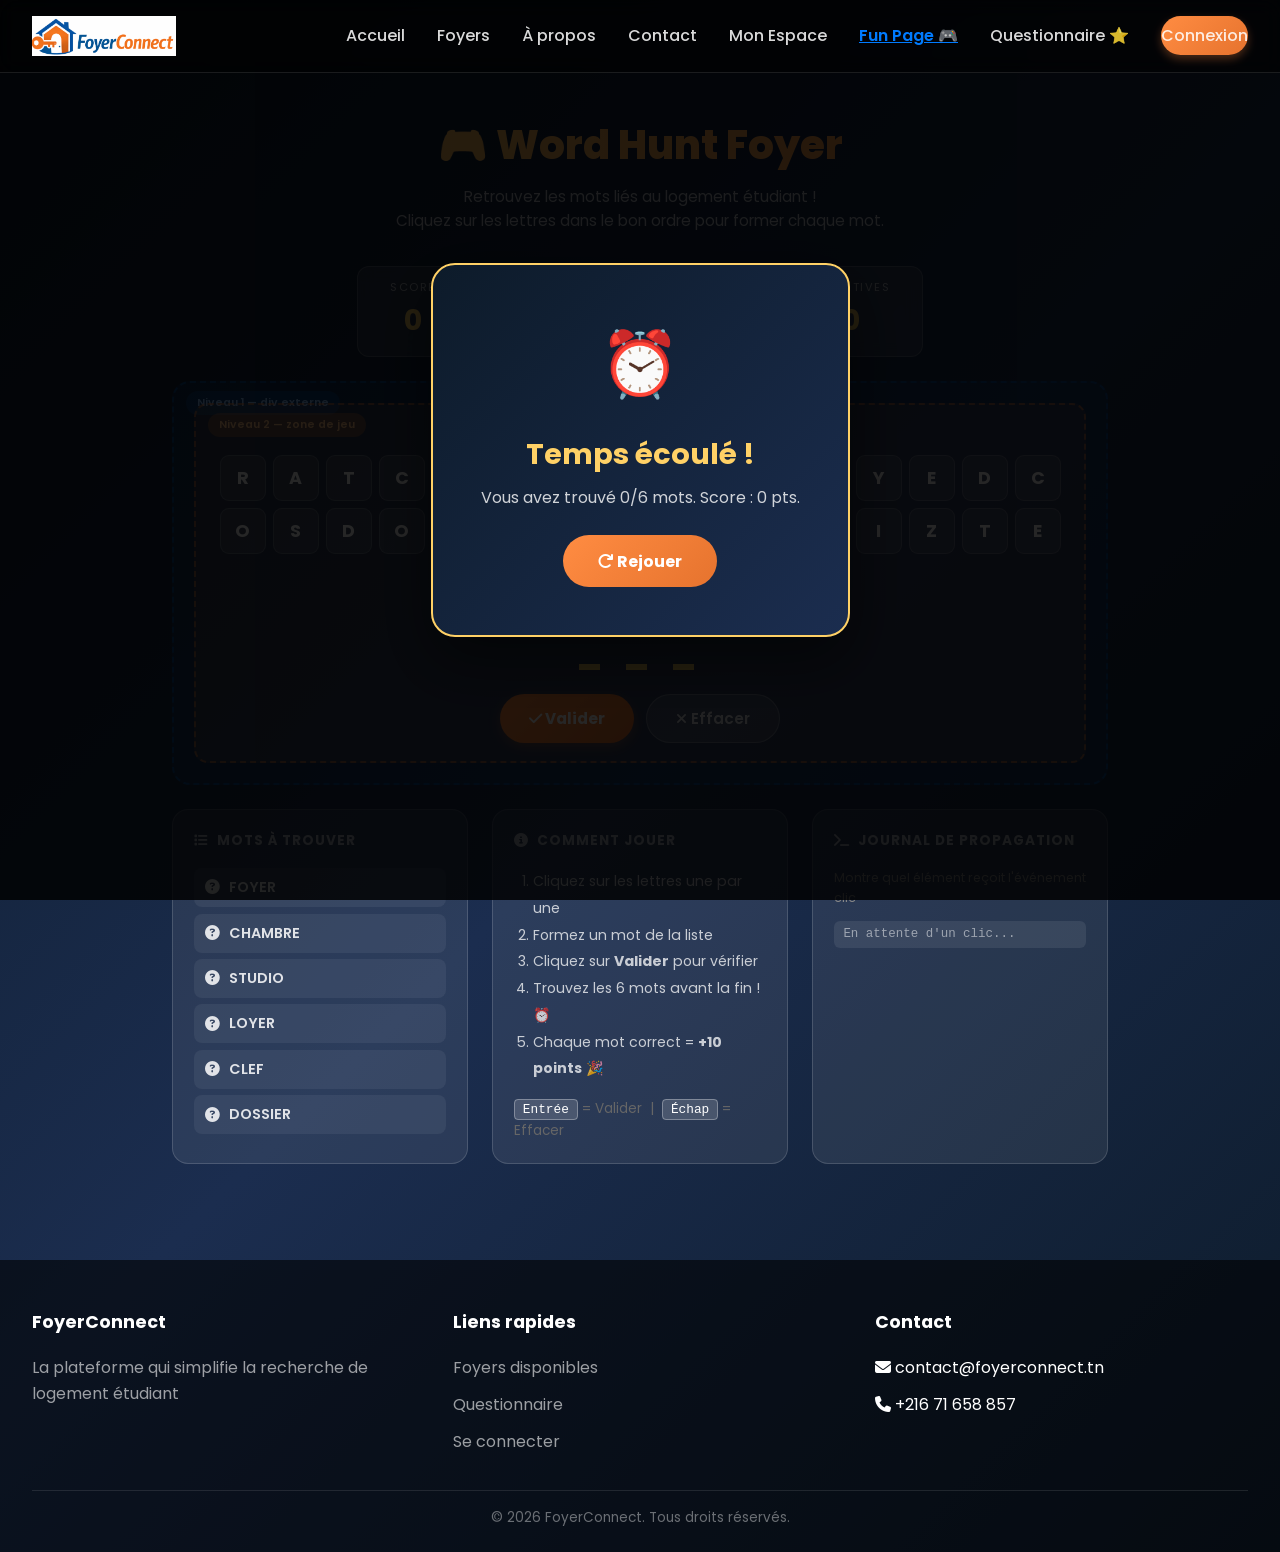
<file: html/funpage.html>
<!DOCTYPE html>
<html lang="en">
<head>
    <meta charset="UTF-8">
    <meta name="viewport" content="width=device-width, initial-scale=1.0">
    <title>Fun Page - FoyerConnect</title>
    <link rel="stylesheet" href="../css/funpage.css">
    <link rel="stylesheet" href="https://cdnjs.cloudflare.com/ajax/libs/font-awesome/6.4.0/css/all.min.css">
</head>
<body>

<!-- ===== HEADER ===== -->
<header>
    <nav>
        <div class="logo">
            <a href="index.html">
                <img src="../images/logo 1.png" alt="FoyerConnect" style="height: 40px;">
            </a>
        </div>
        <ul class="nav-links">
            <li><a href="../index.html">Accueil</a></li>
            <li><a href="foyers.html">Foyers</a></li>
            <li><a href="a-propos.html">À propos</a></li>
            <li><a href="contact-updated.html">Contact</a></li>
            <li><a href="espace-candidat-dynamique.html">Mon Espace</a></li>
            <li><a href="funpage.html" style="color: #007bff; font-weight: 600; padding: 0.5rem 0; text-decoration: underline;">Fun Page 🎮</a></li>
            <li><a href="questionnaire.html">Questionnaire ⭐</a></li>
            <li><a href="connexion.html" class="btn-connexion">Connexion</a></li>
        </ul>
    </nav>
</header>

<main>
<div class="game-container">

    <!-- TITRE -->
    <div class="game-hero">
        <h1 class="game-title">🎮 Word Hunt Foyer</h1>
        <p class="game-subtitle">Retrouvez les mots liés au logement étudiant !</p>
        <p class="game-subtitle">Cliquez sur les lettres dans le bon ordre pour former chaque mot.</p>
    </div>

    <!-- HUD : SCORE / TROUVÉS / TIMER / TENTATIVES -->
    <div class="hud">
        <div class="hud-card">
            <div class="hud-label">Score</div>
            <div class="hud-value" id="score">0</div>
        </div>
        <div class="hud-card">
            <div class="hud-label">Trouvés</div>
            <div class="hud-value" id="found">0/6</div>
        </div>
        <div class="hud-card">
            <div class="hud-label">Temps</div>
            <div class="hud-value" id="timer" style="color: rgb(239, 71, 111);">0</div>
        </div>
        <div class="hud-card">
            <div class="hud-label">Tentatives</div>
            <div class="hud-value" id="tries">0</div>
        </div>
    </div>

    <!--
        STRUCTURE IMBRIQUÉE SUR 3 NIVEAUX (pour illustrer la propagation)
        Niveau 1 : #outerDiv     → div externe
        Niveau 2 : #gameZone     → zone de jeu
        Niveau 3 : .letter-cell  → cellule interactive (lettre)
    -->
    <div class="outer" id="outerDiv">
        <span class="level-badge level1">Niveau 1 — div externe</span>

        <div class="game-zone" id="gameZone">
            <span class="level-badge level2">Niveau 2 — zone de jeu</span>

            <!-- Grille de lettres (Niveau 3) — générée dynamiquement -->
            <div class="letter-grid" id="letterGrid"><div class="letter-cell" data-lettre="F" data-index="0">F</div><div class="letter-cell" data-lettre="E" data-index="1">E</div><div class="letter-cell" data-lettre="L" data-index="2">L</div><div class="letter-cell" data-lettre="A" data-index="3">A</div><div class="letter-cell" data-lettre="Y" data-index="4">Y</div><div class="letter-cell" data-lettre="O" data-index="5">O</div><div class="letter-cell" data-lettre="E" data-index="6">E</div><div class="letter-cell" data-lettre="O" data-index="7">O</div><div class="letter-cell" data-lettre="H" data-index="8">H</div><div class="letter-cell" data-lettre="F" data-index="9">F</div><div class="letter-cell" data-lettre="A" data-index="10">A</div><div class="letter-cell" data-lettre="R" data-index="11">R</div><div class="letter-cell" data-lettre="R" data-index="12">R</div><div class="letter-cell" data-lettre="W" data-index="13">W</div><div class="letter-cell" data-lettre="T" data-index="14">T</div><div class="letter-cell" data-lettre="E" data-index="15">E</div><div class="letter-cell" data-lettre="I" data-index="16">I</div><div class="letter-cell" data-lettre="L" data-index="17">L</div><div class="letter-cell" data-lettre="N" data-index="18">N</div><div class="letter-cell" data-lettre="E" data-index="19">E</div><div class="letter-cell" data-lettre="E" data-index="20">E</div><div class="letter-cell" data-lettre="U" data-index="21">U</div><div class="letter-cell" data-lettre="P" data-index="22">P</div><div class="letter-cell" data-lettre="S" data-index="23">S</div><div class="letter-cell" data-lettre="R" data-index="24">R</div><div class="letter-cell" data-lettre="Z" data-index="25">Z</div><div class="letter-cell" data-lettre="B" data-index="26">B</div><div class="letter-cell" data-lettre="I" data-index="27">I</div><div class="letter-cell" data-lettre="C" data-index="28">C</div><div class="letter-cell" data-lettre="D" data-index="29">D</div><div class="letter-cell" data-lettre="Y" data-index="30">Y</div><div class="letter-cell" data-lettre="O" data-index="31">O</div><div class="letter-cell" data-lettre="D" data-index="32">D</div><div class="letter-cell" data-lettre="S" data-index="33">S</div><div class="letter-cell" data-lettre="O" data-index="34">O</div><div class="letter-cell" data-lettre="T" data-index="35">T</div><div class="letter-cell" data-lettre="C" data-index="36">C</div><div class="letter-cell" data-lettre="M" data-index="37">M</div><div class="letter-cell" data-lettre="S" data-index="38">S</div><div class="letter-cell" data-lettre="R" data-index="39">R</div></div>

            <!-- Mot en cours de formation -->
            <div class="guess-area">
                <div class="guess-display" id="guessDisplay">_ _ _</div>
                <div class="guess-btns">
                    <button class="btn-valider" id="btnValider">
                        <i class="fas fa-check"></i> Valider
                    </button>
                    <button class="btn-effacer" id="btnEffacer">
                        <i class="fas fa-times"></i> Effacer
                    </button>
                </div>
            </div>
        </div>
    </div>

    <!-- CONTENU SECONDAIRE : Liste mots + Instructions -->
    <div class="game-footer-grid">

        <div class="info-box">
            <h3><i class="fas fa-list"></i> Mots à trouver</h3>
            <div id="wordList"><div class="word-item" id="word-FOYER"><i class="fas fa-question-circle"></i> FOYER</div><div class="word-item" id="word-CHAMBRE"><i class="fas fa-question-circle"></i> CHAMBRE</div><div class="word-item" id="word-STUDIO"><i class="fas fa-question-circle"></i> STUDIO</div><div class="word-item" id="word-LOYER"><i class="fas fa-question-circle"></i> LOYER</div><div class="word-item" id="word-CLEF"><i class="fas fa-question-circle"></i> CLEF</div><div class="word-item" id="word-DOSSIER"><i class="fas fa-question-circle"></i> DOSSIER</div></div>
        </div>

        <div class="info-box">
            <h3><i class="fas fa-info-circle"></i> Comment jouer</h3>
            <ol class="how-to">
                <li>Cliquez sur les lettres une par une</li>
                <li>Formez un mot de la liste</li>
                <li>Cliquez sur <strong>Valider</strong> pour vérifier</li>
                <li>Trouvez les 6 mots avant la fin ! ⏰</li>
                <li>Chaque mot correct = <strong>+10 points</strong> 🎉</li>
            </ol>
            <p style="margin-top:1rem; font-size:0.85rem; color:#666;">
                <kbd>Entrée</kbd> = Valider &nbsp;|&nbsp; <kbd>Échap</kbd> = Effacer
            </p>
        </div>

        <div class="info-box">
            <h3><i class="fas fa-terminal"></i> Journal de propagation</h3>
            <p style="font-size:0.78rem; color:#888; margin-bottom:0.8rem;">
                Montre quel élément reçoit l'événement clic
            </p>
            <div id="eventLog" class="event-log-box">
                <div class="log-entry log-info">En attente d'un clic...</div>
            </div>
        </div>

    </div>

</div>
</main>

<!-- OVERLAY VICTOIRE / FIN DE TEMPS -->
<div class="win-overlay" id="winOverlay" style="display: flex;">
    <div class="win-box">
        <div class="win-emoji" id="winEmoji">⏰</div>
        <h2 id="winTitle">Temps écoulé !</h2>
        <p id="winMsg">Vous avez trouvé 0/6 mots. Score : 0 pts.</p>
        <button class="btn-restart" onclick="resetGame()">
            <i class="fas fa-redo"></i> Rejouer
        </button>
    </div>
</div>

<!-- ===== FOOTER ===== -->
<footer>
    <div class="footer-content">
        <div class="footer-section">
            <h4>FoyerConnect</h4>
            <p>La plateforme qui simplifie la recherche de logement étudiant</p>
        </div>
        <div class="footer-section">
            <h4>Liens rapides</h4>
            <ul>
                <li><a href="foyers.html">Foyers disponibles</a></li>
                <li><a href="questionnaire.html">Questionnaire</a></li>
                <li><a href="connexion.html">Se connecter</a></li>
            </ul>
        </div>
        <div class="footer-section">
            <h4>Contact</h4>
            <ul>
                <li><i class="fas fa-envelope"></i> contact@foyerconnect.tn</li>
                <li><i class="fas fa-phone"></i> +216 71 658 857</li>
            </ul>
        </div>
    </div>
    <div class="footer-bottom">
        <p>© 2026 FoyerConnect. Tous droits réservés.</p>
    </div>
</footer>

<!-- ===== JAVASCRIPT ===== -->
<script>
/*
 * ============================================================
 *  FoyerConnect - Fun Page : Jeu Word Hunt
 *  Auteurs : Maatreg Farah et Elkhadrawi Khouloud
 *
 *  Concepts couverts :
 *  a) Manipulation du DOM (createElement, appendChild, innerHTML)
 *  b) addEventListener() pour tous les événements
 *  c) Propagation des événements (bubbling) sur 3 niveaux imbriqués
 *  d) event.stopPropagation() pour contrôler la propagation
 *  e) Code entièrement commenté
 * ============================================================
 */

/* -------------------------------------------------------
   DONNÉES DU JEU (thème : logement étudiant)
   ------------------------------------------------------- */
/** Liste des mots à trouver */
var MOTS = ["FOYER", "CHAMBRE", "STUDIO", "LOYER", "CLEF", "DOSSIER"];

/**
 * Pool de lettres de la grille (40 lettres)
 * Contient toutes les lettres nécessaires + lettres parasites
 */
var LETTRES_POOL = [
    "F","O","Y","E","R","C","H","A","M","B",
    "R","E","S","T","U","D","I","O","L","O",
    "Y","E","R","C","L","E","F","D","O","S",
    "S","I","E","R","A","N","T","P","Z","W"
];

/* -------------------------------------------------------
   ÉTAT DU JEU
   ------------------------------------------------------- */
var score           = 0;    // Score actuel du joueur
var tries           = 0;    // Nombre de tentatives
var foundWords      = [];   // Mots déjà trouvés
var selectedLetters = [];   // Lettres sélectionnées (texte)
var selectedCells   = [];   // Références aux éléments <div> sélectionnés
var timerInterval   = null; // Référence au setInterval du compte à rebours
var timeLeft        = 60;   // Secondes restantes
var gameOver        = false;// Drapeau : partie terminée

/* -------------------------------------------------------
   a) GÉNÉRATION DYNAMIQUE DU DOM
   ------------------------------------------------------- */

/**
 * Crée dynamiquement toutes les cellules de la grille de lettres
 * Chaque cellule est un <div> créé avec document.createElement()
 */
function initGrille() {
    var grid = document.getElementById("letterGrid");
    grid.innerHTML = ""; // Vider la grille

    // Mélanger les lettres aléatoirement (Fisher-Yates)
    var lettres = LETTRES_POOL.slice();
    for (var i = lettres.length - 1; i > 0; i--) {
        var j = Math.floor(Math.random() * (i + 1));
        var tmp = lettres[i]; 
        lettres[i] = lettres[j]; 
        lettres[j] = tmp;
    }

    // Créer une cellule <div> pour chaque lettre
    lettres.forEach(function(lettre, index) {
        var cell = document.createElement("div");    // Créer l'élément
        cell.className = "letter-cell";              // Appliquer la classe CSS
        cell.textContent = lettre;                   // Afficher la lettre
        cell.dataset.lettre = lettre;                // Stocker la lettre dans data-attribute
        cell.dataset.index  = index;                 // Stocker l'index

        /*
         * b) GESTION DES ÉVÉNEMENTS avec addEventListener()
         *    Chaque cellule écoute l'événement "click"
         * -------------------------------------------------
         * c) PROPAGATION (bubbling) : sans stopPropagation,
         *    le clic se propage : letter-cell → game-zone → outerDiv
         */
        cell.addEventListener("click", function(event) {
            if (gameOver) return;

            // Journaliser : l'événement est reçu par la cellule (Niveau 3)
            logEvent("cell",
                "🔤 [Niveau 3 — letter-cell] Clic sur la lettre « " + lettre + " »");

            // Sélectionner ou désélectionner la lettre
            gererClic(cell, lettre);

            /*
             * d) CONTRÔLE DE PROPAGATION : stopPropagation()
             *    On empêche le clic de remonter vers game-zone et outerDiv.
             *    Sans cette ligne, les handlers de niveau 2 et 1 se
             *    déclencheraient aussi, causant des comportements indésirables.
             */
            event.stopPropagation();
            logEvent("stop",
                "🚫 stopPropagation() — propagation stoppée à letter-cell");
        });

        grid.appendChild(cell); // Ajouter la cellule au DOM
    });
}

/**
 * Crée dynamiquement la liste des mots à trouver dans le panneau
 */
function initWordList() {
    var container = document.getElementById("wordList");
    container.innerHTML = "";

    MOTS.forEach(function(mot) {
        var item = document.createElement("div");
        item.className  = "word-item";
        item.id         = "word-" + mot;
        item.innerHTML  = '<i class="fas fa-question-circle"></i> ' + mot;
        container.appendChild(item);
    });
}

/* -------------------------------------------------------
   LOGIQUE DU JEU
   ------------------------------------------------------- */

/**
 * Gère la sélection / désélection d'une lettre dans la grille
 * @param {HTMLElement} cell   - cellule cliquée
 * @param {string}      lettre - lettre de la cellule
 */
function gererClic(cell, lettre) {
    // Ignorer les cellules déjà trouvées
    if (cell.classList.contains("found")) return;

    if (cell.classList.contains("selected")) {
        // Désélectionner la lettre
        cell.classList.remove("selected");
        var idx = selectedCells.indexOf(cell);
        if (idx > -1) {
            selectedLetters.splice(idx, 1);
            selectedCells.splice(idx, 1);
        }
    } else {
        // Sélectionner la lettre
        cell.classList.add("selected");
        selectedLetters.push(lettre);
        selectedCells.push(cell);
    }

    // Mettre à jour l'affichage du mot en formation
    majAffichageMot();
}

/**
 * Met à jour l'affichage du mot actuellement formé
 */
function majAffichageMot() {
    var display = document.getElementById("guessDisplay");
    if (selectedLetters.length === 0) {
        display.textContent = "_ _ _";
    } else {
        display.textContent = selectedLetters.join(" ");
    }
}

/**
 * Valide le mot formé par les lettres sélectionnées
 * Vérifie si le mot appartient à la liste et n'a pas encore été trouvé
 */
function validerMot() {
    if (gameOver || selectedLetters.length === 0) return;

    tries++;
    document.getElementById("tries").textContent = tries;

    var motForma = selectedLetters.join(""); // Assembler le mot

    if (MOTS.includes(motForma) && !foundWords.includes(motForma)) {
        // ✅ MOT CORRECT
        foundWords.push(motForma);
        score += 10;

        // Mettre à jour le HUD
        document.getElementById("score").textContent = score;
        document.getElementById("found").textContent = foundWords.length + "/" + MOTS.length;

        // Marquer les cellules sélectionnées comme "trouvées"
        selectedCells.forEach(function(c) {
            c.classList.remove("selected");
            c.classList.add("found");
        });

        // Marquer le mot dans la liste de mots
        var wordEl = document.getElementById("word-" + motForma);
        if (wordEl) {
            wordEl.classList.add("found-word");
            wordEl.innerHTML = '<i class="fas fa-check-circle"></i> ' + motForma;
        }

        logEvent("success", "✅ Mot « " + motForma + " » trouvé ! +10 pts");

        // Vérifier la victoire
        if (foundWords.length === MOTS.length) {
            clearInterval(timerInterval);
            gameOver = true;
            setTimeout(function() { afficherVictoire(true); }, 500);
        }

    } else {
        // ❌ MOT INCORRECT
        selectedCells.forEach(function(c) {
            c.classList.add("wrong");
            setTimeout(function() { c.classList.remove("wrong"); }, 400);
        });
        logEvent("error", "❌ « " + motForma + " » : incorrect ou déjà trouvé");
    }

    effacerSelection();
}

/**
 * Efface la sélection courante
 */
function effacerSelection() {
    selectedCells.forEach(function(c) { c.classList.remove("selected"); });
    selectedLetters = [];
    selectedCells   = [];
    majAffichageMot();
}

/**
 * Affiche l'overlay de fin de jeu (victoire ou temps écoulé)
 * @param {boolean} victoire - true si le joueur a gagné
 */
function afficherVictoire(victoire) {
    var overlay = document.getElementById("winOverlay");
    document.getElementById("winEmoji").textContent = victoire ? "🏆" : "⏰";
    document.getElementById("winTitle").textContent = victoire ? "Bravo !" : "Temps écoulé !";
    document.getElementById("winMsg").textContent   = victoire
        ? "Tous les mots trouvés ! Score : " + score + " pts en " + tries + " tentatives."
        : "Vous avez trouvé " + foundWords.length + "/" + MOTS.length + " mots. Score : " + score + " pts.";
    overlay.style.display = "flex";
}

/**
 * Réinitialise complètement le jeu
 */
function resetGame() {
    // Réinitialiser les variables d'état
    score = 0; tries = 0;
    foundWords = []; selectedLetters = []; selectedCells = [];
    timeLeft = 60; gameOver = false;

    // Réinitialiser le HUD
    document.getElementById("score").textContent  = 0;
    document.getElementById("found").textContent  = "0/" + MOTS.length;
    document.getElementById("tries").textContent  = 0;
    document.getElementById("timer").textContent  = 60;
    document.getElementById("timer").style.color  = "";

    // Cacher l'overlay
    document.getElementById("winOverlay").style.display = "none";

    // Vider le journal
    document.getElementById("eventLog").innerHTML =
        '<div class="log-entry log-info">Nouvelle partie démarrée !</div>';

    // Reconstruire la grille et la liste de mots
    clearInterval(timerInterval);
    initGrille();
    initWordList();
    majAffichageMot();
    demarrerTimer();
}

/* -------------------------------------------------------
   TIMER (compte à rebours)
   ------------------------------------------------------- */

/**
 * Démarre le compte à rebours de 60 secondes
 * Utilise setInterval pour décrémenter chaque seconde
 */
function demarrerTimer() {
    timerInterval = setInterval(function() {
        timeLeft--;
        document.getElementById("timer").textContent = timeLeft;

        // Avertissement visuel les 10 dernières secondes
        if (timeLeft <= 10) {
            document.getElementById("timer").style.color = "#ef476f";
        }

        if (timeLeft <= 0) {
            clearInterval(timerInterval);
            gameOver = true;
            effacerSelection();
            afficherVictoire(false);
        }
    }, 1000);
}

/* -------------------------------------------------------
   JOURNAL DE PROPAGATION DES ÉVÉNEMENTS
   ------------------------------------------------------- */

/**
 * Ajoute une entrée dans le journal d'événements
 * @param {string} type    - 'cell' | 'zone' | 'outer' | 'stop' | 'success' | 'error' | 'info'
 * @param {string} message - texte à afficher
 */
function logEvent(type, message) {
    var log   = document.getElementById("eventLog");
    var entry = document.createElement("div");
    entry.className = "log-entry log-" + type;
    entry.textContent = message;
    log.appendChild(entry);
    log.scrollTop = log.scrollHeight;

    // Limiter à 15 entrées pour éviter le débordement
    while (log.children.length > 15) {
        log.removeChild(log.firstChild);
    }
}

/* -------------------------------------------------------
   b) INITIALISATION AVEC addEventListener()
      Tous les événements déclarés avec addEventListener
   ------------------------------------------------------- */

document.addEventListener("DOMContentLoaded", function() {

    // Initialiser le jeu au chargement
    initGrille();
    initWordList();
    demarrerTimer();

    /*
     * BOUTON VALIDER
     * d) stopPropagation() pour éviter que le clic sur le bouton
     *    ne se propage vers game-zone puis outerDiv
     */
    document.getElementById("btnValider").addEventListener("click", function(event) {
        validerMot();
        event.stopPropagation();
        logEvent("stop", "🚫 stopPropagation() sur bouton Valider");
    });

    /*
     * BOUTON EFFACER
     * Même raisonnement que Valider
     */
    document.getElementById("btnEffacer").addEventListener("click", function(event) {
        effacerSelection();
        event.stopPropagation();
        logEvent("stop", "🚫 stopPropagation() sur bouton Effacer");
    });

    /*
     * c) PROPAGATION — NIVEAU 2 : gameZone
     * Ce handler se déclenche si un clic remonte depuis un enfant
     * qui n'a PAS appelé stopPropagation (ex: clic direct sur la zone vide)
     */
    document.getElementById("gameZone").addEventListener("click", function(event) {
        logEvent("zone",
            "🎮 [Niveau 2 — game-zone] Clic reçu — propagation vers Niveau 1");
    });

    /*
     * c) PROPAGATION — NIVEAU 1 : outerDiv
     * Reçoit l'événement seulement si personne en dessous n'a appelé
     * stopPropagation. Illustre la fin de la chaîne de propagation.
     */
    document.getElementById("outerDiv").addEventListener("click", function(event) {
        logEvent("outer",
            "📦 [Niveau 1 — div externe] Clic reçu — fin du bubbling");
    });

    /*
     * RACCOURCIS CLAVIER
     * Entrée = Valider | Échap = Effacer
     */
    document.addEventListener("keydown", function(event) {
        if (event.key === "Enter")  validerMot();
        if (event.key === "Escape") effacerSelection();
    });

});
</script>
</body>
</html>
</file>
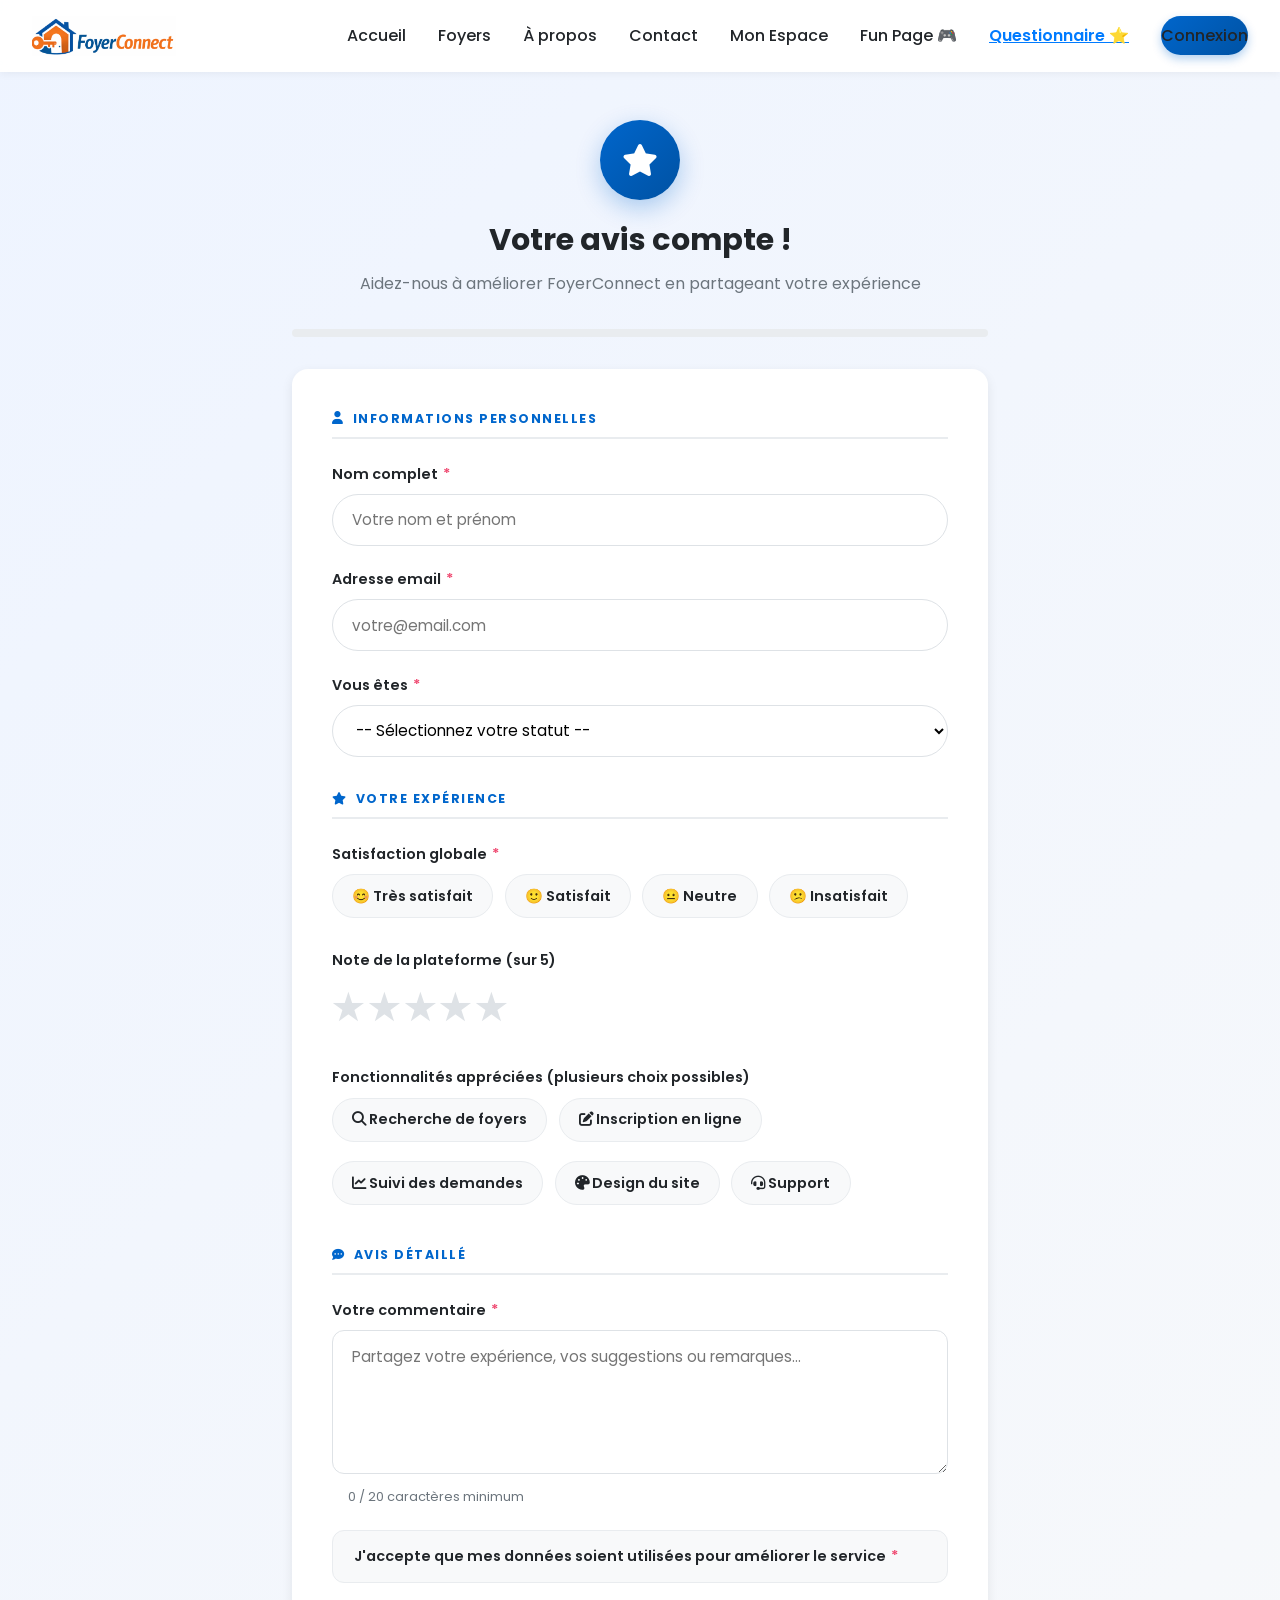
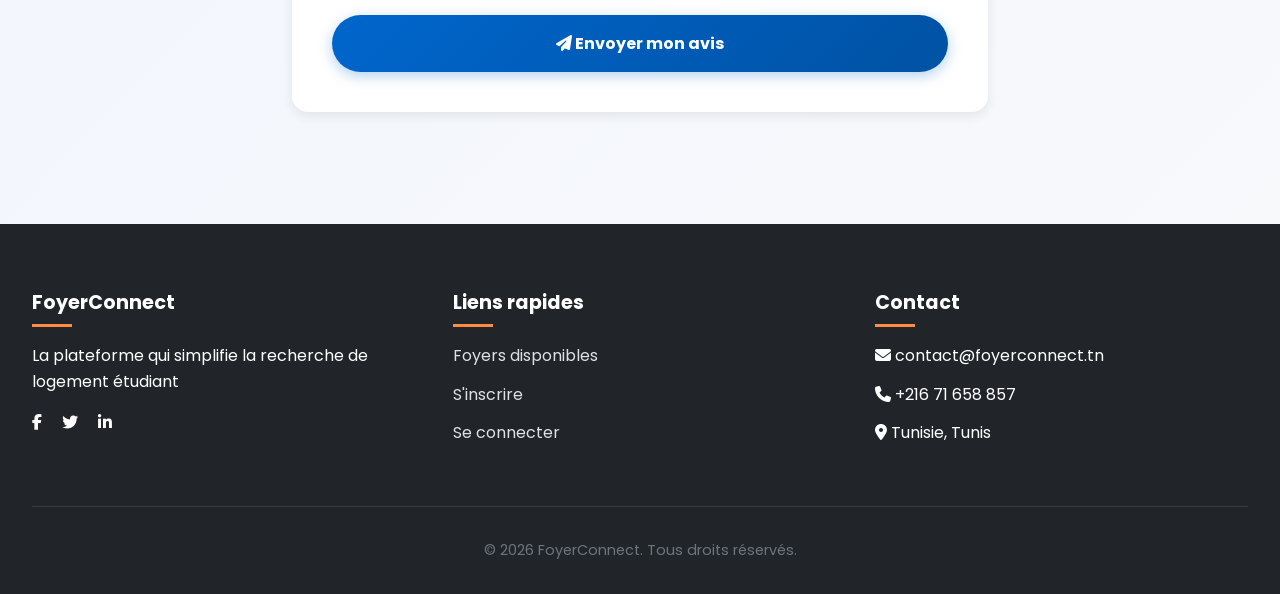
<file: html/questionnaire.html>
<!DOCTYPE html>
<!--
    FoyerConnect - Page Questionnaire
    Auteurs : Équipe FoyerConnect
    Intégration : Utilise les mêmes variables CSS que les autres pages
                  Fichier CSS dédié : questionnaire.css
-->
<html lang="fr">
<head>
    <meta charset="UTF-8">
    <meta name="viewport" content="width=device-width, initial-scale=1.0">
    <title>Questionnaire - FoyerConnect</title>
    <link rel="stylesheet" href="../css/questionnaire.css">
    <link rel="stylesheet" href="https://cdnjs.cloudflare.com/ajax/libs/font-awesome/6.4.0/css/all.min.css">
</head>
<body> 

<!-- ===== HEADER ===== -->
<header>
    <nav>
        <div class="logo">
            <a href="../index.html">
                <img src="../images/logo 1.png" alt="FoyerConnect" style="height: 40px;">
            </a>
        </div>
        <ul class="nav-links">
            <li><a href="../index.html">Accueil</a></li>
            <li><a href="foyers.html">Foyers</a></li>
            <li><a href="a-propos.html">À propos</a></li>
            <li><a href="contact-updated.html">Contact</a></li>
            <li><a href="espace-candidat-dynamique.html">Mon Espace</a></li>
            <li><a href="funpage.html">Fun Page 🎮</a></li>
            <li><a href="questionnaire.html" style="color: #007bff; font-weight: 600; padding: 0.5rem 0; text-decoration: underline;">Questionnaire ⭐</a></li>
            <li><a href="connexion.html" class="btn-connexion">Connexion</a></li>
        </ul>
    </nav>
</header>

<main>
<div class="container">

    <!-- EN-TÊTE DE PAGE -->
    <div class="page-hero">
        <div class="hero-icon"><i class="fas fa-star"></i></div>
        <h1>Votre avis compte !</h1>
        <p>Aidez-nous à améliorer FoyerConnect en partageant votre expérience</p>
    </div>

    <!-- BARRE DE PROGRESSION -->
    <div class="progress-wrap">
        <div class="progress-bar" id="progressBar" style="width: 0%;"></div>
    </div>

    <!-- MESSAGE DE SUCCÈS (caché par défaut) -->
    <div class="success-box" id="successBox">
        <div class="success-icon">🎉</div>
        <h3>Merci pour votre avis !</h3>
        <p>Votre réponse a bien été enregistrée. Elle nous aidera à améliorer nos services.</p>
        <a href="../index.html" class="btn-retour"><i class="fas fa-home"></i> Retour à l'accueil</a>
    </div>

    <!-- FORMULAIRE -->
    <div class="form-card" id="formCard">
        <form id="questionnaireForm" novalidate="">

            <!-- SECTION 1 : Identité -->
            <div class="form-section">
                <p class="section-title"><i class="fas fa-user"></i> Informations personnelles</p>

                <!-- CONTRÔLE 1 : Textbox - Nom -->
                <div class="form-group">
                    <label for="nom">Nom complet <span class="required">*</span></label>
                    <input type="text" id="nom" class="form-control" placeholder="Votre nom et prénom" oninput="validerChamp('nom'); updateProgress()">
                    <span class="error-msg" id="err-nom">
                        <i class="fas fa-exclamation-circle"></i>
                        Veuillez entrer votre nom complet (minimum 3 caractères).
                    </span>
                </div>

                <!-- CONTRÔLE 2 : Email -->
                <div class="form-group">
                    <label for="email">Adresse email <span class="required">*</span></label>
                    <input type="email" id="email" class="form-control" placeholder="votre@email.com" oninput="validerChamp('email'); updateProgress()">
                    <span class="error-msg" id="err-email">
                        <i class="fas fa-exclamation-circle"></i>
                        Veuillez entrer une adresse email valide.
                    </span>
                </div>

                <!-- CONTRÔLE 3 : Select - Statut -->
                <div class="form-group">
                    <label for="statut">Vous êtes <span class="required">*</span></label>
                    <select id="statut" class="form-control" onchange="validerChamp('statut'); updateProgress()">
                        <option value="">-- Sélectionnez votre statut --</option>
                        <option value="etudiant">Étudiant(e)</option>
                        <option value="parent">Parent d'étudiant</option>
                        <option value="gestionnaire">Gestionnaire de foyer</option>
                        <option value="autre">Autre</option>
                    </select>
                    <span class="error-msg" id="err-statut">
                        <i class="fas fa-exclamation-circle"></i>
                        Veuillez sélectionner votre statut.
                    </span>
                </div>
            </div>

            <!-- SECTION 2 : Expérience -->
            <div class="form-section">
                <p class="section-title"><i class="fas fa-star"></i> Votre expérience</p>

                <!-- CONTRÔLE 4 : Radio - Satisfaction globale -->
                <div class="form-group">
                    <label>Satisfaction globale <span class="required">*</span></label>
                    <div class="radio-group" id="radioSatisfaction">
                        <label class="radio-pill" onclick="selectRadio(this, 'tres-satisfait')">
                            <input type="radio" name="satisfaction" value="tres-satisfait">
                            😊 Très satisfait
                        </label>
                        <label class="radio-pill" onclick="selectRadio(this, 'satisfait')">
                            <input type="radio" name="satisfaction" value="satisfait">
                            🙂 Satisfait
                        </label>
                        <label class="radio-pill" onclick="selectRadio(this, 'neutre')">
                            <input type="radio" name="satisfaction" value="neutre">
                            😐 Neutre
                        </label>
                        <label class="radio-pill" onclick="selectRadio(this, 'insatisfait')">
                            <input type="radio" name="satisfaction" value="insatisfait">
                            😕 Insatisfait
                        </label>
                    </div>
                    <span class="error-msg" id="err-satisfaction">
                        <i class="fas fa-exclamation-circle"></i>
                        Veuillez indiquer votre niveau de satisfaction.
                    </span>
                </div>

                <!-- CONTRÔLE 5 : Étoiles (radio) -->
                <div class="form-group">
                    <label>Note de la plateforme (sur 5)</label>
                    <div class="star-group">
                        <input type="radio" id="star5" name="note" value="5"><label for="star5" title="5 étoiles">★</label>
                        <input type="radio" id="star4" name="note" value="4"><label for="star4" title="4 étoiles">★</label>
                        <input type="radio" id="star3" name="note" value="3"><label for="star3" title="3 étoiles">★</label>
                        <input type="radio" id="star2" name="note" value="2"><label for="star2" title="2 étoiles">★</label>
                        <input type="radio" id="star1" name="note" value="1"><label for="star1" title="1 étoile">★</label>
                    </div>
                </div>

                <!-- CONTRÔLE 6 : Checkbox - Fonctionnalités appréciées -->
                <div class="form-group">
                    <label>Fonctionnalités appréciées (plusieurs choix possibles)</label>
                    <div class="check-group">
                        <label class="check-pill" onclick="toggleCheck(this)">
                            <input type="checkbox" value="recherche">
                            <i class="fas fa-search"></i> Recherche de foyers
                        </label>
                        <label class="check-pill" onclick="toggleCheck(this)">
                            <input type="checkbox" value="inscription">
                            <i class="fas fa-edit"></i> Inscription en ligne
                        </label>
                        <label class="check-pill" onclick="toggleCheck(this)">
                            <input type="checkbox" value="suivi">
                            <i class="fas fa-chart-line"></i> Suivi des demandes
                        </label>
                        <label class="check-pill" onclick="toggleCheck(this)">
                            <input type="checkbox" value="design">
                            <i class="fas fa-palette"></i> Design du site
                        </label>
                        <label class="check-pill" onclick="toggleCheck(this)">
                            <input type="checkbox" value="support">
                            <i class="fas fa-headset"></i> Support
                        </label>
                    </div>
                </div>
            </div>
            <!-- SECTION 3 : Avis détaillé -->
            <div class="form-section">
                <p class="section-title"><i class="fas fa-comment-dots"></i> Avis détaillé</p>

                <!-- CONTRÔLE 7 : Textarea - Commentaire libre -->
                <div class="form-group">
                    <label for="commentaire">Votre commentaire <span class="required">*</span></label>
                    <textarea id="commentaire" class="form-control" rows="5" placeholder="Partagez votre expérience, vos suggestions ou remarques..." oninput="validerChamp('commentaire'); updateProgress()"></textarea>
                    <span class="error-msg" id="err-commentaire">
                        <i class="fas fa-exclamation-circle"></i>
                        Veuillez écrire un commentaire d'au moins 20 caractères.
                    </span>
                    <span class="char-count" id="charCount">0 / 20 caractères minimum</span>
                </div>

                <!-- CONTRÔLE 8 : Checkbox - Accord -->
                <div class="form-group">
                    <label class="check-pill check-pill-full" id="rgpdLabel" onclick="toggleCheck(this); validerChamp('rgpd'); updateProgress()">
                        <input type="checkbox" id="rgpd" value="ok">
                        J'accepte que mes données soient utilisées pour améliorer le service
                        <span class="required">*</span>
                    </label>
                    <span class="error-msg" id="err-rgpd">
                        <i class="fas fa-exclamation-circle"></i>
                        Vous devez accepter pour envoyer le formulaire.
                    </span>
                </div>
            </div>

            <button type="button" class="btn-submit" onclick="soumettre()">
                <i class="fas fa-paper-plane"></i> Envoyer mon avis
            </button>

        </form>
    </div>

</div>
</main>

<!-- ===== FOOTER ===== -->
<footer>
    <div class="footer-content">
        <div class="footer-section">
            <h4>FoyerConnect</h4>
            <p>La plateforme qui simplifie la recherche de logement étudiant</p>
            <div style="margin-top: 1rem;">
                <a href="#" style="margin-right: 1rem; color: var(--white);"><i class="fab fa-facebook-f"></i></a>
                <a href="#" style="margin-right: 1rem; color: var(--white);"><i class="fab fa-twitter"></i></a>
                <a href="#" style="color: var(--white);"><i class="fab fa-linkedin-in"></i></a>
            </div>
        </div>
        <div class="footer-section">
            <h4>Liens rapides</h4>
            <ul>
                <li><a href="foyers.html">Foyers disponibles</a></li>
                <li><a href="inscription.html">S'inscrire</a></li>
                <li><a href="connexion.html">Se connecter</a></li>
            </ul>
        </div>
        <div class="footer-section">
            <h4>Contact</h4>
            <ul>
                <li><i class="fas fa-envelope"></i> contact@foyerconnect.tn</li>
                <li><i class="fas fa-phone"></i> +216 71 658 857</li>
                <li><i class="fas fa-map-marker-alt"></i> Tunisie, Tunis</li>
            </ul>
        </div>
    </div>
    <div class="footer-bottom">
        <p>© 2026 FoyerConnect. Tous droits réservés.</p>
    </div>
</footer>

<!-- ===== JAVASCRIPT ===== -->
<script>
/*
 * ============================================================
 *  FoyerConnect - Questionnaire : Validation JavaScript
 *  Auteurs : Maatreg Farah et Elkhadrawi Khouloud
 * ============================================================
 */

/* Valeur du radio "satisfaction" sélectionné */
var satisfactionValue = "";

/**
 * Sélectionne un bouton radio sous forme de "pill"
 * Gère l'apparence visuelle et stocke la valeur choisie
 * @param {HTMLElement} el     - l'élément label cliqué
 * @param {string}      valeur - valeur associée au radio
 */
function selectRadio(el, valeur) {
    // Retirer la sélection de tous les pills du groupe
    var allPills = document.querySelectorAll("#radioSatisfaction .radio-pill");
    allPills.forEach(function(p) { p.classList.remove("selected"); });

    // Marquer ce pill comme sélectionné
    el.classList.add("selected");
    satisfactionValue = valeur;
    cacherErreur("satisfaction");
    updateProgress();
}

/**
 * Bascule l'état d'un checkbox "pill" (sélectionné / non sélectionné)
 * @param {HTMLElement} el - l'élément label cliqué
 */
function toggleCheck(el) {
    el.classList.toggle("selected");
}

/* -------------------------------------------------------
   VALIDATION JAVASCRIPT — 5 champs validés
   ------------------------------------------------------- */

/**
 * Valide un champ spécifique par son identifiant
 * @param {string} champ - identifiant du champ à valider
 * @returns {boolean} true si le champ est valide, false sinon
 */
function validerChamp(champ) {

    // VALIDATION 1 : Nom (minimum 3 caractères)
    if (champ === "nom") {
        var val = document.getElementById("nom").value.trim();
        if (val.length < 3) { afficherErreur("nom"); return false; }
        cacherErreur("nom");
        marquerOk("nom");
        return true;
    }

    // VALIDATION 2 : Email (format valide avec regex)
    if (champ === "email") {
        var val = document.getElementById("email").value.trim();
        var regex = /^[^\s@]+@[^\s@]+\.[^\s@]+$/;
        if (!regex.test(val)) { afficherErreur("email"); return false; }
        cacherErreur("email");
        marquerOk("email");
        return true;
    }

    // VALIDATION 3 : Statut (une option doit être sélectionnée)
    if (champ === "statut") {
        var val = document.getElementById("statut").value;
        if (!val) { afficherErreur("statut"); return false; }
        cacherErreur("statut");
        marquerOk("statut");
        return true;
    }

    // VALIDATION 4 : Commentaire (minimum 20 caractères)
    if (champ === "commentaire") {
        var val = document.getElementById("commentaire").value.trim();
        document.getElementById("charCount").textContent = val.length + " / 20 caractères minimum";
        if (val.length < 20) { afficherErreur("commentaire"); return false; }
        cacherErreur("commentaire");
        marquerOk("commentaire");
        return true;
    }

    // VALIDATION 5 : Satisfaction (un choix obligatoire)
    if (champ === "satisfaction") {
        if (!satisfactionValue) { afficherErreur("satisfaction"); return false; }
        cacherErreur("satisfaction");
        return true;
    }

    // VALIDATION 6 : RGPD (doit être coché)
    if (champ === "rgpd") {
        var checked = document.getElementById("rgpdLabel").classList.contains("selected");
        if (!checked) { afficherErreur("rgpd"); return false; }
        cacherErreur("rgpd");
        return true;
    }

    return true;
}

/** Affiche le message d'erreur pour un champ */
function afficherErreur(id) {
    var msg = document.getElementById("err-" + id);
    if (msg) msg.classList.add("show");
    var input = document.getElementById(id);
    if (input) { input.classList.add("error"); input.classList.remove("valid"); }
}

/** Cache le message d'erreur pour un champ */
function cacherErreur(id) {
    var msg = document.getElementById("err-" + id);
    if (msg) msg.classList.remove("show");
}

/** Marque un champ comme valide (bordure verte) */
function marquerOk(id) {
    var input = document.getElementById(id);
    if (input) { input.classList.add("valid"); input.classList.remove("error"); }
}

/**
 * Met à jour la barre de progression selon les champs remplis
 * (5 champs obligatoires)
 */
function updateProgress() {
    var ok = 0;
    if (document.getElementById("nom").value.trim().length >= 3) ok++;
    if (/^[^\s@]+@[^\s@]+\.[^\s@]+$/.test(document.getElementById("email").value.trim())) ok++;
    if (document.getElementById("statut").value) ok++;
    if (satisfactionValue) ok++;
    if (document.getElementById("commentaire").value.trim().length >= 20) ok++;
    document.getElementById("progressBar").style.width = Math.round((ok / 5) * 100) + "%";
}

/**
 * Valide tous les champs et soumet le formulaire si tout est correct
 */
function soumettre() {
    // Valider chaque champ obligatoire
    var ok = true;
    ok = validerChamp("nom")          && ok;
    ok = validerChamp("email")        && ok;
    ok = validerChamp("statut")       && ok;
    ok = validerChamp("satisfaction") && ok;
    ok = validerChamp("commentaire")  && ok;
    ok = validerChamp("rgpd")         && ok;

    if (!ok) {
        // Faire défiler vers la première erreur visible
        var premiere = document.querySelector(".error-msg.show");
        if (premiere) premiere.scrollIntoView({ behavior: "smooth", block: "center" });
        return;
    }

    // Tout est valide → afficher le message de succès
    document.getElementById("formCard").style.display  = "none";
    document.getElementById("progressBar").style.width = "100%";
    document.getElementById("successBox").style.display = "block";
    window.scrollTo({ top: 0, behavior: "smooth" });
}
</script>



</body>
</html>
</file>
<file: css/index.css>
/* ===== BASE COMMUNE ===== */
@import url('https://fonts.googleapis.com/css2?family=Poppins:wght@300;400;500;600;700&display=swap');

:root {
    --primary: #0066cc;
    --primary-dark: #0052a3;
    --secondary: #ff8c42;
    --secondary-dark: #e6732e;
    --accent: #ffb347;
    --danger: #ef476f;
    --warning: #ff9b42;
    --success: #06d6a0;
    --gray-100: #f8f9fa;
    --gray-200: #e9ecef;
    --gray-300: #dee2e6;
    --gray-600: #6c757d;
    --gray-800: #343a40;
    --dark: #212529;
    --white: #ffffff;
    --shadow-sm: 0 2px 8px rgba(0,0,0,0.05);
    --shadow-md: 0 4px 12px rgba(0,0,0,0.08);
    --shadow-lg: 0 8px 24px rgba(0,0,0,0.12);
    --transition: all 0.25s ease-in-out;
    --border-radius: 16px;
    --border-radius-sm: 8px;
}

* {
    margin: 0;
    padding: 0;
    box-sizing: border-box;
}

body {
    font-family: 'Poppins', sans-serif;
    line-height: 1.6;
    color: var(--dark);
    background-color: var(--gray-100);
}

a {
    text-decoration: none;
    color: var(--primary);
    transition: var(--transition);
    cursor: pointer;
}

a:hover {
    color: var(--primary-dark);
}

ul {
    list-style: none;
}

img {
    max-width: 100%;
    height: auto;
    display: block;
}

/* ===== HEADER ===== */
header {
    background-color: var(--white);
    box-shadow: var(--shadow-sm);
    position: sticky;
    top: 0;
    z-index: 1000;
    backdrop-filter: blur(8px);
    background-color: rgba(255,255,255,0.95);
}

nav {
    max-width: 1280px;
    margin: 0 auto;
    padding: 1rem 2rem;
    display: flex;
    justify-content: space-between;
    align-items: center;
}

.logo a {
    display: flex;
    align-items: center;
    gap: 0.5rem;
    font-size: 1.5rem;
    font-weight: 700;
    color: var(--dark);
}

.logo img {
    height: 40px;
    width: auto;
}

.nav-links {
    display: flex;
    gap: 2rem;
    align-items: center;
}

.nav-links a {
    color: var(--dark);
    font-weight: 500;
    padding: 0.5rem 0;
    position: relative;
}

.nav-links a::after {
    content: '';
    position: absolute;
    bottom: 0;
    left: 0;
    width: 0;
    height: 2px;
    background-color: var(--primary);
    transition: var(--transition);
}

.nav-links a:hover::after,
.nav-links a.active::after {
    width: 100%;
}

.nav-links a.active {
    color: var(--primary);
    font-weight: 600;
}

.btn-connexion {
    background: linear-gradient(135deg, var(--primary), var(--primary-dark));
    color: var(--white) ;
    padding: 0.6rem 1.5rem ;
    border-radius: 40px;
    font-weight: 500;
    box-shadow: 0 4px 10px rgba(0,102,204,0.3);
    transition: var(--transition);
}

.btn-connexion:hover {
    transform: translateY(-2px);
    box-shadow: 0 6px 14px rgba(0,102,204,0.4);
}

.btn-connexion::after {
    display: none;
}

/* ===== MAIN & CONTAINER ===== */
main {
    min-height: calc(100vh - 80px - 300px);
}

.container {
    max-width: 1280px;
    margin: 0 auto;
    padding: 3rem 2rem;
}

/* ===== FOOTER ===== */
footer {
    background: var(--dark);
    color: var(--white);
    padding: 4rem 2rem 2rem;
    margin-top: 4rem;
}

.footer-content {
    max-width: 1280px;
    margin: 0 auto;
    display: grid;
    grid-template-columns: repeat(auto-fit, minmax(250px, 1fr));
    gap: 3rem;
}

.footer-section h4 {
    margin-bottom: 1.5rem;
    font-size: 1.2rem;
    position: relative;
    display: inline-block;
}

.footer-section h4::after {
    content: '';
    position: absolute;
    bottom: -8px;
    left: 0;
    width: 40px;
    height: 3px;
    background: var(--secondary);
    
}

.footer-section ul li {
    margin-bottom: 0.8rem;
}

.footer-section a {
    color: var(--gray-300);
    transition: var(--transition);
}

.footer-section a:hover {
    color: var(--secondary);
    padding-left: 5px;
}

.footer-bottom {
    max-width: 1280px;
    margin: 0 auto;
    text-align: center;
    padding-top: 2rem;
    margin-top: 3rem;
    border-top: 1px solid rgba(255,255,255,0.1);
    color: var(--gray-600);
    font-size: 0.9rem;
}

/* ===== MEDIA QUERIES COMMUNES ===== */
@media (max-width: 768px) {
    nav {
        flex-direction: column;
        gap: 1rem;
        padding: 1rem;
    }
    .nav-links {
        flex-wrap: wrap;
        justify-content: center;
        gap: 1rem;
    }
}

/* ===== STYLES SPÉCIFIQUES À LA PAGE D'ACCUEIL ===== */
.hero {
    background: linear-gradient(135deg, var(--primary) 0%, var(--primary-dark) 100%);
    color: var(--white);
    padding: 5rem 2rem;
    text-align: center;
    border-bottom-left-radius: 40px;
    border-bottom-right-radius: 40px;
    margin-bottom: 2rem;
}

.hero h1 {
    font-size: 3rem;
    font-weight: 700;
    margin-bottom: 1rem;
    letter-spacing: -0.5px;
}

.hero p {
    font-size: 1.2rem;
    margin-bottom: 2rem;
    opacity: 0.9;
}

.search-box {
    max-width: 600px;
    margin: 0 auto;
    display: flex;
    gap: 0.5rem;
    background: var(--white);
    padding: 0.3rem;
    border-radius: 60px;
    box-shadow: var(--shadow-lg);
}

.search-box input {
    flex: 1;
    padding: 1rem 1.5rem;
    border: none;
    border-radius: 60px;
    font-size: 1rem;
    outline: none;
}

.search-box button {
    padding: 1rem 2.5rem;
    background: var(--secondary);
    border: none;
    border-radius: 60px;
    color: var(--white);
    font-weight: 600;
    cursor: pointer;
    transition: var(--transition);
    box-shadow: 0 4px 10px rgba(255,140,66,0.3);
}

.search-box button:hover {
    background: var(--secondary-dark);
    transform: scale(1.02);
}

.btn {
    display: inline-block;
    padding: 0.9rem 2rem;
    border: none;
    border-radius: 40px;
    cursor: pointer;
    font-weight: 600;
    transition: var(--transition);
    text-align: center;
    font-size: 1rem;
}

.btn-primary {
    background: linear-gradient(135deg, var(--primary), var(--primary-dark));
    color: var(--white);
    box-shadow: 0 4px 10px rgba(0,102,204,0.3);
}

.btn-primary:hover {
    transform: translateY(-2px);
    box-shadow: 0 6px 14px rgba(0,102,204,0.4);
}

.btn-outline {
    background: transparent;
    border: 2px solid var(--primary);
    color: var(--primary);
    padding: 0.8rem 1.8rem;
}

.btn-outline:hover {
    background: var(--primary);
    color: var(--white);
    transform: translateY(-2px);
}

.card-grid {
    display: grid;
    grid-template-columns: repeat(auto-fit, minmax(300px, 1fr));
    gap: 2rem;
    margin-top: 2rem;
}

.card {
    background: var(--white);
    border-radius: var(--border-radius);
    overflow: hidden;
    box-shadow: var(--shadow-sm);
    transition: var(--transition);
    position: relative;
}

.card:hover {
    transform: translateY(-8px);
    box-shadow: var(--shadow-lg);
}

/* ===== CORRECTION IMAGE CARD ===== */

.card {
    background: var(--white);
    border-radius: var(--border-radius);
    overflow: hidden;
    box-shadow: var(--shadow-sm);
    transition: var(--transition);
    position: relative;
}

.card-img {
    width: 100%;
    height: 220px;
    object-fit: cover;
    display: block;
}

.card-content {
    padding: 1.8rem;
}

.card:hover {
    transform: translateY(-8px);
    box-shadow: var(--shadow-lg);
}

.card-content {
    padding: 1.8rem;
}

.card-content h3 {
    font-size: 1.3rem;
    margin-bottom: 0.5rem;
    color: var(--dark);
}

.card-meta {
    color: blue;
    font-size: 1rem;
    margin-bottom: 1rem;
    display: flex;
    align-items: center;
    gap: 0.5rem;
}

.card-meta i {
    color: var(--primary);
}

.card-badge {
    position: absolute;
    top: 15px;
    right: 15px;
    background: var(--secondary);
    color: var(--white);
    padding: 0.3rem 1rem;
    border-radius: 30px;
    font-size: 0.8rem;
    font-weight: 600;
    z-index: 2;
    box-shadow: var(--shadow-sm);
}

.grid-5-col {
    display: grid;
    grid-template-columns: repeat(5, 1fr);
    gap: 1.5rem;
    margin: 3rem 0;
}

.grid-item {
    background: var(--white);
    padding: 1.5rem 1rem;
    text-align: center;
    border-radius: var(--border-radius-sm);
    box-shadow: var(--shadow-sm);
    font-weight: 500;
    transition: var(--transition);
    border: 1px solid var(--gray-200);
}

.grid-item:hover {
    transform: translateY(-4px);
    box-shadow: var(--shadow-md);
    border-color: var(--primary);
}

/* Media queries supplémentaires */
@media (max-width: 768px) {
    .hero h1 {
        font-size: 2.2rem;
    }
    .hero {
        padding: 3rem 1rem;
    }
    .search-box {
        flex-direction: column;
        background: transparent;
        box-shadow: none;
        gap: 1rem;
    }
    .search-box input,
    .search-box button {
        width: 100%;
        border-radius: 40px;
    }
    .grid-5-col {
        grid-template-columns: repeat(2, 1fr);
    }
}

@media (max-width: 480px) {
    .grid-5-col {
        grid-template-columns: 1fr;
    }
}
</file>
<file: css/a-propos.css>
/* ===== BASE COMMUNE ===== */
@import url('https://fonts.googleapis.com/css2?family=Poppins:wght@300;400;500;600;700&display=swap');

:root {
    --primary: #0066cc;
    --primary-dark: #0052a3;
    --secondary: #ff8c42;
    --secondary-dark: #e6732e;
    --accent: #ffb347;
    --danger: #ef476f;
    --warning: #ff9b42;
    --success: #06d6a0;
    --gray-100: #f8f9fa;
    --gray-200: #e9ecef;
    --gray-300: #dee2e6;
    --gray-600: #6c757d;
    --gray-800: #343a40;
    --dark: #212529;
    --white: #ffffff;
    --shadow-sm: 0 2px 8px rgba(0,0,0,0.05);
    --shadow-md: 0 4px 12px rgba(0,0,0,0.08);
    --shadow-lg: 0 8px 24px rgba(0,0,0,0.12);
    --transition: all 0.25s ease-in-out;
    --border-radius: 16px;
    --border-radius-sm: 8px;
}

* {
    margin: 0;
    padding: 0;
    box-sizing: border-box;
}

body {
    font-family: 'Poppins', sans-serif;
    line-height: 1.6;
    color: var(--dark);
    background-color: var(--gray-100);
}

a {
    text-decoration: none;
    color: var(--primary);
    transition: var(--transition);
    cursor: pointer;
}

a:hover {
    color: var(--primary-dark);
}

ul {
    list-style: none;
}

img {
    max-width: 100%;
    height: auto;
    display: block;
}

/* ===== HEADER ===== */
header {
    background-color: var(--white);
    box-shadow: var(--shadow-sm);
    position: sticky;
    top: 0;
    z-index: 1000;
    backdrop-filter: blur(8px);
    background-color: rgba(255,255,255,0.95);
}

nav {
    max-width: 1280px;
    margin: 0 auto;
    padding: 1rem 2rem;
    display: flex;
    justify-content: space-between;
    align-items: center;
}

.logo a {
    display: flex;
    align-items: center;
    gap: 0.5rem;
    font-size: 1.5rem;
    font-weight: 700;
    color: var(--dark);
}

.logo img {
    height: 40px;
    width: auto;
}

.nav-links {
    display: flex;
    gap: 2rem;
    align-items: center;
}

.nav-links a {
    color: var(--dark);
    font-weight: 500;
    padding: 0.5rem 0;
    position: relative;
}

.nav-links a::after {
    content: '';
    position: absolute;
    bottom: 0;
    left: 0;
    width: 0;
    height: 2px;
    background-color: var(--primary);
    transition: var(--transition);
}

.nav-links a:hover::after,
.nav-links a.active::after {
    width: 100%;
}

.nav-links a.active {
    color: var(--primary);
    font-weight: 600;
}

.btn-connexion {
    background: linear-gradient(135deg, var(--primary), var(--primary-dark));
    color: var(--white) !important;
    padding: 0.6rem 1.5rem !important;
    border-radius: 40px;
    font-weight: 500;
    box-shadow: 0 4px 10px rgba(0,102,204,0.3);
    transition: var(--transition);
}

.btn-connexion:hover {
    transform: translateY(-2px);
    box-shadow: 0 6px 14px rgba(0,102,204,0.4);
}

.btn-connexion::after {
    display: none;
}

/* ===== MAIN & CONTAINER ===== */
main {
    min-height: calc(100vh - 80px - 300px);
}

.container {
    max-width: 1280px;
    margin: 0 auto;
    padding: 3rem 2rem;
}

/* ===== FOOTER ===== */
footer {
    background: var(--dark);
    color: var(--white);
    padding: 4rem 2rem 2rem;
    margin-top: 4rem;
}

.footer-content {
    max-width: 1280px;
    margin: 0 auto;
    display: grid;
    grid-template-columns: repeat(auto-fit, minmax(250px, 1fr));
    gap: 3rem;
}

.footer-section h4 {
    margin-bottom: 1.5rem;
    font-size: 1.2rem;
    position: relative;
    display: inline-block;
}

.footer-section h4::after {
    content: '';
    position: absolute;
    bottom: -8px;
    left: 0;
    width: 40px;
    height: 3px;
    background: var(--secondary);
}

.footer-section ul li {
    margin-bottom: 0.8rem;
}

.footer-section a {
    color: var(--gray-300);
    transition: var(--transition);
}

.footer-section a:hover {
    color: var(--secondary);
    padding-left: 5px;
}

.footer-bottom {
    max-width: 1280px;
    margin: 0 auto;
    text-align: center;
    padding-top: 2rem;
    margin-top: 3rem;
    border-top: 1px solid rgba(255,255,255,0.1);
    color: var(--gray-600);
    font-size: 0.9rem;
}

/* ===== MEDIA QUERIES COMMUNES ===== */
@media (max-width: 768px) {
    nav {
        flex-direction: column;
        gap: 1rem;
        padding: 1rem;
    }
    .nav-links {
        flex-wrap: wrap;
        justify-content: center;
        gap: 1rem;
    }
}

/* ===== STYLES SPÉCIFIQUES À LA PAGE À PROPOS ===== */
.mission-box {
    background: var(--white);
    padding: 2rem;
    border-radius: var(--border-radius);
    box-shadow: var(--shadow-sm);
    margin: 2rem 0;
}

.mission-box h2 {
    margin-bottom: 1rem;
}

.mission-box p {
    margin-bottom: 1rem;
}

.grid-3-col {
    display: grid;
    grid-template-columns: repeat(3, 1fr);
    gap: 2rem;
    margin-top: 2rem;
}

.grid-3-col > div {
    background: var(--white);
    padding: 2rem;
    border-radius: var(--border-radius);
    box-shadow: var(--shadow-sm);
    text-align: center;
}

.grid-3-col h3 {
    margin: 1rem 0;
}

.stats-box {
    background: linear-gradient(135deg, var(--primary) 0%, var(--primary-dark) 100%);
    padding: 2rem;
    border-radius: var(--border-radius);
    color: var(--white);
}

.stats-grid {
    display: grid;
    grid-template-columns: repeat(3, 1fr);
    gap: 2rem;
    text-align: center;
    margin-top: 1rem;
}

.stats-grid .number {
    font-size: 2.5rem;
    font-weight: 700;
}

@media (max-width: 768px) {
    .grid-3-col {
        grid-template-columns: 1fr;
    }
    .stats-grid {
        grid-template-columns: 1fr;
    }
}
</file>
<file: css/connexion.css>
/* ===== BASE COMMUNE ===== */
/* ===== BASE COMMUNE ===== */
@import url('https://fonts.googleapis.com/css2?family=Poppins:wght@300;400;500;600;700&display=swap');

:root {
    --primary: #0066cc;
    --primary-dark: #0052a3;
    --secondary: #ff8c42;
    --secondary-dark: #e6732e;
    --accent: #ffb347;
    --danger: #ef476f;
    --warning: #ff9b42;
    --success: #06d6a0;
    --gray-100: #f8f9fa;
    --gray-200: #e9ecef;
    --gray-300: #dee2e6;
    --gray-600: #6c757d;
    --gray-800: #343a40;
    --dark: #212529;
    --white: #ffffff;
    --shadow-sm: 0 2px 8px rgba(0,0,0,0.05);
    --shadow-md: 0 4px 12px rgba(0,0,0,0.08);
    --shadow-lg: 0 8px 24px rgba(0,0,0,0.12);
    --transition: all 0.25s ease-in-out;
    --border-radius: 16px;
    --border-radius-sm: 8px;
}

* {
    margin: 0;
    padding: 0;
    box-sizing: border-box;
}

body {
    font-family: 'Poppins', sans-serif;
    line-height: 1.6;
    color: var(--dark);
    background-color: var(--gray-100);
}

a {
    text-decoration: none;
    color: var(--primary);
    transition: var(--transition);
    cursor: pointer;
}

a:hover {
    color: var(--primary-dark);
}

ul {
    list-style: none;
}

img {
    max-width: 100%;
    height: auto;
    display: block;
}

/* ===== HEADER ===== */
header {
    background-color: var(--white);
    box-shadow: var(--shadow-sm);
    position: sticky;
    top: 0;
    z-index: 1000;
    backdrop-filter: blur(8px);
    background-color: rgba(255,255,255,0.95);
}

nav {
    max-width: 1280px;
    margin: 0 auto;
    padding: 1rem 2rem;
    display: flex;
    justify-content: space-between;
    align-items: center;
}

.logo a {
    display: flex;
    align-items: center;
    gap: 0.5rem;
    font-size: 1.5rem;
    font-weight: 700;
    color: var(--dark);
}

.logo img {
    height: 40px;
    width: auto;
}

.nav-links {
    display: flex;
    gap: 2rem;
    align-items: center;
}

.nav-links a {
    color: var(--dark);
    font-weight: 500;
    padding: 0.5rem 0;
    position: relative;
}

.nav-links a::after {
    content: '';
    position: absolute;
    bottom: 0;
    left: 0;
    width: 0;
    height: 2px;
    background-color: var(--primary);
    transition: var(--transition);
}

.nav-links a:hover::after,
.nav-links a.active::after {
    width: 100%;
}

.nav-links a.active {
    color: var(--primary);
    font-weight: 600;
}

.btn-connexion {
    background: linear-gradient(135deg, var(--primary), var(--primary-dark));
    color: var(--white) !important;
    padding: 0.6rem 1.5rem !important;
    border-radius: 40px;
    font-weight: 500;
    box-shadow: 0 4px 10px rgba(0,102,204,0.3);
    transition: var(--transition);
}

.btn-connexion:hover {
    transform: translateY(-2px);
    box-shadow: 0 6px 14px rgba(0,102,204,0.4);
}

.btn-connexion::after {
    display: none;
}

/* ===== MAIN & CONTAINER ===== */
main {
    min-height: calc(100vh - 80px - 300px);
}

.container {
    max-width: 1280px;
    margin: 0 auto;
    padding: 3rem 2rem;
}

/* ===== FOOTER ===== */
footer {
    background: var(--dark);
    color: var(--white);
    padding: 4rem 2rem 2rem;
    margin-top: 4rem;
}

.footer-content {
    max-width: 1280px;
    margin: 0 auto;
    display: grid;
    grid-template-columns: repeat(auto-fit, minmax(250px, 1fr));
    gap: 3rem;
}

.footer-section h4 {
    margin-bottom: 1.5rem;
    font-size: 1.2rem;
    position: relative;
    display: inline-block;
}

.footer-section h4::after {
    content: '';
    position: absolute;
    bottom: -8px;
    left: 0;
    width: 40px;
    height: 3px;
    background: var(--secondary);
}

.footer-section ul li {
    margin-bottom: 0.8rem;
}

.footer-section a {
    color: var(--gray-300);
    transition: var(--transition);
}

.footer-section a:hover {
    color: var(--secondary);
    padding-left: 5px;
}

.footer-bottom {
    max-width: 1280px;
    margin: 0 auto;
    text-align: center;
    padding-top: 2rem;
    margin-top: 3rem;
    border-top: 1px solid rgba(255,255,255,0.1);
    color: var(--gray-600);
    font-size: 0.9rem;
}

/* ===== MEDIA QUERIES COMMUNES ===== */
@media (max-width: 768px) {
    nav {
        flex-direction: column;
        gap: 1rem;
        padding: 1rem;
    }
    .nav-links {
        flex-wrap: wrap;
        justify-content: center;
        gap: 1rem;
    }
}
/* ===== STYLES SPÉCIFIQUES À LA PAGE CONNEXION ===== */
.connexion-container {
    max-width: 500px;
    margin: 0 auto;
}

.connexion-container h1 {
    text-align: center;
    margin-bottom: 2rem;
}

.connexion-form {
    background: var(--white);
    padding: 2.5rem;
    border-radius: var(--border-radius);
    box-shadow: var(--shadow-md);
}

.form-group {
    margin-bottom: 1.5rem;
}

.form-group label {
    display: block;
    margin-bottom: 0.5rem;
    font-weight: 500;
    color: var(--gray-800);
}

.form-group input {
    width: 100%;
    padding: 0.9rem 1.2rem;
    border: 1px solid var(--gray-300);
    border-radius: 40px;
    font-size: 1rem;
    transition: var(--transition);
}

.form-group input:focus {
    outline: none;
    border-color: var(--primary);
    box-shadow: 0 0 0 3px rgba(0,102,204,0.15);
}

.forgot-password {
    text-align: right;
    margin-bottom: 1.5rem;
}

.forgot-password a {
    color: var(--gray-600);
    font-size: 0.9rem;
}

.btn-primary {
    background: linear-gradient(135deg, var(--primary), var(--primary-dark));
    color: var(--white);
    box-shadow: 0 4px 10px rgba(0,102,204,0.3);
    padding: 0.9rem 2rem;
    border: none;
    border-radius: 40px;
    font-weight: 600;
    cursor: pointer;
    transition: var(--transition);
    width: 100%;
}

.btn-primary:hover {
    transform: translateY(-2px);
    box-shadow: 0 6px 14px rgba(0,102,204,0.4);
}

.register-link {
    text-align: center;
    margin-top: 2rem;
}

.foyer-link {
    text-align: center;
    margin-top: 2rem;
}

.btn-outline {
    background: transparent;
    border: 2px solid var(--primary);
    color: var(--primary);
    padding: 0.8rem 1.8rem;
    border-radius: 40px;
    font-weight: 600;
    transition: var(--transition);
    display: inline-block;
}

.btn-outline:hover {
    background: var(--primary);
    color: var(--white);
    transform: translateY(-2px);
}
</file>
<file: css/espace-candidat.css>
/* ===== BASE COMMUNE ===== */
/* ===== BASE COMMUNE ===== */
@import url('https://fonts.googleapis.com/css2?family=Poppins:wght@300;400;500;600;700&display=swap');

:root {
    --primary: #0066cc;
    --primary-dark: #0052a3;
    --secondary: #ff8c42;
    --secondary-dark: #e6732e;
    --accent: #ffb347;
    --danger: #ef476f;
    --warning: #ff9b42;
    --success: #06d6a0;
    --gray-100: #f8f9fa;
    --gray-200: #e9ecef;
    --gray-300: #dee2e6;
    --gray-600: #6c757d;
    --gray-800: #343a40;
    --dark: #212529;
    --white: #ffffff;
    --shadow-sm: 0 2px 8px rgba(0,0,0,0.05);
    --shadow-md: 0 4px 12px rgba(0,0,0,0.08);
    --shadow-lg: 0 8px 24px rgba(0,0,0,0.12);
    --transition: all 0.25s ease-in-out;
    --border-radius: 16px;
    --border-radius-sm: 8px;
}

* {
    margin: 0;
    padding: 0;
    box-sizing: border-box;
}

body {
    font-family: 'Poppins', sans-serif;
    line-height: 1.6;
    color: var(--dark);
    background-color: var(--gray-100);
}

a {
    text-decoration: none;
    color: var(--primary);
    transition: var(--transition);
    cursor: pointer;
}

a:hover {
    color: var(--primary-dark);
}

ul {
    list-style: none;
}

img {
    max-width: 100%;
    height: auto;
    display: block;
}

/* ===== HEADER ===== */
header {
    background-color: var(--white);
    box-shadow: var(--shadow-sm);
    position: sticky;
    top: 0;
    z-index: 1000;
    backdrop-filter: blur(8px);
    background-color: rgba(255,255,255,0.95);
}

nav {
    max-width: 1280px;
    margin: 0 auto;
    padding: 1rem 2rem;
    display: flex;
    justify-content: space-between;
    align-items: center;
}

.logo a {
    display: flex;
    align-items: center;
    gap: 0.5rem;
    font-size: 1.5rem;
    font-weight: 700;
    color: var(--dark);
}

.logo img {
    height: 40px;
    width: auto;
}

.nav-links {
    display: flex;
    gap: 2rem;
    align-items: center;
}

.nav-links a {
    color: var(--dark);
    font-weight: 500;
    padding: 0.5rem 0;
    position: relative;
}

.nav-links a::after {
    content: '';
    position: absolute;
    bottom: 0;
    left: 0;
    width: 0;
    height: 2px;
    background-color: var(--primary);
    transition: var(--transition);
}

.nav-links a:hover::after,
.nav-links a.active::after {
    width: 100%;
}

.nav-links a.active {
    color: var(--primary);
    font-weight: 600;
}

.btn-connexion {
    background: linear-gradient(135deg, var(--primary), var(--primary-dark));
    color: var(--white) !important;
    padding: 0.6rem 1.5rem !important;
    border-radius: 40px;
    font-weight: 500;
    box-shadow: 0 4px 10px rgba(0,102,204,0.3);
    transition: var(--transition);
}

.btn-connexion:hover {
    transform: translateY(-2px);
    box-shadow: 0 6px 14px rgba(0,102,204,0.4);
}

.btn-connexion::after {
    display: none;
}

/* ===== MAIN & CONTAINER ===== */
main {
    min-height: calc(100vh - 80px - 300px);
}

.container {
    max-width: 1280px;
    margin: 0 auto;
    padding: 3rem 2rem;
}

/* ===== FOOTER ===== */
footer {
    background: var(--dark);
    color: var(--white);
    padding: 4rem 2rem 2rem;
    margin-top: 4rem;
}

.footer-content {
    max-width: 1280px;
    margin: 0 auto;
    display: grid;
    grid-template-columns: repeat(auto-fit, minmax(250px, 1fr));
    gap: 3rem;
}

.footer-section h4 {
    margin-bottom: 1.5rem;
    font-size: 1.2rem;
    position: relative;
    display: inline-block;
}

.footer-section h4::after {
    content: '';
    position: absolute;
    bottom: -8px;
    left: 0;
    width: 40px;
    height: 3px;
    background: var(--secondary);
}

.footer-section ul li {
    margin-bottom: 0.8rem;
}

.footer-section a {
    color: var(--gray-300);
    transition: var(--transition);
}

.footer-section a:hover {
    color: var(--secondary);
    padding-left: 5px;
}

.footer-bottom {
    max-width: 1280px;
    margin: 0 auto;
    text-align: center;
    padding-top: 2rem;
    margin-top: 3rem;
    border-top: 1px solid rgba(255,255,255,0.1);
    color: var(--gray-600);
    font-size: 0.9rem;
}

/* ===== MEDIA QUERIES COMMUNES ===== */
@media (max-width: 768px) {
    nav {
        flex-direction: column;
        gap: 1rem;
        padding: 1rem;
    }
    .nav-links {
        flex-wrap: wrap;
        justify-content: center;
        gap: 1rem;
    }
}

/* ===== STYLES SPÉCIFIQUES À L'ESPACE CANDIDAT ===== */
.dashboard {
    display: grid;
    grid-template-columns: 260px 1fr;
    gap: 2rem;
    margin-top: 2rem;
}

.dashboard-sidebar {
    background: var(--white);
    padding: 2rem 1rem;
    border-radius: var(--border-radius);
    box-shadow: var(--shadow-sm);
    height: fit-content;
}

.dashboard-sidebar ul li {
    margin-bottom: 0.5rem;
}

.dashboard-sidebar a {
    display: block;
    padding: 0.8rem 1.2rem;
    border-radius: 40px;
    color: var(--gray-800);
    font-weight: 500;
    transition: var(--transition);
}

.dashboard-sidebar a:hover,
.dashboard-sidebar a.active {
    background: var(--primary);
    color: var(--white);
}

.table-responsive {
    overflow-x: auto;
    border-radius: var(--border-radius-sm);
    box-shadow: var(--shadow-sm);
}

table {
    width: 100%;
    border-collapse: collapse;
    background: var(--white);
    border-radius: var(--border-radius-sm);
    overflow: hidden;
}

th {
    background: var(--primary);
    color: var(--white);
    font-weight: 600;
    padding: 1rem;
    text-align: left;
}

td {
    padding: 1rem;
    border-bottom: 1px solid var(--gray-200);
}

tr:last-child td {
    border-bottom: none;
}

tr:hover td {
    background-color: var(--gray-100);
}

.status {
    display: inline-block;
    padding: 0.3rem 1rem;
    border-radius: 40px;
    font-size: 0.85rem;
    font-weight: 600;
}

.status-acceptee {
    background: #d1fae5;
    color: #065f46;
}

.status-attente {
    background: #fff3cd;
    color: #856404;
}

.status-refusee {
    background: #fee2e2;
    color: #991b1b;
}

.btn-outline {
    background: transparent;
    border: 2px solid var(--primary);
    color: var(--primary);
    padding: 0.5rem 1rem;
    border-radius: 40px;
    font-weight: 600;
    transition: var(--transition);
    font-size: 0.9rem;
}

.btn-outline:hover {
    background: var(--primary);
    color: var(--white);
    transform: translateY(-2px);
}

.next-steps {
    background: var(--white);
    padding: 2rem;
    border-radius: var(--border-radius);
    box-shadow: var(--shadow-sm);
    margin-top: 2rem;
}

.btn-success {
    background: linear-gradient(135deg, var(--secondary), var(--secondary-dark));
    color: var(--white);
    box-shadow: 0 4px 10px rgba(255,140,66,0.3);
    padding: 0.9rem 2rem;
    border: none;
    border-radius: 40px;
    font-weight: 600;
    cursor: pointer;
    transition: var(--transition);
    display: inline-block;
    margin-top: 1rem;
}

.btn-success:hover {
    transform: translateY(-2px);
    box-shadow: 0 6px 14px rgba(255,140,66,0.4);
}

@media (max-width: 992px) {
    .dashboard {
        grid-template-columns: 1fr;
    }
}
</file>
<file: css/espace-foyer.css>
/* ===== BASE COMMUNE ===== */
/* ===== BASE COMMUNE ===== */
@import url('https://fonts.googleapis.com/css2?family=Poppins:wght@300;400;500;600;700&display=swap');

:root {
    --primary: #0066cc;
    --primary-dark: #0052a3;
    --secondary: #ff8c42;
    --secondary-dark: #e6732e;
    --accent: #ffb347;
    --danger: #ef476f;
    --warning: #ff9b42;
    --success: #06d6a0;
    --gray-100: #f8f9fa;
    --gray-200: #e9ecef;
    --gray-300: #dee2e6;
    --gray-600: #6c757d;
    --gray-800: #343a40;
    --dark: #212529;
    --white: #ffffff;
    --shadow-sm: 0 2px 8px rgba(0,0,0,0.05);
    --shadow-md: 0 4px 12px rgba(0,0,0,0.08);
    --shadow-lg: 0 8px 24px rgba(0,0,0,0.12);
    --transition: all 0.25s ease-in-out;
    --border-radius: 16px;
    --border-radius-sm: 8px;
}

* {
    margin: 0;
    padding: 0;
    box-sizing: border-box;
}

body {
    font-family: 'Poppins', sans-serif;
    line-height: 1.6;
    color: var(--dark);
    background-color: var(--gray-100);
}

a {
    text-decoration: none;
    color: var(--primary);
    transition: var(--transition);
    cursor: pointer;
}

a:hover {
    color: var(--primary-dark);
}

ul {
    list-style: none;
}

img {
    max-width: 100%;
    height: auto;
    display: block;
}

/* ===== HEADER ===== */
header {
    background-color: var(--white);
    box-shadow: var(--shadow-sm);
    position: sticky;
    top: 0;
    z-index: 1000;
    backdrop-filter: blur(8px);
    background-color: rgba(255,255,255,0.95);
}

nav {
    max-width: 1280px;
    margin: 0 auto;
    padding: 1rem 2rem;
    display: flex;
    justify-content: space-between;
    align-items: center;
}

.logo a {
    display: flex;
    align-items: center;
    gap: 0.5rem;
    font-size: 1.5rem;
    font-weight: 700;
    color: var(--dark);
}

.logo img {
    height: 40px;
    width: auto;
}

.nav-links {
    display: flex;
    gap: 2rem;
    align-items: center;
}

.nav-links a {
    color: var(--dark);
    font-weight: 500;
    padding: 0.5rem 0;
    position: relative;
}

.nav-links a::after {
    content: '';
    position: absolute;
    bottom: 0;
    left: 0;
    width: 0;
    height: 2px;
    background-color: var(--primary);
    transition: var(--transition);
}

.nav-links a:hover::after,
.nav-links a.active::after {
    width: 100%;
}

.nav-links a.active {
    color: var(--primary);
    font-weight: 600;
}

.btn-connexion {
    background: linear-gradient(135deg, var(--primary), var(--primary-dark));
    color: var(--white) !important;
    padding: 0.6rem 1.5rem !important;
    border-radius: 40px;
    font-weight: 500;
    box-shadow: 0 4px 10px rgba(0,102,204,0.3);
    transition: var(--transition);
}

.btn-connexion:hover {
    transform: translateY(-2px);
    box-shadow: 0 6px 14px rgba(0,102,204,0.4);
}

.btn-connexion::after {
    display: none;
}

/* ===== MAIN & CONTAINER ===== */
main {
    min-height: calc(100vh - 80px - 300px);
}

.container {
    max-width: 1280px;
    margin: 0 auto;
    padding: 3rem 2rem;
}

/* ===== FOOTER ===== */
footer {
    background: var(--dark);
    color: var(--white);
    padding: 4rem 2rem 2rem;
    margin-top: 4rem;
}

.footer-content {
    max-width: 1280px;
    margin: 0 auto;
    display: grid;
    grid-template-columns: repeat(auto-fit, minmax(250px, 1fr));
    gap: 3rem;
}

.footer-section h4 {
    margin-bottom: 1.5rem;
    font-size: 1.2rem;
    position: relative;
    display: inline-block;
}

.footer-section h4::after {
    content: '';
    position: absolute;
    bottom: -8px;
    left: 0;
    width: 40px;
    height: 3px;
    background: var(--secondary);
}

.footer-section ul li {
    margin-bottom: 0.8rem;
}

.footer-section a {
    color: var(--gray-300);
    transition: var(--transition);
}

.footer-section a:hover {
    color: var(--secondary);
    padding-left: 5px;
}

.footer-bottom {
    max-width: 1280px;
    margin: 0 auto;
    text-align: center;
    padding-top: 2rem;
    margin-top: 3rem;
    border-top: 1px solid rgba(255,255,255,0.1);
    color: var(--gray-600);
    font-size: 0.9rem;
}

/* ===== MEDIA QUERIES COMMUNES ===== */
@media (max-width: 768px) {
    nav {
        flex-direction: column;
        gap: 1rem;
        padding: 1rem;
    }
    .nav-links {
        flex-wrap: wrap;
        justify-content: center;
        gap: 1rem;
    }
}

/* ===== STYLES SPÉCIFIQUES À L'ESPACE FOYER ===== */
.stats-grid {
    display: grid;
    grid-template-columns: repeat(auto-fit, minmax(180px, 1fr));
    gap: 1.5rem;
    margin: 2rem 0;
}

.stat-card {
    background: var(--white);
    padding: 1.8rem 1.5rem;
    border-radius: var(--border-radius);
    box-shadow: var(--shadow-sm);
    text-align: center;
    transition: var(--transition);
}

.stat-card:hover {
    transform: translateY(-4px);
    box-shadow: var(--shadow-md);
}

.stat-card h3 {
    font-size: 0.9rem;
    color: var(--gray-600);
    margin-bottom: 0.5rem;
    text-transform: uppercase;
    letter-spacing: 0.5px;
}

.stat-card .number {
    font-size: 2.5rem;
    font-weight: 700;
    color: var(--primary);
}

.dashboard-grid {
    display: grid;
    grid-template-columns: 2fr 1fr;
    gap: 2rem;
    margin-top: 2rem;
}

.table-responsive {
    overflow-x: auto;
    border-radius: var(--border-radius-sm);
    box-shadow: var(--shadow-sm);
}

table {
    width: 100%;
    border-collapse: collapse;
    background: var(--white);
    border-radius: var(--border-radius-sm);
    overflow: hidden;
}

th {
    background: var(--primary);
    color: var(--white);
    font-weight: 600;
    padding: 1rem;
    text-align: left;
}

td {
    padding: 1rem;
    border-bottom: 1px solid var(--gray-200);
}

tr:last-child td {
    border-bottom: none;
}

tr:hover td {
    background-color: var(--gray-100);
}

.status {
    display: inline-block;
    padding: 0.3rem 1rem;
    border-radius: 40px;
    font-size: 0.85rem;
    font-weight: 600;
}

.status-acceptee {
    background: #d1fae5;
    color: #065f46;
}

.status-attente {
    background: #fff3cd;
    color: #856404;
}

.status-refusee {
    background: #fee2e2;
    color: #991b1b;
}

.btn-success {
    background: linear-gradient(135deg, var(--secondary), var(--secondary-dark));
    color: var(--white);
    border: none;
    border-radius: 40px;
    padding: 0.4rem 1rem;
    font-weight: 600;
    cursor: pointer;
    transition: var(--transition);
    font-size: 0.85rem;
}

.btn-success:hover {
    transform: translateY(-2px);
    box-shadow: 0 4px 10px rgba(255,140,66,0.3);
}

.btn-danger {
    background: var(--danger);
    color: var(--white);
    border: none;
    border-radius: 40px;
    padding: 0.4rem 1rem;
    font-weight: 600;
    cursor: pointer;
    transition: var(--transition);
    font-size: 0.85rem;
}

.btn-danger:hover {
    transform: translateY(-2px);
    box-shadow: 0 4px 10px rgba(239,71,111,0.3);
}

.gestion-card {
    background: var(--white);
    padding: 2rem;
    border-radius: var(--border-radius);
    box-shadow: var(--shadow-sm);
}

.form-group {
    margin-bottom: 1.5rem;
}

.form-group label {
    display: block;
    margin-bottom: 0.5rem;
    font-weight: 500;
    color: var(--gray-800);
}

.form-group input,
.form-group select {
    width: 100%;
    padding: 0.9rem 1.2rem;
    border: 1px solid var(--gray-300);
    border-radius: 40px;
    font-size: 1rem;
    transition: var(--transition);
}

.form-group input:focus,
.form-group select:focus {
    outline: none;
    border-color: var(--primary);
    box-shadow: 0 0 0 3px rgba(0,102,204,0.15);
}

.btn-primary {
    background: linear-gradient(135deg, var(--primary), var(--primary-dark));
    color: var(--white);
    box-shadow: 0 4px 10px rgba(0,102,204,0.3);
    padding: 0.9rem 2rem;
    border: none;
    border-radius: 40px;
    font-weight: 600;
    cursor: pointer;
    transition: var(--transition);
}

.btn-primary:hover {
    transform: translateY(-2px);
    box-shadow: 0 6px 14px rgba(0,102,204,0.4);
}

.repartition {
    margin-top: 1.5rem;
}

.repartition h4 {
    margin-bottom: 1rem;
}

.repartition ul {
    list-style: disc;
    margin-left: 1.5rem;
}

.repartition li {
    margin-bottom: 0.5rem;
}

@media (max-width: 768px) {
    .dashboard-grid {
        grid-template-columns: 1fr;
    }
}
</file>
<file: css/foyer-details.css>
/* ===== BASE COMMUNE ===== */
@import url('https://fonts.googleapis.com/css2?family=Poppins:wght@300;400;500;600;700&display=swap');

:root {
    --primary: #0066cc;
    --primary-dark: #0052a3;
    --secondary: #ff8c42;
    --secondary-dark: #e6732e;
    --accent: #ffb347;
    --danger: #ef476f;
    --warning: #ff9b42;
    --success: #06d6a0;
    --gray-100: #f8f9fa;
    --gray-200: #e9ecef;
    --gray-300: #dee2e6;
    --gray-600: #6c757d;
    --gray-800: #343a40;
    --dark: #212529;
    --white: #ffffff;
    --shadow-sm: 0 2px 8px rgba(0,0,0,0.05);
    --shadow-md: 0 4px 12px rgba(0,0,0,0.08);
    --shadow-lg: 0 8px 24px rgba(0,0,0,0.12);
    --transition: all 0.25s ease-in-out;
    --border-radius: 16px;
    --border-radius-sm: 8px;
}

* {
    margin: 0;
    padding: 0;
    box-sizing: border-box;
}

body {
    font-family: 'Poppins', sans-serif;
    line-height: 1.6;
    color: var(--dark);
    background-color: var(--gray-100);
}

a {
    text-decoration: none;
    color: var(--primary);
    transition: var(--transition);
    cursor: pointer;
}

a:hover {
    color: var(--primary-dark);
}

ul {
    list-style: none;
}

img {
    max-width: 100%;
    height: auto;
    display: block;
}

/* ===== HEADER ===== */
header {
    background-color: var(--white);
    box-shadow: var(--shadow-sm);
    position: sticky;
    top: 0;
    z-index: 1000;
    backdrop-filter: blur(8px);
    background-color: rgba(255,255,255,0.95);
}

nav {
    max-width: 1280px;
    margin: 0 auto;
    padding: 1rem 2rem;
    display: flex;
    justify-content: space-between;
    align-items: center;
}

.logo a {
    display: flex;
    align-items: center;
    gap: 0.5rem;
    font-size: 1.5rem;
    font-weight: 700;
    color: var(--dark);
}

.logo img {
    height: 40px;
    width: auto;
}

.nav-links {
    display: flex;
    gap: 2rem;
    align-items: center;
}

.nav-links a {
    color: var(--dark);
    font-weight: 500;
    padding: 0.5rem 0;
    position: relative;
}

.nav-links a::after {
    content: '';
    position: absolute;
    bottom: 0;
    left: 0;
    width: 0;
    height: 2px;
    background-color: var(--primary);
    transition: var(--transition);
}

.nav-links a:hover::after,
.nav-links a.active::after {
    width: 100%;
}

.nav-links a.active {
    color: var(--primary);
    font-weight: 600;
}

.btn-connexion {
    background: linear-gradient(135deg, var(--primary), var(--primary-dark));
    color: var(--white) ;
    padding: 0.6rem 1.5rem ;
    border-radius: 40px;
    font-weight: 500;
    box-shadow: 0 4px 10px rgba(0,102,204,0.3);
    transition: var(--transition);
}

.btn-connexion:hover {
    transform: translateY(-2px);
    box-shadow: 0 6px 14px rgba(0,102,204,0.4);
}

.btn-connexion::after {
    display: none;
}

/* ===== MAIN & CONTAINER ===== */
main {
    min-height: calc(100vh - 80px - 300px);
}

.container {
    max-width: 1280px;
    margin: 0 auto;
    padding: 3rem 2rem;
}

/* ===== FOOTER ===== */
footer {
    background: var(--dark);
    color: var(--white);
    padding: 4rem 2rem 2rem;
    margin-top: 4rem;
}

.footer-content {
    max-width: 1280px;
    margin: 0 auto;
    display: grid;
    grid-template-columns: repeat(auto-fit, minmax(250px, 1fr));
    gap: 3rem;
}

.footer-section h4 {
    margin-bottom: 1.5rem;
    font-size: 1.2rem;
    position: relative;
    display: inline-block;
}

.footer-section h4::after {
    content: '';
    position: absolute;
    bottom: -8px;
    left: 0;
    width: 40px;
    height: 3px;
    background: var(--secondary);
}

.footer-section ul li {
    margin-bottom: 0.8rem;
}

.footer-section a {
    color: var(--gray-300);
    transition: var(--transition);
}

.footer-section a:hover {
    color: var(--secondary);
    padding-left: 5px;
}

.footer-bottom {
    max-width: 1280px;
    margin: 0 auto;
    text-align: center;
    padding-top: 2rem;
    margin-top: 3rem;
    border-top: 1px solid rgba(255,255,255,0.1);
    color: var(--gray-600);
    font-size: 0.9rem;
}

/* ===== MEDIA QUERIES COMMUNES ===== */
@media (max-width: 768px) {
    nav {
        flex-direction: column;
        gap: 1rem;
        padding: 1rem;
    }
    .nav-links {
        flex-wrap: wrap;
        justify-content: center;
        gap: 1rem;
    }
}

/* ===== STYLES SPÉCIFIQUES À LA PAGE DÉTAILS FOYER ===== */
.foyer-gallery {
    display: grid;
    grid-template-columns: repeat(3, 1fr);
    gap: 1rem;
    margin: 2rem 0;
}

.foyer-gallery img {
    border-radius: var(--border-radius-sm);
    width: 100%;
    height: 200px;
    object-fit: cover;
}

.foyer-info {
    display: grid;
    grid-template-columns: 2fr 1fr;
    gap: 2rem;
}

.foyer-info h2, .foyer-info h3 {
    margin-bottom: 1rem;
}

.foyer-info ul {
    margin-left: 1.5rem;
    list-style: disc;
    margin-bottom: 1.5rem;
}

.info-card {
    background: var(--white);
    padding: 2rem;
    border-radius: var(--border-radius);
    box-shadow: var(--shadow-md);
}

table {
    width: 100%;
    border-collapse: collapse;
    background: var(--white);
    border-radius: var(--border-radius-sm);
    overflow: hidden;
    margin: 1rem 0;
}

th {
    background: var(--primary);
    color: var(--white);
    font-weight: 600;
    padding: 1rem;
    text-align: left;
}

td {
    padding: 1rem;
    border-bottom: 1px solid var(--gray-200);
}

tr:last-child td {
    border-bottom: none;
}

tr:hover td {
    background-color: var(--gray-100);
}

td[colspan] {
    background-color: var(--gray-200);
    font-weight: 600;
    text-align: right;
}

.status {
    display: inline-block;
    padding: 0.3rem 1rem;
    border-radius: 40px;
    font-size: 0.85rem;
    font-weight: 600;
}

.status-acceptee {
    background: #d1fae5;
    color: #065f46;
}

.status-attente {
    background: #fff3cd;
    color: #856404;
}

.status-refusee {
    background: #fee2e2;
    color: #991b1b;
}

.btn-primary {
    background: linear-gradient(135deg, var(--primary), var(--primary-dark));
    color: var(--white);
    box-shadow: 0 4px 10px rgba(0,102,204,0.3);
    padding: 0.9rem 2rem;
    border: none;
    border-radius: 40px;
    font-weight: 600;
    cursor: pointer;
    transition: var(--transition);
    text-align: center;
    display: inline-block;
    width: 100%;
}

.btn-primary:hover {
    transform: translateY(-2px);
    box-shadow: 0 6px 14px rgba(0,102,204,0.4);
}

@media (max-width: 768px) {
    .foyer-gallery {
        grid-template-columns: 1fr;
    }
    .foyer-info {
        grid-template-columns: 1fr;
    }
}
</file>
<file: css/funpage.css>
/* ===== BASE COMMUNE ===== */
@import url('https://fonts.googleapis.com/css2?family=Poppins:wght@300;400;500;600;700&display=swap');

:root {
    --primary: #0066cc;
    --primary-dark: #0052a3;
    --secondary: #ff8c42;
    --secondary-dark: #e6732e;
    --accent: #ffb347;
    --danger: #ef476f;
    --warning: #ff9b42;
    --success: #06d6a0;
    --gray-100: #f8f9fa;
    --gray-200: #e9ecef;
    --gray-300: #dee2e6;
    --gray-600: #6c757d;
    --gray-800: #343a40;
    --dark: #212529;
    --white: #ffffff;
    --shadow-sm: 0 2px 8px rgba(0,0,0,0.05);
    --shadow-md: 0 4px 12px rgba(0,0,0,0.08);
    --shadow-lg: 0 8px 24px rgba(0,0,0,0.12);
    --transition: all 0.25s ease-in-out;
    --border-radius: 16px;
    --border-radius-sm: 8px;
}

* { margin: 0; padding: 0; box-sizing: border-box; }

body {
    font-family: 'Poppins', sans-serif;
    line-height: 1.6;
    color: var(--dark);
    background: linear-gradient(135deg, #0d1b2a 0%, #1b2d4f 50%, #0d1b2a 100%);
    min-height: 100vh;
}

a { 
    text-decoration: none; 
    color: var(--primary); 
    transition: var(--transition); 
}
a:hover { 
            color: var(--primary-dark);
}
ul { list-style: none; }
img { max-width: 100%; height: auto; display: block; }

/* ===== HEADER ===== */
header {
    background-color: rgba(0,0,0,0.5);
    backdrop-filter: blur(10px);
    border-bottom: 1px solid rgba(255,255,255,0.1);
    position: sticky;
    top: 0;
    z-index: 1000;
}

nav {
    max-width: 1280px;
    margin: 0 auto;
    padding: 1rem 2rem;
    display: flex;
    justify-content: space-between;
    align-items: center;
}

.logo a {
    display: flex;
    align-items: center;
    gap: 0.5rem;
    font-size: 1.5rem;
    font-weight: 700;
    color: var(--white);
}

.logo img { height: 40px; width: auto; }

.nav-links {
    display: flex;
    gap: 2rem;
    align-items: center;
}

.nav-links a {
    color: rgba(255,255,255,0.85);
    font-weight: 500;
    padding: 0.5rem 0;
    position: relative;
    transition: var(--transition);
}

.nav-links a:hover { color: var(--accent); }

.btn-connexion {
    background: linear-gradient(135deg, var(--secondary), var(--secondary-dark));
    color: var(--white) ;
    padding: 0.6rem 1.5rem ;
    border-radius: 40px;
    font-weight: 500;
    box-shadow: 0 4px 10px rgba(255,140,66,0.3);
}
.btn-connexion:hover { transform: translateY(-2px); box-shadow: 0 6px 14px rgba(255,140,66,0.4); }

/* ===== MAIN GAME CONTAINER ===== */
.game-container {
    max-width: 1000px;
    margin: 0 auto;
    padding: 2.5rem 2rem 4rem;
}

/* EN-TÊTE DU JEU */
.game-hero {
    text-align: center;
    margin-bottom: 2rem;
}

.game-title {
    font-size: 2.5rem;
    font-weight: 800;
    background: linear-gradient(90deg, #ffd166, #ff8c42);
    -webkit-background-clip: text;
    -webkit-text-fill-color: transparent;
    background-clip: text;
    margin-bottom: 0.5rem;
}

.game-subtitle {
    color: rgba(255,255,255,0.7);
    font-size: 0.95rem;
}

/* HUD */
.hud {
    display: flex;
    justify-content: center;
    gap: 1.5rem;
    margin-bottom: 1.5rem;
    flex-wrap: wrap;
}

.hud-card {
    background: rgba(255,255,255,0.1);
    border: 1px solid rgba(255,255,255,0.2);
    border-radius: 12px;
    padding: 0.8rem 2rem;
    text-align: center;
    backdrop-filter: blur(8px);
    min-width: 110px;
}

.hud-label {
    font-size: 0.7rem;
    text-transform: uppercase;
    letter-spacing: 1.5px;
    color: rgba(255,255,255,0.6);
}

.hud-value {
    font-size: 1.8rem;
    font-weight: 700;
    color: #ffd166;
}

/* ===== ZONE DE PROPAGATION (3 niveaux imbriqués) ===== */

/* NIVEAU 1 : div externe */
.outer {
    background: rgba(0, 102, 204, 0.15);
    border: 2px dashed rgba(0, 102, 204, 0.5);
    border-radius: 18px;
    padding: 20px;
    cursor: default;
    position: relative;
    transition: var(--transition);
    margin-bottom: 1.5rem;
}

/* NIVEAU 2 : zone de jeu */
.game-zone {
    background: rgba(255, 140, 66, 0.12);
    border: 2px dashed rgba(255, 140, 66, 0.5);
    border-radius: 14px;
    padding: 18px;
    cursor: default;
    position: relative;
    transition: var(--transition);
}

.level-badge {
    position: absolute;
    top: 8px;
    left: 12px;
    font-size: 0.68rem;
    font-weight: 600;
    padding: 0.2rem 0.7rem;
    border-radius: 20px;
}

.level1 {
    background: rgba(0, 102, 204, 0.3);
    color: #90c4ff;
}

.level2 {
    background: rgba(255, 140, 66, 0.3);
    color: #ffc285;
}

/* ===== GRILLE DE LETTRES (Niveau 3) ===== */
.letter-grid {
    display: flex;
    flex-wrap: wrap;
    gap: 7px;
    justify-content: center;
    margin-top: 0.5rem;
    padding-top: 1.5rem;
}

/* NIVEAU 3 : cellule interactive */
.letter-cell {
    width: 46px;
    height: 46px;
    display: flex;
    align-items: center;
    justify-content: center;
    background: rgba(255, 255, 255, 0.1);
    border: 1.5px solid rgba(255, 255, 255, 0.2);
    border-radius: 9px;
    font-size: 1.1rem;
    font-weight: 700;
    cursor: pointer;
    transition: var(--transition);
    user-select: none;
    text-transform: uppercase;
    color: var(--white);
}

.letter-cell:hover {
    background: rgba(255, 209, 102, 0.3);
    border-color: #ffd166;
    transform: scale(1.12);
    color: #ffd166;
}

.letter-cell.selected {
    background: linear-gradient(135deg, var(--primary), var(--primary-dark));
    border-color: var(--primary);
    color: var(--white);
    transform: scale(1.08);
    box-shadow: 0 4px 12px rgba(0,102,204,0.4);
}

.letter-cell.found {
    background: linear-gradient(135deg, var(--success), #05b388);
    border-color: var(--success);
    color: var(--white);
    cursor: default;
    transform: none;
}

.letter-cell.wrong {
    background: rgba(239, 71, 111, 0.4);
    border-color: var(--danger);
    animation: shake 0.35s ease;
}

@keyframes shake {
    0%, 100% { transform: translateX(0); }
    25%       { transform: translateX(-6px); }
    75%       { transform: translateX(6px); }
}

/* ZONE D'AFFICHAGE DU MOT EN COURS */
.guess-area {
    margin-top: 1.2rem;
    text-align: center;
}

.guess-display {
    font-size: 2rem;
    font-weight: 800;
    letter-spacing: 0.5rem;
    color: #ffd166;
    min-height: 3rem;
    margin-bottom: 1rem;
}

.guess-btns {
    display: flex;
    justify-content: center;
    gap: 0.8rem;
}

.btn-valider {
    background: linear-gradient(135deg, var(--secondary), var(--secondary-dark));
    color: var(--white);
    border: none;
    border-radius: 40px;
    padding: 0.75rem 1.8rem;
    font-weight: 700;
    font-family: 'Poppins', sans-serif;
    font-size: 0.95rem;
    cursor: pointer;
    transition: var(--transition);
    box-shadow: 0 4px 12px rgba(255,140,66,0.3);
}

.btn-valider:hover {
    transform: translateY(-2px);
    box-shadow: 0 6px 16px rgba(255,140,66,0.4);
}

.btn-effacer {
    background: rgba(255, 255, 255, 0.12);
    color: rgba(255,255,255,0.8);
    border: 1.5px solid rgba(255, 255, 255, 0.25);
    border-radius: 40px;
    padding: 0.75rem 1.8rem;
    font-weight: 600;
    font-family: 'Poppins', sans-serif;
    font-size: 0.95rem;
    cursor: pointer;
    transition: var(--transition);
}

.btn-effacer:hover {
    background: rgba(255,255,255,0.22);
    color: var(--white);
}

/* ===== GRILLE SECONDAIRE ===== */
.game-footer-grid {
    display: grid;
    grid-template-columns: 1fr 1fr 1fr;
    gap: 1.5rem;
}

.info-box {
    background: rgba(255,255,255,0.08);
    border: 1px solid rgba(255,255,255,0.15);
    border-radius: var(--border-radius);
    padding: 1.3rem;
}

.info-box h3 {
    font-size: 0.85rem;
    text-transform: uppercase;
    letter-spacing: 1px;
    color: rgba(255,255,255,0.6);
    margin-bottom: 1rem;
    display: flex;
    align-items: center;
    gap: 0.5rem;
}

/* LISTE DE MOTS */
.word-item {
    display: flex;
    align-items: center;
    gap: 0.6rem;
    padding: 0.5rem 0.7rem;
    border-radius: 8px;
    margin-bottom: 0.4rem;
    background: rgba(255,255,255,0.06);
    font-size: 0.9rem;
    font-weight: 600;
    color: rgba(255,255,255,0.85);
    transition: var(--transition);
}

.word-item.found-word {
    background: rgba(6, 214, 160, 0.2);
    color: var(--success);
    text-decoration: line-through;
}

/* COMMENT JOUER */
.how-to {
    padding-left: 1.2rem;
    font-size: 0.88rem;
    color: rgba(255,255,255,0.75);
    line-height: 1.9;
}

kbd {
    background: rgba(255,255,255,0.15);
    border: 1px solid rgba(255,255,255,0.3);
    border-radius: 4px;
    padding: 0.15rem 0.5rem;
    font-size: 0.8rem;
    font-family: monospace;
    color: var(--white);
}

/* JOURNAL D'ÉVÉNEMENTS */
.event-log-box {
    max-height: 140px;
    overflow-y: auto;
    scrollbar-width: thin;
}

.log-entry {
    font-size: 0.78rem;
    padding: 0.3rem 0.6rem;
    border-radius: 6px;
    margin-bottom: 0.3rem;
    font-family: monospace;
    line-height: 1.4;
}

.log-cell    { background: rgba(6,214,160,0.2);   color: #7aefd5; }
.log-zone    { background: rgba(255,140,66,0.2);  color: #ffc285; }
.log-outer   { background: rgba(0,102,204,0.2);   color: #90c4ff; }
.log-stop    { background: rgba(239,71,111,0.2);  color: #ff8fab; }
.log-success { background: rgba(6,214,160,0.25);  color: #7aefd5; }
.log-error   { background: rgba(239,71,111,0.2);  color: #ff8fab; }
.log-info    { background: rgba(255,255,255,0.08); color: rgba(255,255,255,0.5); }

/* ===== OVERLAY VICTOIRE ===== */
.win-overlay {
    display: none;
    position: fixed;
    inset: 0;
    background: rgba(0,0,0,0.85);
    z-index: 999;
    align-items: center;
    justify-content: center;
    animation: fadeIn 0.4s ease;
}

.win-box {
    background: linear-gradient(135deg, #0d1b2a, #1b2d4f);
    border: 2px solid #ffd166;
    border-radius: 24px;
    padding: 3rem;
    max-width: 420px;
    text-align: center;
    box-shadow: 0 24px 60px rgba(0,0,0,0.5);
}

.win-emoji { font-size: 4rem; margin-bottom: 1rem; }
.win-box h2 { color: #ffd166; font-size: 1.8rem; margin-bottom: 0.5rem; }
.win-box p  { color: rgba(255,255,255,0.8); margin-bottom: 1.5rem; }

.btn-restart {
    background: linear-gradient(135deg, var(--secondary), var(--secondary-dark));
    color: var(--white);
    border: none;
    border-radius: 40px;
    padding: 0.85rem 2.2rem;
    font-size: 1rem;
    font-weight: 700;
    cursor: pointer;
    font-family: 'Poppins', sans-serif;
    transition: var(--transition);
}

.btn-restart:hover {
    transform: translateY(-2px);
    box-shadow: 0 6px 16px rgba(255,140,66,0.4);
}

@keyframes fadeIn {
    from { opacity: 0; }
    to   { opacity: 1; }
}

/* ===== FOOTER ===== */
footer {
    background: rgba(0,0,0,0.6);
    color: var(--white);
    padding: 3rem 2rem 1.5rem;
    margin-top: 2rem;
}

.footer-content {
    max-width: 1280px;
    margin: 0 auto;
    display: grid;
    grid-template-columns: repeat(auto-fit, minmax(250px, 1fr));
    gap: 3rem;
}

.footer-section h4 {
    margin-bottom: 1.2rem;
    font-size: 1.1rem;
    color: var(--white);
}

.footer-section ul li { margin-bottom: 0.7rem; }
.footer-section a { color: rgba(255,255,255,0.6); }
.footer-section a:hover { color: var(--secondary); }
.footer-section p { color: rgba(255,255,255,0.6); }

.footer-bottom {
    max-width: 1280px;
    margin: 1.5rem auto 0;
    text-align: center;
    padding-top: 1rem;
    border-top: 1px solid rgba(255,255,255,0.1);
    color: rgba(255,255,255,0.4);
    font-size: 0.85rem;
}

/* ===== RESPONSIVE ===== */
@media (max-width: 900px) {
    .game-footer-grid { grid-template-columns: 1fr 1fr; }
}

@media (max-width: 600px) {
    nav { flex-direction: column; gap: 1rem; padding: 1rem; }
    .nav-links { flex-wrap: wrap; justify-content: center; gap: 0.8rem; }
    .game-footer-grid { grid-template-columns: 1fr; }
    .letter-cell { width: 38px; height: 38px; font-size: 0.95rem; }
    .hud { gap: 0.8rem; }
    .hud-card { padding: 0.6rem 1rem; min-width: 80px; }
    .game-title { font-size: 1.8rem; }
}
</file>
<file: css/questionnaire.css>
/* ===== BASE COMMUNE (copie de a-propos.css) ===== */
@import url('https://fonts.googleapis.com/css2?family=Poppins:wght@300;400;500;600;700&display=swap');

:root {
    --primary: #0066cc;
    --primary-dark: #0052a3;
    --secondary: #ff8c42;
    --secondary-dark: #e6732e;
    --accent: #ffb347;
    --danger: #ef476f;
    --warning: #ff9b42;
    --success: #06d6a0;
    --gray-100: #f8f9fa;
    --gray-200: #e9ecef;
    --gray-300: #dee2e6;
    --gray-600: #6c757d;
    --gray-800: #343a40;
    --dark: #212529;
    --white: #ffffff;
    --shadow-sm: 0 2px 8px rgba(0,0,0,0.05);
    --shadow-md: 0 4px 12px rgba(0,0,0,0.08);
    --shadow-lg: 0 8px 24px rgba(0,0,0,0.12);
    --transition: all 0.25s ease-in-out;
    --border-radius: 16px;
    --border-radius-sm: 8px;
}

* { margin: 0; padding: 0; box-sizing: border-box; }

body {
    font-family: 'Poppins', sans-serif;
    line-height: 1.6;
    color: var(--dark);
    background: linear-gradient(135deg, #eef4ff 0%, #f8f9fa 100%);
}

a { 
    text-decoration: none; 
    color: var(--primary); 
    transition: var(--transition); 
}

a:hover { 
    color: var(--primary-dark); 
}
ul { 
    list-style: none; 
}
img { max-width: 100%; height: auto; display: block; }

/* ===== HEADER ===== */
header {
    background-color: rgba(255,255,255,0.95);
    box-shadow: var(--shadow-sm);
    position: sticky;
    top: 0;
    z-index: 1000;
    backdrop-filter: blur(8px);
}

nav {
    max-width: 1280px;
    margin: 0 auto;
    padding: 1rem 2rem;
    display: flex;
    justify-content: space-between;
    align-items: center;
}

.logo a {
    display: flex;
    align-items: center;
    gap: 0.5rem;
    font-size: 1.5rem;
    font-weight: 700;
    color: var(--dark);
}

.logo img { height: 40px; width: auto; }

.nav-links {
    display: flex;
    gap: 2rem;
    align-items: center;
}

.nav-links a {
    color: var(--dark);
    font-weight: 500;
    padding: 0.5rem 0;
    position: relative;
}

.nav-links a::after {
    content: '';
    position: absolute;
    bottom: 0; left: 0;
    width: 0; height: 2px;
    background-color: var(--primary);
    transition: var(--transition);
}

.nav-links a:hover::after, .nav-links a.active::after { 
    width: 100%; 
}
.nav-links a.active { 
    color: var(--primary); 
    font-weight: 600; 
}

.btn-connexion {
    background: linear-gradient(135deg, var(--primary), var(--primary-dark));
    color: var(--white) ;
    padding: 0.6rem 1.5rem ;
    border-radius: 40px;
    font-weight: 500;
    box-shadow: 0 4px 10px rgba(0,102,204,0.3);
}
.btn-connexion:hover { 
    transform: translateY(-2px); 
    box-shadow: 0 6px 14px rgba(0,102,204,0.4); 
}
.btn-connexion::after { 
    display: none; 
}

/* ===== MAIN ===== */
main { 
    min-height: calc(100vh - 80px - 300px); 
}

.container {
    max-width: 760px;
    margin: 0 auto;
    padding: 3rem 2rem;
}

/* ===== FOOTER ===== */
footer {
    background: var(--dark);
    color: var(--white);
    padding: 4rem 2rem 2rem;
    margin-top: 4rem;
}

.footer-content {
    max-width: 1280px;
    margin: 0 auto;
    display: grid;
    grid-template-columns: repeat(auto-fit, minmax(250px, 1fr));
    gap: 3rem;
}

.footer-section h4 {
    margin-bottom: 1.5rem;
    font-size: 1.2rem;
    position: relative;
    display: inline-block;
}

.footer-section h4::after {
    content: '';
    position: absolute;
    bottom: -8px; left: 0;
    width: 40px; height: 3px;
    background: var(--secondary);
}

.footer-section ul li { margin-bottom: 0.8rem; }
.footer-section a { color: var(--gray-300); transition: var(--transition); }
.footer-section a:hover { color: var(--secondary); padding-left: 5px; }

.footer-bottom {
    max-width: 1280px;
    margin: 0 auto;
    text-align: center;
    padding-top: 2rem;
    margin-top: 3rem;
    border-top: 1px solid rgba(255,255,255,0.1);
    color: var(--gray-600);
    font-size: 0.9rem;
}

@media (max-width: 768px) {
    nav { flex-direction: column; gap: 1rem; padding: 1rem; }
    .nav-links { flex-wrap: wrap; justify-content: center; gap: 1rem; }
}

/* ===== STYLES SPÉCIFIQUES QUESTIONNAIRE ===== */

.page-hero {
    text-align: center;
    margin-bottom: 2rem;
}

.hero-icon {
    width: 80px;
    height: 80px;
    background: linear-gradient(135deg, var(--primary), var(--primary-dark));
    border-radius: 50%;
    display: flex;
    align-items: center;
    justify-content: center;
    margin: 0 auto 1rem;
    font-size: 2rem;
    color: var(--white);
    box-shadow: 0 8px 24px rgba(0,102,204,0.3);
}

.page-hero h1 { font-size: 1.9rem; font-weight: 700; margin-bottom: 0.4rem; }
.page-hero p { color: var(--gray-600); }

/* BARRE DE PROGRESSION */
.progress-wrap {
    background: var(--gray-200);
    border-radius: 40px;
    height: 8px;
    margin-bottom: 2rem;
    overflow: hidden;
}

.progress-bar {
    height: 8px;
    border-radius: 40px;
    background: linear-gradient(90deg, var(--primary), var(--secondary));
    transition: width 0.4s ease;
}

/* CARTE FORMULAIRE */
.form-card {
    background: var(--white);
    border-radius: var(--border-radius);
    box-shadow: var(--shadow-md);
    padding: 2.5rem;
}

/* SECTION TITRE */
.form-section { 
    margin-bottom: 2rem; 
}

.section-title {
    font-size: 0.78rem;
    text-transform: uppercase;
    letter-spacing: 1.5px;
    color: var(--primary);
    font-weight: 700;
    margin-bottom: 1.5rem;
    display: flex;
    align-items: center;
    gap: 0.5rem;
    padding-bottom: 0.5rem;
    border-bottom: 2px solid var(--gray-200);
}

/* GROUPE FORMULAIRE */
.form-group { 
    margin-bottom: 1.4rem; 
}

.form-group label {
    display: block;
    font-weight: 600;
    margin-bottom: 0.5rem;
    font-size: 0.9rem;
}

.required { color: var(--danger); margin-left: 2px; }

/* CONTRÔLES */
.form-control {
    width: 100%;
    padding: 0.85rem 1.2rem;
    border: 1.5px solid var(--gray-300);
    border-radius: 40px;
    font-size: 0.95rem;
    font-family: 'Poppins', sans-serif;
    outline: none;
    transition: var(--transition);
    background: var(--white);
}

.form-control:focus {
    border-color: var(--primary);
    box-shadow: 0 0 0 3px rgba(0,102,204,0.12);
}

.form-control.error {
    border-color: var(--danger);
    box-shadow: 0 0 0 3px rgba(239,71,111,0.12);
}

.form-control.valid {
    border-color: var(--success);
    box-shadow: 0 0 0 3px rgba(6,214,160,0.12);
}

textarea.form-control {
    border-radius: 12px;
    resize: vertical;
    min-height: 120px;
}

select.form-control { cursor: pointer; }

.char-count {
    font-size: 0.8rem;
    color: var(--gray-600);
    margin-top: 0.3rem;
    display: block;
    padding-left: 1rem;
}

/* MESSAGES D'ERREUR */
.error-msg {
    color: var(--danger);
    font-size: 0.82rem;
    margin-top: 0.4rem;
    display: none;
    padding-left: 0.5rem;
}
.error-msg.show { display: block; }

/* ÉTOILES DE NOTATION */
.star-group {
    display: flex;
    gap: 0.3rem;
    flex-direction: row-reverse;
    justify-content: flex-end;
}
.star-group input { display: none; }
.star-group label {
    font-size: 2.2rem;
    cursor: pointer;
    color: var(--gray-300);
    transition: var(--transition);
}
.star-group input:checked ~ label,
.star-group label:hover,
.star-group label:hover ~ label {
    color: #ffd166;
}

/* RADIO PILLS */
.radio-group {
    display: flex;
    flex-wrap: wrap;
    gap: 0.7rem;
}

.radio-pill {
    display: flex;
    align-items: center;
    gap: 0.5rem;
    background: var(--gray-100);
    border: 1.5px solid var(--gray-200);
    border-radius: 40px;
    padding: 0.6rem 1.2rem;
    cursor: pointer;
    transition: var(--transition);
    font-size: 0.9rem;
    font-weight: 500;
}
.radio-pill input { display: none; }
.radio-pill:hover { border-color: var(--primary); background: #eef4ff; }
.radio-pill.selected {
    background: linear-gradient(135deg, var(--primary), var(--primary-dark));
    color: var(--white);
    border-color: transparent;
}

/* CHECKBOX PILLS */
.check-group {
    display: flex;
    flex-wrap: wrap;
    gap: 0.7rem;
}

.check-pill {
    display: flex;
    align-items: center;
    gap: 0.5rem;
    background: var(--gray-100);
    border: 1.5px solid var(--gray-200);
    border-radius: 40px;
    padding: 0.6rem 1.2rem;
    cursor: pointer;
    transition: var(--transition);
    font-size: 0.9rem;
    font-weight: 500;
}
.check-pill input { display: none; }
.check-pill:hover { border-color: var(--secondary); background: #fff4ec; }
.check-pill.selected {
    background: linear-gradient(135deg, var(--secondary), var(--secondary-dark));
    color: var(--white);
    border-color: transparent;
}

.check-pill-full {
    border-radius: 12px;
    padding: 0.9rem 1.3rem;
    width: 100%;
}

/* BOUTON SOUMETTRE */
.btn-submit {
    background: linear-gradient(135deg, var(--primary), var(--primary-dark));
    color: var(--white);
    border: none;
    padding: 1rem 2rem;
    border-radius: 40px;
    font-size: 1rem;
    font-weight: 700;
    cursor: pointer;
    width: 100%;
    transition: var(--transition);
    font-family: 'Poppins', sans-serif;
    box-shadow: 0 4px 14px rgba(0,102,204,0.3);
}
.btn-submit:hover {
    transform: translateY(-2px);
    box-shadow: 0 8px 20px rgba(0,102,204,0.4);
}

/* MESSAGE SUCCÈS */
.success-box {
    display: none;
    background: #d1fae5;
    border: 1.5px solid #6ee7b7;
    border-radius: var(--border-radius);
    padding: 3rem 2rem;
    text-align: center;
    animation: fadeIn 0.4s ease;
    margin-bottom: 2rem;
}

.success-icon { font-size: 4rem; margin-bottom: 1rem; }
.success-box h3 { color: #065f46; font-size: 1.5rem; margin-bottom: 0.5rem; }
.success-box p { color: #047857; margin-bottom: 1.5rem; }

.btn-retour {
    display: inline-block;
    background: linear-gradient(135deg, var(--primary), var(--primary-dark));
    color: var(--white);
    padding: 0.8rem 2rem;
    border-radius: 40px;
    font-weight: 600;
    transition: var(--transition);
}
.btn-retour:hover { transform: translateY(-2px); color: var(--white); }

@keyframes fadeIn {
    from { opacity: 0; transform: translateY(-10px); }
    to   { opacity: 1; transform: translateY(0); }
}

@media (max-width: 600px) {
    .form-card { padding: 1.5rem; }
    .radio-group, .check-group { flex-direction: column; }
}
</file>
